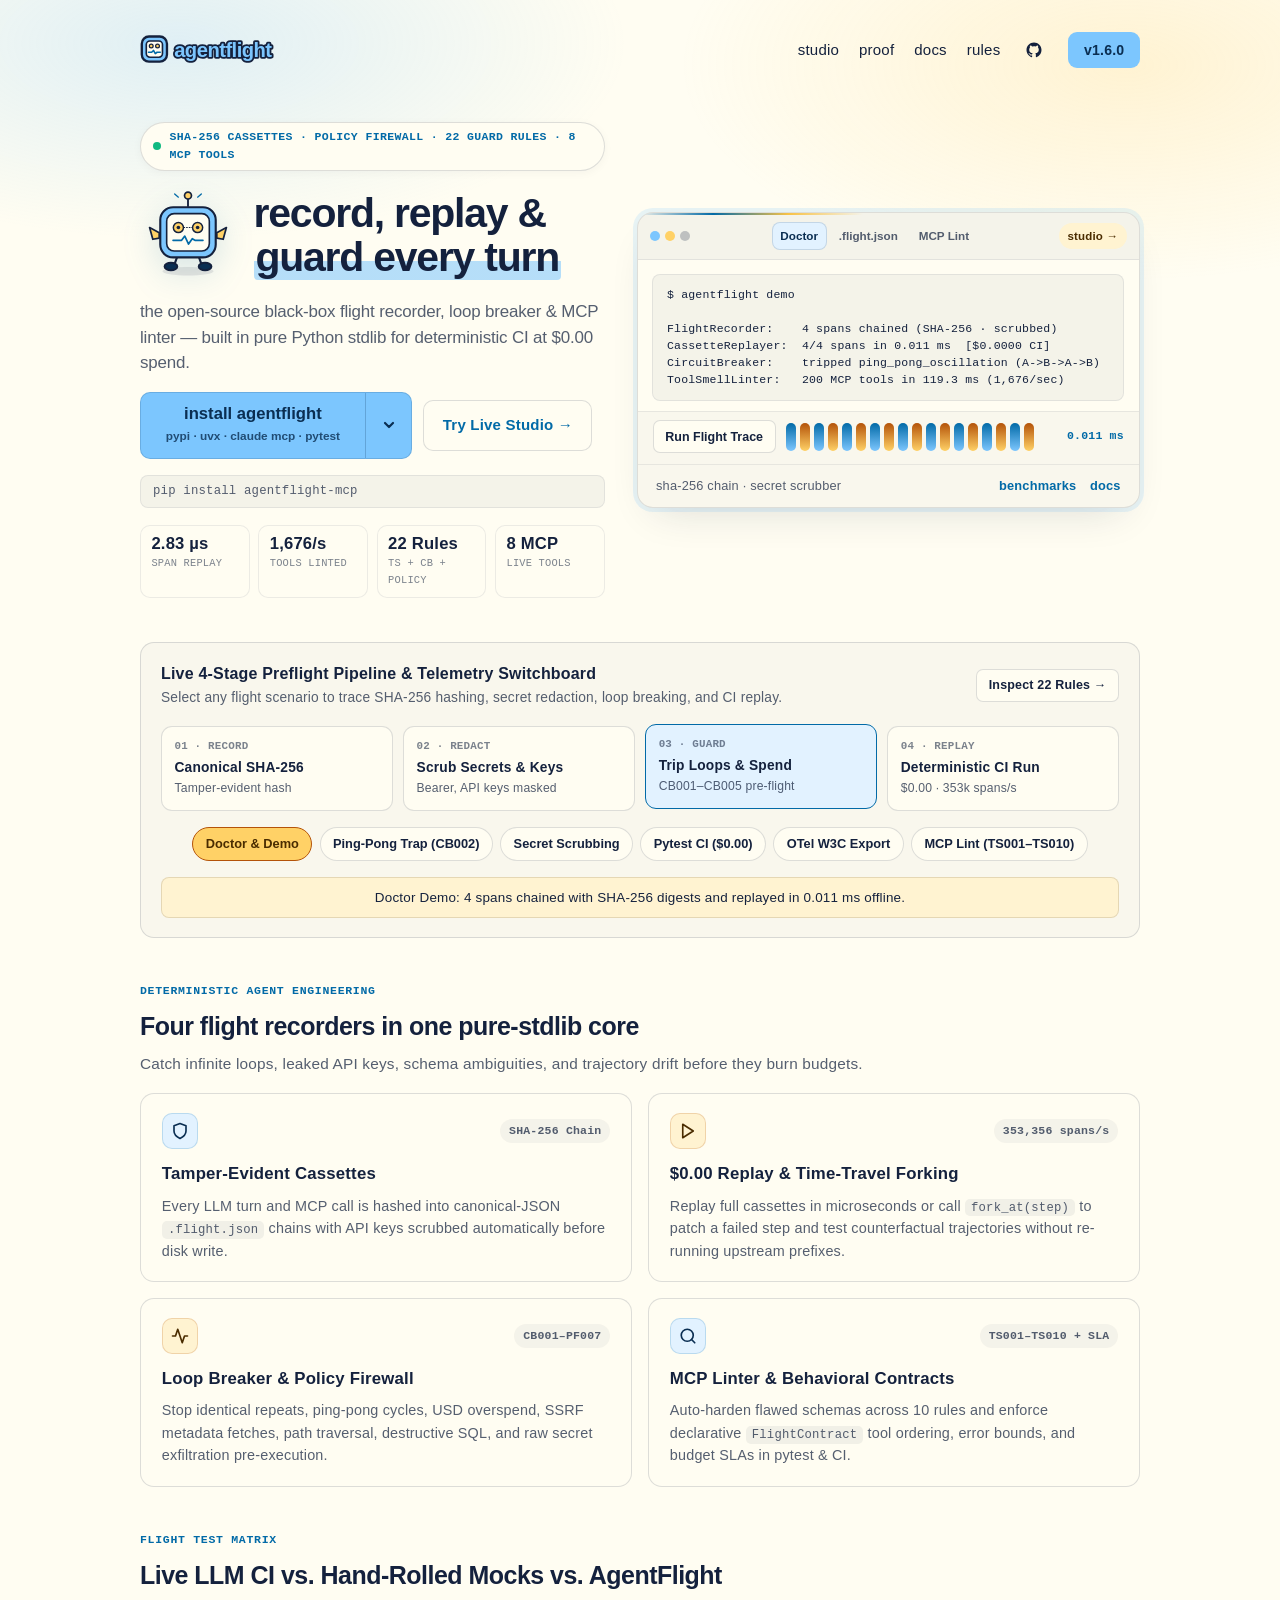
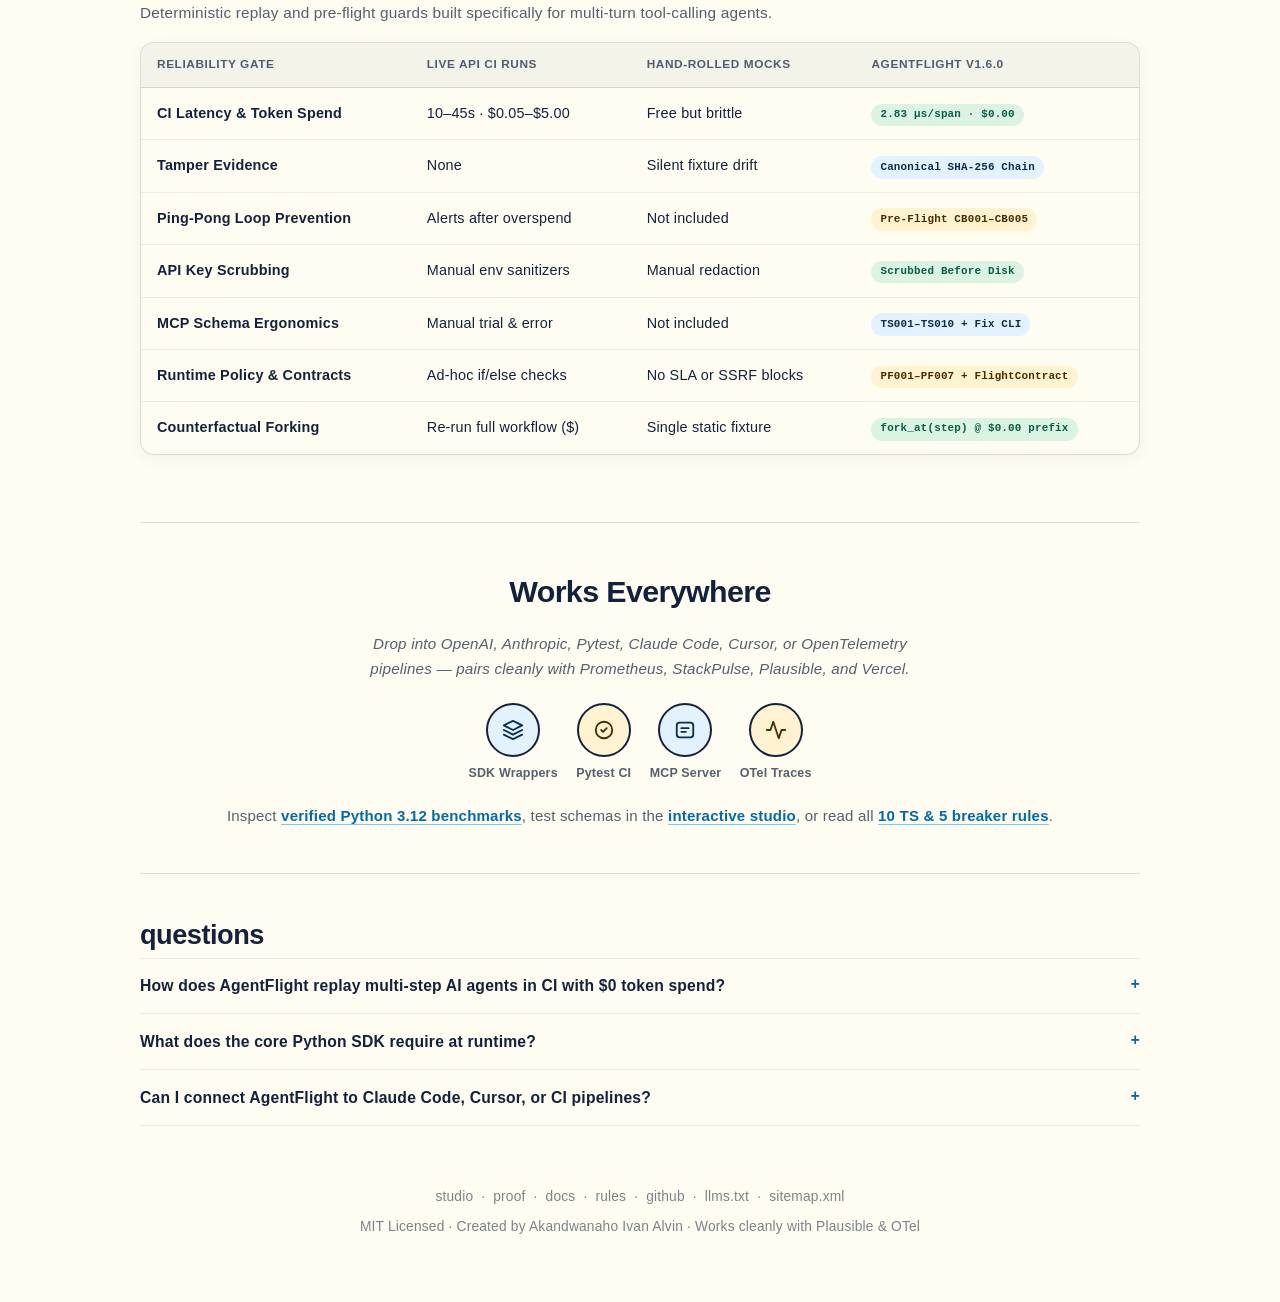
<file: website/index.html>
<!doctype html>
<html lang="en">
  <head>
    <meta charset="utf-8" />
    <meta name="viewport" content="width=device-width, initial-scale=1.0" />
    <title>AgentFlight — AI Agent Flight Recorder, Replay &amp; MCP Linter</title>
    <meta
      name="description"
      content="Record tamper-evident SHA-256 agent cassettes, replay multi-step runs in 0.08 microseconds at $0 spend, trip runaway loops, and lint 10 MCP tool smells."
    />
    <meta
      name="keywords"
      content="AgentFlight, AI agent flight recorder, deterministic trajectory replay, MCP tool-smell linter, loop circuit breaker, SHA-256 cassette, pytest AI testing"
    />
    <meta name="author" content="Akandwanaho Ivan Alvin" />
    <meta name="robots" content="index, follow" />
    <meta name="theme-color" content="#fffdf2" />
    <link rel="canonical" href="https://codesphere-u.github.io/agentflight/" />
    <link rel="icon" type="image/svg+xml" href="./favicon.svg?v=1.6.0" />
    <link rel="manifest" href="./manifest.webmanifest" />

    <meta property="og:type" content="website" />
    <meta property="og:url" content="https://codesphere-u.github.io/agentflight/" />
    <meta property="og:site_name" content="AgentFlight" />
    <meta property="og:title" content="AgentFlight — AI Agent Flight Recorder, Replay &amp; MCP Linter" />
    <meta
      property="og:description"
      content="0.08 us deterministic replay, automatic secret redaction, runaway loop circuit breaking, and 10 MCP ergonomics rules in pure Python stdlib."
    />
    <meta property="og:image" content="https://codesphere-u.github.io/agentflight/og-image.svg" />
    <meta property="og:image:width" content="1200" />
    <meta property="og:image:height" content="630" />
    <meta property="og:image:alt" content="AgentFlight sky-blue and black-box amber social card showing 100 Grade A+ score" />

    <meta name="twitter:card" content="summary_large_image" />
    <meta name="twitter:title" content="AgentFlight — AI Agent Flight Recorder, Replay &amp; MCP Linter" />
    <meta
      name="twitter:description"
      content="VCR flight recorder for AI agents: SHA-256 cassettes, $0.00 CI replay, loop circuit breaker &amp; 10-rule MCP tool linter."
    />
    <meta name="twitter:image" content="https://codesphere-u.github.io/agentflight/og-image.svg" />

    <style>
      [hidden] { display: none !important; }
      .brand-wordmark-svg { height: 36px; width: 196px; display: block; }
    </style>
    <link rel="stylesheet" href="./styles.css?v=1.6.0" />

    <script type="application/ld+json">
      {
        "@context": "https://schema.org",
        "@graph": [
          {
            "@type": "Organization",
            "@id": "https://codesphere-u.github.io/agentflight/#org",
            "name": "AgentFlight",
            "url": "https://codesphere-u.github.io/agentflight/",
            "founder": {
              "@type": "Person",
              "name": "Akandwanaho Ivan Alvin",
              "url": "https://alvin.codesphereug.com/"
            },
            "sameAs": [
              "https://github.com/codesphere-u/agentflight",
              "https://pypi.org/project/agentflight-mcp/"
            ]
          },
          {
            "@type": "WebSite",
            "@id": "https://codesphere-u.github.io/agentflight/#website",
            "url": "https://codesphere-u.github.io/agentflight/",
            "name": "AgentFlight",
            "publisher": {
              "@id": "https://codesphere-u.github.io/agentflight/#org"
            }
          },
          {
            "@type": "SoftwareApplication",
            "@id": "https://codesphere-u.github.io/agentflight/#software",
            "name": "AgentFlight",
            "applicationCategory": "DeveloperApplication",
            "operatingSystem": "macOS, Linux, Windows",
            "softwareVersion": "1.6.0",
            "license": "https://opensource.org/licenses/MIT",
            "url": "https://codesphere-u.github.io/agentflight/",
            "downloadUrl": "https://pypi.org/project/agentflight-mcp/",
            "description": "AI Agent Black-Box Flight Recorder, 0.08 us Deterministic Trajectory Replay, Differential Regression Detector, Loop/Cost Circuit Breaker & 10-Rule MCP Tool-Smell Linter.",
            "publisher": {
              "@id": "https://codesphere-u.github.io/agentflight/#org"
            },
            "offers": {
              "@type": "Offer",
              "price": "0",
              "priceCurrency": "USD"
            }
          },
          {
            "@type": "FAQPage",
            "mainEntity": [
              {
                "@type": "Question",
                "name": "How does AgentFlight replay multi-step AI agents in CI with $0 token spend?",
                "acceptedAnswer": {
                  "@type": "Answer",
                  "text": "FlightRecorder captures every LLM turn, streaming delta, and MCP tool call into a canonical-JSON SHA-256 hash chain (.flight.json or .flight.jsonl) with secrets automatically scrubbed. CassetteReplayer and the built-in pytest plugin stub matching tool calls locally in 0.08 to 2.8 microseconds and raise TrajectoryDivergenceError when arguments drift."
                }
              },
              {
                "@type": "Question",
                "name": "What does the core Python SDK require at runtime?",
                "acceptedAnswer": {
                  "@type": "Answer",
                  "text": "The core AgentFlight recording, replay, circuit-breaker, diffing, OpenTelemetry export, redaction, and MCP linter engine under src/agentflight runs on pure Python 3.10+ standard library with zero external runtime dependencies."
                }
              },
              {
                "@type": "Question",
                "name": "Can I connect AgentFlight to Claude Code, Cursor, or CI pipelines?",
                "acceptedAnswer": {
                  "@type": "Answer",
                  "text": "Yes. Run agentflight serve-mcp locally via uvx, connect directly to the public Streamable HTTP endpoint at https://agentflight-tau.vercel.app/mcp, or gate pull requests using agentflight ci and pytest --flight-mode=replay."
                }
              }
            ]
          }
        ]
      }
    </script>
  </head>
  <body data-analytics="plausible">
    <div class="page-col page-col-home">
      <header class="site-header">
        <a class="brand-link" href="./" aria-label="AgentFlight home">
          <svg class="brand-wordmark-svg" width="196" height="36" viewBox="0 0 218 40" fill="none" role="img" aria-label="agentflight">
            <rect x="2" y="5" width="28" height="28" rx="8" fill="#7cc6fe" stroke="#14213d" stroke-width="2.6" />
            <rect x="7" y="10" width="18" height="18" rx="4" fill="#fffdf2" stroke="#14213d" stroke-width="1.8" />
            <circle cx="12.5" cy="15.5" r="2.1" fill="#ffd166" stroke="#14213d" stroke-width="1.4" />
            <circle cx="19.5" cy="15.5" r="2.1" fill="#ffd166" stroke="#14213d" stroke-width="1.4" />
            <path d="M9.5 22.5H13L15 20.5L17 24L19 22.5H22.5" stroke="#026aa7" stroke-width="1.8" stroke-linecap="round" stroke-linejoin="round" />
            <text x="38" y="28" font-family="-apple-system, BlinkMacSystemFont, 'Segoe UI', Roboto, sans-serif" font-size="22.5" font-weight="800" letter-spacing="-0.6" fill="none" stroke="#14213d" stroke-width="4" stroke-linejoin="round">agentflight</text>
            <text x="38" y="28" font-family="-apple-system, BlinkMacSystemFont, 'Segoe UI', Roboto, sans-serif" font-size="22.5" font-weight="800" letter-spacing="-0.6" fill="#7cc6fe">agentflight</text>
          </svg>
        </a>

        <nav class="header-nav" aria-label="Primary navigation">
          <a href="./studio.html">studio</a>
          <a href="./proof.html">proof</a>
          <a href="./docs.html">docs</a>
          <a href="./rules.html">rules</a>
          <a
            class="icon-link"
            href="https://github.com/codesphere-u/agentflight"
            target="_blank"
            rel="noopener noreferrer"
            aria-label="AgentFlight on GitHub"
          >
            <svg width="18" height="18" viewBox="0 0 24 24" fill="currentColor" aria-hidden="true">
              <path
                d="M12 2C6.477 2 2 6.484 2 12.017c0 4.425 2.865 8.18 6.839 9.504.5.092.682-.217.682-.483 0-.237-.008-.868-.013-1.703-2.782.605-3.369-1.343-3.369-1.343-.454-1.158-1.11-1.466-1.11-1.466-.908-.62.069-.608.069-.608 1.003.07 1.53 1.032 1.53 1.032.892 1.53 2.341 1.088 2.91.832.092-.647.35-1.088.636-1.338-2.22-.253-4.555-1.113-4.555-4.951 0-1.093.39-1.988 1.029-2.688-.103-.253-.446-1.272.098-2.65 0 0 .84-.27 2.75 1.026A9.564 9.564 0 0112 6.844c.85.004 1.705.115 2.504.337 1.909-1.296 2.747-1.027 2.747-1.027.546 1.379.202 2.398.1 2.651.64.7 1.028 1.595 1.028 2.688 0 3.848-2.339 4.695-4.566 4.943.359.309.678.92.678 1.855 0 1.338-.012 2.419-.012 2.747 0 .268.18.58.688.482A10.019 10.019 0 0022 12.017C22 6.484 17.522 2 12 2z"
              />
            </svg>
          </a>
          <a
            class="nav-pill"
            href="https://github.com/codesphere-u/agentflight/releases"
            target="_blank"
            rel="noopener noreferrer"
          >
            v1.6.0
          </a>
        </nav>
      </header>

      <main>
        <section class="hero-deck" aria-labelledby="hero-title">
          <div class="hero-left">
            <div class="live-pill">
              <span class="live-dot" aria-hidden="true"></span>
              <span>SHA-256 CASSETTES · POLICY FIREWALL · 22 GUARD RULES · 8 MCP TOOLS</span>
            </div>

            <div class="hero-identity">
              <div class="mascot-wrap">
                <!-- Original AgentFlight Black-Box Flight Recorder & Radar Mascot in Sky Blue & Amber -->
                <svg
                  width="96"
                  height="96"
                  viewBox="0 0 180 180"
                  fill="none"
                  role="img"
                  aria-label="AgentFlight black-box flight recorder mascot with amber cassette reels and avionics telemetry oscilloscope"
                >
                  <ellipse cx="90" cy="158" rx="48" ry="8" fill="#14213d" fill-opacity="0.1" />
                  <path d="M70 130L64 147" stroke="#14213d" stroke-width="4" stroke-linecap="round" />
                  <ellipse cx="58" cy="149" rx="12" ry="7" fill="#0a2e52" stroke="#14213d" stroke-width="3.5" />
                  <path d="M110 130L116 147" stroke="#14213d" stroke-width="4" stroke-linecap="round" />
                  <ellipse cx="122" cy="149" rx="12" ry="7" fill="#0a2e52" stroke="#14213d" stroke-width="3.5" />

                  <path d="M90 36V20" stroke="#14213d" stroke-width="3.5" stroke-linecap="round" />
                  <circle class="mascot-ping" cx="90" cy="16" r="6.5" fill="#ffd166" stroke="#14213d" stroke-width="3.2" />
                  <path d="M72 19L65 13M108 19L115 13" stroke="#026aa7" stroke-width="2.5" stroke-linecap="round" />

                  <path d="M36 86L18 76L24 98L36 96Z" fill="#ffd166" stroke="#14213d" stroke-width="3.2" stroke-linejoin="round" />
                  <path d="M144 86L162 76L156 98L144 96Z" fill="#ffd166" stroke="#14213d" stroke-width="3.2" stroke-linejoin="round" />

                  <rect x="38" y="38" width="104" height="94" rx="24" fill="#7cc6fe" stroke="#14213d" stroke-width="4" />
                  <rect x="50" y="50" width="80" height="70" rx="14" fill="#fffdf2" stroke="#14213d" stroke-width="3" />

                  <circle cx="72" cy="76" r="9.5" fill="#ffd166" stroke="#14213d" stroke-width="2.8" />
                  <circle cx="72" cy="76" r="3.4" fill="#14213d" />
                  <circle cx="108" cy="76" r="9.5" fill="#ffd166" stroke="#14213d" stroke-width="2.8" />
                  <circle cx="108" cy="76" r="3.4" fill="#14213d" />

                  <line x1="81.5" y1="76" x2="98.5" y2="76" stroke="#14213d" stroke-width="2" stroke-dasharray="3 2" />
                  <path d="M62 100H78L84 92L91 107L98 97L103 100H118" stroke="#026aa7" stroke-width="3.2" stroke-linecap="round" stroke-linejoin="round" />
                </svg>
              </div>

              <h1 id="hero-title">record, replay &amp; <span class="hero-highlight">guard every turn</span></h1>
            </div>

            <p class="hero-sub">
              the open-source black-box flight recorder, loop breaker &amp; MCP linter — built in pure Python stdlib for deterministic CI at $0.00 spend.
            </p>

            <div class="hero-actions" aria-label="Install AgentFlight">
              <div class="split-btn-group">
                <button type="button" class="split-main" id="cta-main-btn">
                  <strong>install agentflight</strong>
                  <span id="hero-cmd-sub">pypi · uvx · claude mcp · pytest</span>
                </button>
                <button
                  type="button"
                  class="split-caret"
                  id="cta-caret-btn"
                  aria-expanded="false"
                  aria-controls="cta-popover"
                  aria-label="Choose runtime target"
                >
                  <svg width="16" height="16" viewBox="0 0 16 16" fill="none" aria-hidden="true">
                    <path d="M4 6L8 10L12 6" stroke="currentColor" stroke-width="2.2" stroke-linecap="round" stroke-linejoin="round" />
                  </svg>
                </button>
              </div>

              <a class="hero-secondary-btn" href="./studio.html">Try Live Studio →</a>

              <div class="cta-popover" id="cta-popover" role="region" aria-label="Installation options" hidden>
                <div class="pop-tabs" role="tablist" aria-label="Runtime mode">
                  <button type="button" class="pop-tab active" role="tab" aria-selected="true" data-persona="pypi">PyPI (pip)</button>
                  <button type="button" class="pop-tab" role="tab" aria-selected="false" data-persona="uvx">uvx Stdio</button>
                  <button type="button" class="pop-tab" role="tab" aria-selected="false" data-persona="mcp">Claude MCP</button>
                  <button type="button" class="pop-tab" role="tab" aria-selected="false" data-persona="pytest">Pytest CI</button>
                </div>

                <div class="pop-cmd">
                  <code id="pop-cmd-code">pip install agentflight-mcp &amp;&amp; agentflight doctor</code>
                  <button type="button" class="action-mini" id="pop-copy-btn">Copy</button>
                </div>
              </div>
            </div>

            <code class="cmd-caption" id="hero-cmd">pip install agentflight-mcp</code>

            <div class="hero-kpis" aria-label="Measured flight benchmarks">
              <div class="hero-kpi"><strong>2.83 µs</strong><span>Span Replay</span></div>
              <div class="hero-kpi"><strong>1,676/s</strong><span>Tools Linted</span></div>
              <div class="hero-kpi"><strong>22 Rules</strong><span>TS + CB + Policy</span></div>
              <div class="hero-kpi"><strong>8 MCP</strong><span>Live Tools</span></div>
            </div>
          </div>

          <section class="hero-console" aria-label="AgentFlight black-box console preview">
            <div class="frame-bar">
              <div class="dots" aria-hidden="true"><span></span><span></span><span></span></div>
              <div class="frame-tabs" role="tablist" aria-label="Preview view">
                <button type="button" class="frame-tab active" role="tab" aria-selected="true" data-homeview="term">Doctor</button>
                <button type="button" class="frame-tab" role="tab" aria-selected="false" data-homeview="cassette">.flight.json</button>
                <button type="button" class="frame-tab" role="tab" aria-selected="false" data-homeview="linter">MCP Lint</button>
              </div>
              <a class="frame-open-link" href="./studio.html">studio →</a>
            </div>

            <div class="preview-body">
              <pre class="code-block" id="home-preview-code">$ agentflight demo

FlightRecorder:    4 spans chained (SHA-256 · scrubbed)
CassetteReplayer:  4/4 spans in 0.011 ms  [$0.0000 CI]
CircuitBreaker:    tripped ping_pong_oscillation (A->B->A->B)
ToolSmellLinter:   200 MCP tools in 119.3 ms (1,676/sec)</pre>
            </div>

            <div class="hero-console-telemetry">
              <button type="button" id="play-flight-btn" class="action-mini">Run Flight Trace</button>
              <div class="telemetry-strip" id="home-telemetry-strip" aria-hidden="true">
                <span class="span-bar"></span><span class="span-bar"></span><span class="span-bar"></span><span class="span-bar"></span>
                <span class="span-bar"></span><span class="span-bar"></span><span class="span-bar"></span><span class="span-bar"></span>
                <span class="span-bar"></span><span class="span-bar"></span><span class="span-bar"></span><span class="span-bar"></span>
                <span class="span-bar"></span><span class="span-bar"></span><span class="span-bar"></span><span class="span-bar"></span>
                <span class="span-bar"></span><span class="span-bar"></span>
              </div>
              <span style="font-family:var(--font-mono); font-size:0.72rem; font-weight:700; color:var(--accent-rail);">0.011 ms</span>
            </div>

            <div class="preview-foot">
              <span>sha-256 chain · secret scrubber</span>
              <div class="preview-foot-links">
                <a href="./proof.html">benchmarks</a>
                <a href="./docs.html">docs</a>
              </div>
            </div>
          </section>
        </section>

        <section class="pipeline-card reveal" aria-label="Interactive preflight guard pipeline">
          <div class="pipeline-top">
            <div>
              <strong>Live 4-Stage Preflight Pipeline &amp; Telemetry Switchboard</strong>
              <span style="display:block; font-size:0.86rem; color:var(--text-70);">Select any flight scenario to trace SHA-256 hashing, secret redaction, loop breaking, and CI replay.</span>
            </div>
            <a class="action-mini" href="./rules.html">Inspect 22 Rules →</a>
          </div>

          <div class="flight-pipeline" id="home-pipeline">
            <div class="flight-stage"><small>01 · Record</small><strong>Canonical SHA-256</strong><span>Tamper-evident hash</span></div>
            <div class="flight-stage"><small>02 · Redact</small><strong>Scrub Secrets &amp; Keys</strong><span>Bearer, API keys masked</span></div>
            <div class="flight-stage active"><small>03 · Guard</small><strong>Trip Loops &amp; Spend</strong><span>CB001–CB005 pre-flight</span></div>
            <div class="flight-stage amber-hit"><small>04 · Replay</small><strong>Deterministic CI Run</strong><span>$0.00 · 353k spans/s</span></div>
          </div>

          <div class="flight-ribbon" aria-label="Preflight scenarios">
            <button type="button" class="flight-chip active" data-flight-key="demo" data-flight-note="Doctor Demo: 4 spans chained with SHA-256 digests and replayed in 0.011 ms offline.">Doctor &amp; Demo</button>
            <button type="button" class="flight-chip" data-flight-key="breaker" data-flight-note="CB002 Ping-Pong Trap: Aborts alternating search_logs &lt;-&gt; refine_query loops before upstream spend.">Ping-Pong Trap (CB002)</button>
            <button type="button" class="flight-chip" data-flight-key="redact" data-flight-note="Secret Scrubber: Replaces sk-live-*** and Bearer tokens cleanly prior to hashing .flight.json.">Secret Scrubbing</button>
            <button type="button" class="flight-chip" data-flight-key="pytest" data-flight-note="Pytest CI Plugin: Replays full multi-step tool trajectories offline in milliseconds at $0.00.">Pytest CI ($0.00)</button>
            <button type="button" class="flight-chip" data-flight-key="otel" data-flight-note="OpenTelemetry Export: Emits standards-compliant W3C TraceContext spans for Prometheus &amp; Grafana.">OTel W3C Export</button>
            <button type="button" class="flight-chip" data-flight-key="lint" data-flight-note="MCP Tool Linter: Audits JSON schemas across TS001–TS010 at 1,676 tools/sec.">MCP Lint (TS001–TS010)</button>
          </div>
          <p class="diag-note" id="flight-sample-note" style="margin:0; text-align:center;">
            Doctor Demo: 4 spans chained with SHA-256 digests and replayed in 0.011 ms offline.
          </p>
        </section>

        <section class="reveal" aria-labelledby="bento-title">
          <div class="section-head">
            <span class="section-eyebrow">Deterministic Agent Engineering</span>
            <h2 id="bento-title">Four flight recorders in one pure-stdlib core</h2>
            <p>Catch infinite loops, leaked API keys, schema ambiguities, and trajectory drift before they burn budgets.</p>
          </div>

          <div class="bento-grid">
            <article class="bento-card">
              <div class="bento-top">
                <span class="bento-icon" aria-hidden="true">
                  <svg width="18" height="18" viewBox="0 0 24 24" fill="none" stroke="currentColor" stroke-width="2.2" stroke-linecap="round" stroke-linejoin="round"><path d="M12 22s8-4 8-10V5l-8-3-8 3v7c0 6 8 10 8 10z"/></svg>
                </span>
                <span class="bento-stat">SHA-256 Chain</span>
              </div>
              <h3>Tamper-Evident Cassettes</h3>
              <p>Every LLM turn and MCP call is hashed into canonical-JSON <code>.flight.json</code> chains with API keys scrubbed automatically before disk write.</p>
            </article>

            <article class="bento-card">
              <div class="bento-top">
                <span class="bento-icon amber" aria-hidden="true">
                  <svg width="18" height="18" viewBox="0 0 24 24" fill="none" stroke="currentColor" stroke-width="2.2" stroke-linecap="round" stroke-linejoin="round"><polygon points="5 3 19 12 5 21 5 3"/></svg>
                </span>
                <span class="bento-stat">353,356 spans/s</span>
              </div>
              <h3>$0.00 Replay &amp; Time-Travel Forking</h3>
              <p>Replay full cassettes in microseconds or call <code>fork_at(step)</code> to patch a failed step and test counterfactual trajectories without re-running upstream prefixes.</p>
            </article>

            <article class="bento-card">
              <div class="bento-top">
                <span class="bento-icon amber" aria-hidden="true">
                  <svg width="18" height="18" viewBox="0 0 24 24" fill="none" stroke="currentColor" stroke-width="2.2" stroke-linecap="round" stroke-linejoin="round"><polyline points="22 12 18 12 15 21 9 3 6 12 2 12"/></svg>
                </span>
                <span class="bento-stat">CB001–PF007</span>
              </div>
              <h3>Loop Breaker &amp; Policy Firewall</h3>
              <p>Stop identical repeats, ping-pong cycles, USD overspend, SSRF metadata fetches, path traversal, destructive SQL, and raw secret exfiltration pre-execution.</p>
            </article>

            <article class="bento-card">
              <div class="bento-top">
                <span class="bento-icon" aria-hidden="true">
                  <svg width="18" height="18" viewBox="0 0 24 24" fill="none" stroke="currentColor" stroke-width="2.2" stroke-linecap="round" stroke-linejoin="round"><circle cx="11" cy="11" r="8"/><path d="m21 21-4.3-4.3"/></svg>
                </span>
                <span class="bento-stat">TS001–TS010 + SLA</span>
              </div>
              <h3>MCP Linter &amp; Behavioral Contracts</h3>
              <p>Auto-harden flawed schemas across 10 rules and enforce declarative <code>FlightContract</code> tool ordering, error bounds, and budget SLAs in pytest &amp; CI.</p>
            </article>
          </div>
        </section>

        <section class="reveal" aria-labelledby="compare-title">
          <div class="section-head">
            <span class="section-eyebrow">Flight Test Matrix</span>
            <h2 id="compare-title">Live LLM CI vs. Hand-Rolled Mocks vs. AgentFlight</h2>
            <p>Deterministic replay and pre-flight guards built specifically for multi-turn tool-calling agents.</p>
          </div>

          <div class="mesh-table-card">
            <div class="mesh-table-scroll">
              <table class="mesh-table">
                <thead>
                  <tr>
                    <th>Reliability Gate</th>
                    <th>Live API CI Runs</th>
                    <th>Hand-Rolled Mocks</th>
                    <th>AgentFlight v1.6.0</th>
                  </tr>
                </thead>
                <tbody>
                  <tr>
                    <td><strong>CI Latency &amp; Token Spend</strong></td>
                    <td>10–45s · $0.05–$5.00</td>
                    <td>Free but brittle</td>
                    <td><span class="pill pill-good">2.83 µs/span · $0.00</span></td>
                  </tr>
                  <tr>
                    <td><strong>Tamper Evidence</strong></td>
                    <td>None</td>
                    <td>Silent fixture drift</td>
                    <td><span class="pill pill-sky">Canonical SHA-256 Chain</span></td>
                  </tr>
                  <tr>
                    <td><strong>Ping-Pong Loop Prevention</strong></td>
                    <td>Alerts after overspend</td>
                    <td>Not included</td>
                    <td><span class="pill pill-amber">Pre-Flight CB001–CB005</span></td>
                  </tr>
                  <tr>
                    <td><strong>API Key Scrubbing</strong></td>
                    <td>Manual env sanitizers</td>
                    <td>Manual redaction</td>
                    <td><span class="pill pill-good">Scrubbed Before Disk</span></td>
                  </tr>
                  <tr>
                    <td><strong>MCP Schema Ergonomics</strong></td>
                    <td>Manual trial &amp; error</td>
                    <td>Not included</td>
                    <td><span class="pill pill-sky">TS001–TS010 + Fix CLI</span></td>
                  </tr>
                  <tr>
                    <td><strong>Runtime Policy &amp; Contracts</strong></td>
                    <td>Ad-hoc if/else checks</td>
                    <td>No SLA or SSRF blocks</td>
                    <td><span class="pill pill-amber">PF001–PF007 + FlightContract</span></td>
                  </tr>
                  <tr>
                    <td><strong>Counterfactual Forking</strong></td>
                    <td>Re-run full workflow ($)</td>
                    <td>Single static fixture</td>
                    <td><span class="pill pill-good">fork_at(step) @ $0.00 prefix</span></td>
                  </tr>
                </tbody>
              </table>
            </div>
          </div>
        </section>

        <hr class="hairline" />

        <section class="ecosystem-section reveal" aria-labelledby="eco-title">
          <h2 id="eco-title">Works Everywhere</h2>
          <p class="ecosystem-sub">
            Drop into OpenAI, Anthropic, Pytest, Claude Code, Cursor, or OpenTelemetry pipelines — pairs cleanly with Prometheus, StackPulse, Plausible, and Vercel.
          </p>

          <div class="eco-badges" aria-label="Supported integrations">
            <a class="eco-item" href="./docs.html#wrappers">
              <span class="eco-circle" aria-hidden="true">
                <svg width="22" height="22" viewBox="0 0 24 24" fill="none" stroke="currentColor" stroke-width="2" stroke-linecap="round" stroke-linejoin="round"><path d="M12 2L2 7l10 5 10-5-10-5z"/><path d="M2 17l10 5 10-5"/><path d="M2 12l10 5 10-5"/></svg>
              </span>
              <span>SDK Wrappers</span>
            </a>

            <a class="eco-item" href="./docs.html#pytest-ci">
              <span class="eco-circle" aria-hidden="true">
                <svg width="22" height="22" viewBox="0 0 24 24" fill="none" stroke="currentColor" stroke-width="2" stroke-linecap="round" stroke-linejoin="round"><circle cx="12" cy="12" r="9"/><path d="M9 12l2 2 4-4"/></svg>
              </span>
              <span>Pytest CI</span>
            </a>

            <a class="eco-item" href="./docs.html#mcp-server">
              <span class="eco-circle" aria-hidden="true">
                <svg width="22" height="22" viewBox="0 0 24 24" fill="none" stroke="currentColor" stroke-width="2" stroke-linecap="round" stroke-linejoin="round"><rect x="3" y="4" width="18" height="16" rx="3"/><path d="M8 10h8M8 14h5"/></svg>
              </span>
              <span>MCP Server</span>
            </a>

            <a class="eco-item" href="./docs.html#post-mortem">
              <span class="eco-circle" aria-hidden="true">
                <svg width="22" height="22" viewBox="0 0 24 24" fill="none" stroke="currentColor" stroke-width="2" stroke-linecap="round" stroke-linejoin="round"><polyline points="22 12 18 12 15 21 9 3 6 12 2 12"/></svg>
              </span>
              <span>OTel Traces</span>
            </a>
          </div>

          <p class="inline-cta-links">
            Inspect <a href="./proof.html">verified Python 3.12 benchmarks</a>, test schemas in the <a href="./studio.html">interactive studio</a>, or read all <a href="./rules.html">10 TS &amp; 5 breaker rules</a>.
          </p>
        </section>

        <hr class="hairline" />

        <section id="faq" class="reveal" aria-labelledby="faq-title">
          <h2 id="faq-title" class="sec-title">questions</h2>
          <div class="faq-stack">
            <details class="faq-item">
              <summary>How does AgentFlight replay multi-step AI agents in CI with $0 token spend?</summary>
              <p>
                <code>FlightRecorder</code> captures every LLM turn, streaming delta, and MCP tool call into a canonical-JSON SHA-256 hash chain (<code>.flight.json</code> or <code>.flight.jsonl</code>) with secrets scrubbed. <code>CassetteReplayer</code> and the built-in pytest plugin stub matching tool calls locally in microseconds and raise <code>TrajectoryDivergenceError</code> when arguments drift.
              </p>
            </details>

            <details class="faq-item">
              <summary>What does the core Python SDK require at runtime?</summary>
              <p>
                Everything inside <code>src/agentflight</code> (recording, replay, loop circuit breaker, trajectory diffing, OpenTelemetry export, PII redaction, and the stdio MCP server) uses pure Python 3.10+ standard library only.
              </p>
            </details>

            <details class="faq-item">
              <summary>Can I connect AgentFlight to Claude Code, Cursor, or CI pipelines?</summary>
              <p>
                Yes. Run <code>agentflight serve-mcp</code> via <code>uvx</code> for local stdio workflows, connect to the hosted Streamable HTTP endpoint at <code>https://agentflight-tau.vercel.app/mcp</code>, or gate pull requests using <code>agentflight ci</code>.
              </p>
            </details>
          </div>
        </section>
      </main>

      <footer class="site-footer">
        <div class="footer-links">
          <a href="./studio.html">studio</a>
          <span>·</span>
          <a href="./proof.html">proof</a>
          <span>·</span>
          <a href="./docs.html">docs</a>
          <span>·</span>
          <a href="./rules.html">rules</a>
          <span>·</span>
          <a href="https://github.com/codesphere-u/agentflight" target="_blank" rel="noopener noreferrer">github</a>
          <span>·</span>
          <a href="./llms.txt">llms.txt</a>
          <span>·</span>
          <a href="./sitemap.xml">sitemap.xml</a>
        </div>
        <div>MIT Licensed · Created by Akandwanaho Ivan Alvin · Works cleanly with Plausible &amp; OTel</div>
      </footer>
    </div>

    <div class="toast" id="toast" role="status" aria-live="polite"></div>
    <script src="./app.js?v=1.6.0" defer></script>
  </body>
</html>
</file>
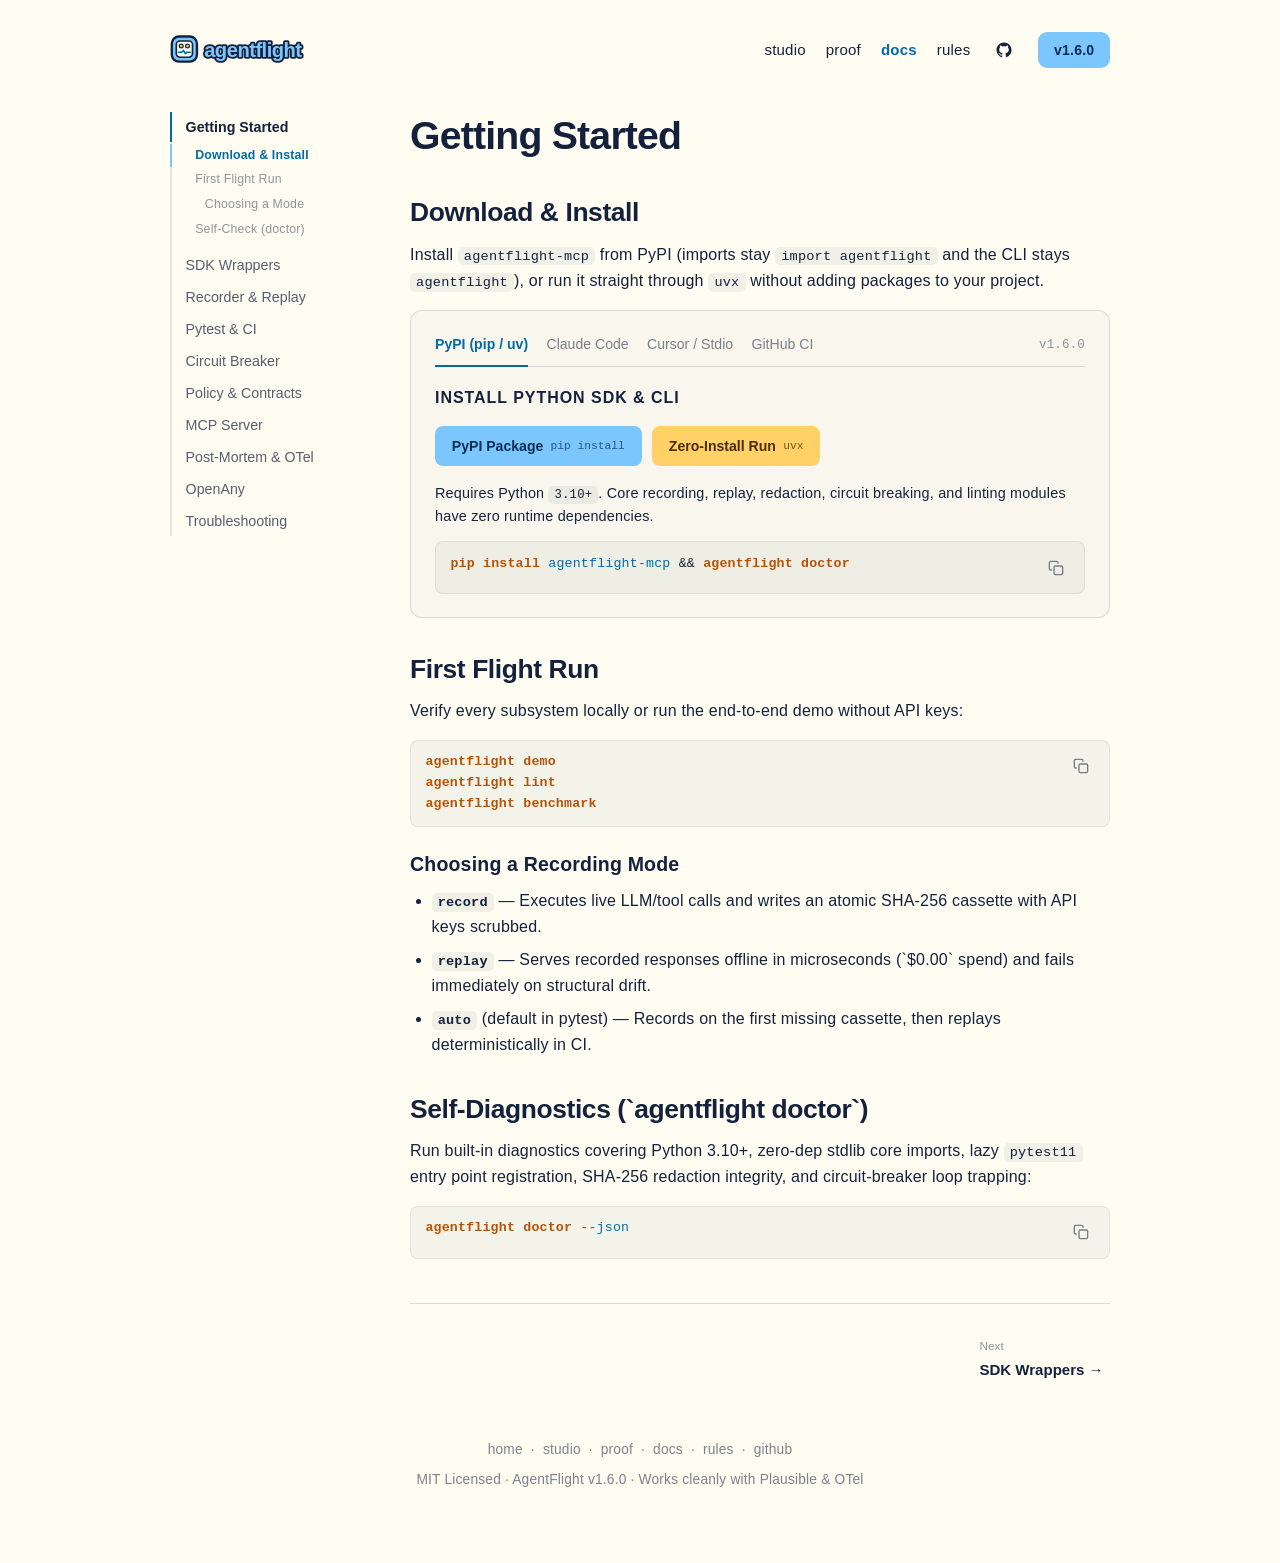
<file: website/docs.html>
<!doctype html>
<html lang="en">
  <head>
    <meta charset="utf-8" />
    <meta name="viewport" content="width=device-width, initial-scale=1.0" />
    <title>AgentFlight — Documentation, SDK, CLI &amp; MCP Guide</title>
    <meta
      name="description"
      content="Install agentflight-mcp, wrap OpenAI/Anthropic clients, record SHA-256 cassettes, run $0 pytest CI replay, wire Claude MCP, and export OpenTelemetry traces."
    />
    <meta name="robots" content="index, follow" />
    <meta name="theme-color" content="#fffdf2" />
    <link rel="canonical" href="https://codesphere-u.github.io/agentflight/docs.html" />
    <link rel="icon" type="image/svg+xml" href="./favicon.svg?v=1.6.0" />
    <link rel="manifest" href="./manifest.webmanifest" />

    <meta property="og:type" content="website" />
    <meta property="og:url" content="https://codesphere-u.github.io/agentflight/docs.html" />
    <meta property="og:title" content="AgentFlight — Documentation, SDK, CLI &amp; MCP Guide" />
    <meta
      property="og:description"
      content="Complete guide for drop-in SDK wrappers, deterministic pytest replay, circuit-breaker configuration, and hosted/local MCP tools."
    />
    <meta property="og:image" content="https://codesphere-u.github.io/agentflight/og-image.svg" />
    <meta name="twitter:card" content="summary_large_image" />
    <meta name="twitter:title" content="AgentFlight — Documentation, SDK, CLI &amp; MCP Guide" />
    <meta
      name="twitter:description"
      content="Record tamper-evident agent cassettes, replay at $0 spend in pytest, and catch MCP tool smells in CI."
    />
    <meta name="twitter:image" content="https://codesphere-u.github.io/agentflight/og-image.svg" />

    <style>
      [hidden] { display: none !important; }
      .page-col-docs { width: min(940px, 100% - 2rem); margin-inline: auto; }
      .brand-wordmark-svg { height: 36px; width: 196px; display: block; }
      .docs-layout { display: flex; align-items: flex-start; gap: 2.75rem; width: 100%; min-width: 0; }
      .docs-sidebar { flex: 0 0 196px; width: 196px; position: sticky; top: 2rem; }
      .docs-mobile-nav { display: none; }
    </style>
    <link rel="stylesheet" href="./styles.css?v=1.6.0" />
  </head>
  <body data-analytics="plausible">
    <div class="page-col page-col-docs">
      <header class="site-header">
        <a class="brand-link" href="./" aria-label="AgentFlight home">
          <svg class="brand-wordmark-svg" width="196" height="36" viewBox="0 0 218 40" fill="none" role="img" aria-label="agentflight">
            <rect x="2" y="5" width="28" height="28" rx="8" fill="#7cc6fe" stroke="#14213d" stroke-width="2.6" />
            <rect x="7" y="10" width="18" height="18" rx="4" fill="#fffdf2" stroke="#14213d" stroke-width="1.8" />
            <circle cx="12.5" cy="15.5" r="2.1" fill="#ffd166" stroke="#14213d" stroke-width="1.4" />
            <circle cx="19.5" cy="15.5" r="2.1" fill="#ffd166" stroke="#14213d" stroke-width="1.4" />
            <path d="M9.5 22.5H13L15 20.5L17 24L19 22.5H22.5" stroke="#026aa7" stroke-width="1.8" stroke-linecap="round" stroke-linejoin="round" />
            <text x="38" y="28" font-family="-apple-system, BlinkMacSystemFont, 'Segoe UI', Roboto, sans-serif" font-size="22.5" font-weight="800" letter-spacing="-0.6" fill="none" stroke="#14213d" stroke-width="4" stroke-linejoin="round">agentflight</text>
            <text x="38" y="28" font-family="-apple-system, BlinkMacSystemFont, 'Segoe UI', Roboto, sans-serif" font-size="22.5" font-weight="800" letter-spacing="-0.6" fill="#7cc6fe">agentflight</text>
          </svg>
        </a>

        <nav class="header-nav" aria-label="Primary navigation">
          <a href="./studio.html">studio</a>
          <a href="./proof.html">proof</a>
          <a class="active" href="./docs.html" aria-current="page">docs</a>
          <a href="./rules.html">rules</a>
          <a
            class="icon-link"
            href="https://github.com/codesphere-u/agentflight"
            target="_blank"
            rel="noopener noreferrer"
            aria-label="AgentFlight on GitHub"
          >
            <svg width="18" height="18" viewBox="0 0 24 24" fill="currentColor" aria-hidden="true">
              <path
                d="M12 2C6.477 2 2 6.484 2 12.017c0 4.425 2.865 8.18 6.839 9.504.5.092.682-.217.682-.483 0-.237-.008-.868-.013-1.703-2.782.605-3.369-1.343-3.369-1.343-.454-1.158-1.11-1.466-1.11-1.466-.908-.62.069-.608.069-.608 1.003.07 1.53 1.032 1.53 1.032.892 1.53 2.341 1.088 2.91.832.092-.647.35-1.088.636-1.338-2.22-.253-4.555-1.113-4.555-4.951 0-1.093.39-1.988 1.029-2.688-.103-.253-.446-1.272.098-2.65 0 0 .84-.27 2.75 1.026A9.564 9.564 0 0112 6.844c.85.004 1.705.115 2.504.337 1.909-1.296 2.747-1.027 2.747-1.027.546 1.379.202 2.398.1 2.651.64.7 1.028 1.595 1.028 2.688 0 3.848-2.339 4.695-4.566 4.943.359.309.678.92.678 1.855 0 1.338-.012 2.419-.012 2.747 0 .268.18.58.688.482A10.019 10.019 0 0022 12.017C22 6.484 17.522 2 12 2z"
              />
            </svg>
          </a>
          <a
            class="nav-pill"
            href="https://github.com/codesphere-u/agentflight/releases"
            target="_blank"
            rel="noopener noreferrer"
          >
            v1.6.0
          </a>
        </nav>
      </header>

      <main>
        <div class="docs-mobile-nav" aria-label="Documentation chapters mobile switcher">
          <button type="button" class="docs-mobile-chip active" data-doc-target="getting-started">Getting Started</button>
          <button type="button" class="docs-mobile-chip" data-doc-target="wrappers">SDK Wrappers</button>
          <button type="button" class="docs-mobile-chip" data-doc-target="recorder">Recorder &amp; Replay</button>
          <button type="button" class="docs-mobile-chip" data-doc-target="pytest-ci">Pytest &amp; CI</button>
          <button type="button" class="docs-mobile-chip" data-doc-target="circuit-breaker">Circuit Breaker</button>
          <button type="button" class="docs-mobile-chip" data-doc-target="policy-contracts">Policy &amp; Contracts</button>
          <button type="button" class="docs-mobile-chip" data-doc-target="mcp-server">MCP Server</button>
          <button type="button" class="docs-mobile-chip" data-doc-target="post-mortem">Post-Mortem &amp; OTel</button>
          <button type="button" class="docs-mobile-chip" data-doc-target="openany">OpenAny</button>
          <button type="button" class="docs-mobile-chip" data-doc-target="troubleshooting">Troubleshooting</button>
        </div>

        <div class="docs-layout">
          <aside class="docs-sidebar" aria-label="Documentation navigation">
            <nav>
              <ul class="docs-rail">
                <li class="doc-nav-item">
                  <button type="button" class="doc-nav-link active" data-doc-target="getting-started">Getting Started</button>
                  <ul class="doc-subrail open" data-subrail="getting-started">
                    <li><a class="doc-sub-link active" href="#doc-install" data-doc-anchor="getting-started">Download &amp; Install</a></li>
                    <li><a class="doc-sub-link" href="#doc-first-flight" data-doc-anchor="getting-started">First Flight Run</a></li>
                    <li><a class="doc-sub-link sub-h3" href="#doc-modes" data-doc-anchor="getting-started">Choosing a Mode</a></li>
                    <li><a class="doc-sub-link" href="#doc-doctor" data-doc-anchor="getting-started">Self-Check (doctor)</a></li>
                  </ul>
                </li>

                <li class="doc-nav-item">
                  <button type="button" class="doc-nav-link" data-doc-target="wrappers">SDK Wrappers</button>
                  <ul class="doc-subrail" data-subrail="wrappers">
                    <li><a class="doc-sub-link" href="#wrap-openai" data-doc-anchor="wrappers">OpenAI &amp; Compatible</a></li>
                    <li><a class="doc-sub-link" href="#wrap-anthropic" data-doc-anchor="wrappers">Anthropic Messages</a></li>
                    <li><a class="doc-sub-link" href="#wrap-callable" data-doc-anchor="wrappers">Callbacks &amp; Decorators</a></li>
                  </ul>
                </li>

                <li class="doc-nav-item">
                  <button type="button" class="doc-nav-link" data-doc-target="recorder">Recorder &amp; Replay</button>
                  <ul class="doc-subrail" data-subrail="recorder">
                    <li><a class="doc-sub-link" href="#rec-sha256" data-doc-anchor="recorder">SHA-256 Hash Chain</a></li>
                    <li><a class="doc-sub-link" href="#rec-redact" data-doc-anchor="recorder">Automatic Redaction</a></li>
                    <li><a class="doc-sub-link" href="#rec-replay" data-doc-anchor="recorder">Deterministic Stubs</a></li>
                    <li><a class="doc-sub-link" href="#rec-fork" data-doc-anchor="recorder">Time-Travel Forking</a></li>
                  </ul>
                </li>

                <li class="doc-nav-item">
                  <button type="button" class="doc-nav-link" data-doc-target="pytest-ci">Pytest &amp; CI</button>
                  <ul class="doc-subrail" data-subrail="pytest-ci">
                    <li><a class="doc-sub-link" href="#pytest-markers" data-doc-anchor="pytest-ci">Pytest Plugin &amp; Fixtures</a></li>
                    <li><a class="doc-sub-link" href="#ci-diff" data-doc-anchor="pytest-ci">Trajectory Diffing</a></li>
                    <li><a class="doc-sub-link" href="#ci-workflow" data-doc-anchor="pytest-ci">GitHub Actions Gate</a></li>
                  </ul>
                </li>

                <li class="doc-nav-item">
                  <button type="button" class="doc-nav-link" data-doc-target="circuit-breaker">Circuit Breaker</button>
                  <ul class="doc-subrail" data-subrail="circuit-breaker">
                    <li><a class="doc-sub-link" href="#cb-loops" data-doc-anchor="circuit-breaker">Loop &amp; Ping-Pong Traps</a></li>
                    <li><a class="doc-sub-link" href="#cb-budget" data-doc-anchor="circuit-breaker">Token &amp; USD Budgets</a></li>
                  </ul>
                </li>

                <li class="doc-nav-item">
                  <button type="button" class="doc-nav-link" data-doc-target="policy-contracts">Policy &amp; Contracts</button>
                  <ul class="doc-subrail" data-subrail="policy-contracts">
                    <li><a class="doc-sub-link" href="#pc-firewall" data-doc-anchor="policy-contracts">Runtime Policy Firewall</a></li>
                    <li><a class="doc-sub-link" href="#pc-contract" data-doc-anchor="policy-contracts">Behavioral Contracts</a></li>
                    <li><a class="doc-sub-link" href="#pc-ci" data-doc-anchor="policy-contracts">CLI &amp; Studio Sandbox</a></li>
                  </ul>
                </li>

                <li class="doc-nav-item">
                  <button type="button" class="doc-nav-link" data-doc-target="mcp-server">MCP Server</button>
                  <ul class="doc-subrail" data-subrail="mcp-server">
                    <li><a class="doc-sub-link" href="#mcp-tools" data-doc-anchor="mcp-server">Tools, Resources &amp; Prompts</a></li>
                    <li><a class="doc-sub-link" href="#mcp-hosted" data-doc-anchor="mcp-server">Hosted vs Stdio Clients</a></li>
                  </ul>
                </li>

                <li class="doc-nav-item">
                  <button type="button" class="doc-nav-link" data-doc-target="post-mortem">Post-Mortem &amp; OTel</button>
                  <ul class="doc-subrail" data-subrail="post-mortem">
                    <li><a class="doc-sub-link" href="#pm-aaib" data-doc-anchor="post-mortem">Incident Post-Mortem</a></li>
                    <li><a class="doc-sub-link" href="#pm-otel" data-doc-anchor="post-mortem">W3C TraceContext / OTel</a></li>
                  </ul>
                </li>

                <li class="doc-nav-item">
                  <button type="button" class="doc-nav-link" data-doc-target="openany">OpenAny</button>
                  <ul class="doc-subrail" data-subrail="openany">
                    <li><a class="doc-sub-link" href="#oa-quickstart" data-doc-anchor="openany">Budget Shield &amp; Streaming</a></li>
                    <li><a class="doc-sub-link" href="#oa-cli" data-doc-anchor="openany">OpenAny CLI Commands</a></li>
                  </ul>
                </li>

                <li class="doc-nav-item">
                  <button type="button" class="doc-nav-link" data-doc-target="troubleshooting">Troubleshooting</button>
                  <ul class="doc-subrail" data-subrail="troubleshooting">
                    <li><a class="doc-sub-link" href="#ts-divergence" data-doc-anchor="troubleshooting">TrajectoryDivergenceError</a></li>
                    <li><a class="doc-sub-link" href="#ts-tamper" data-doc-anchor="troubleshooting">CassetteTamperError</a></li>
                    <li><a class="doc-sub-link" href="#ts-about" data-doc-anchor="troubleshooting">License &amp; Provenance</a></li>
                  </ul>
                </li>
              </ul>
            </nav>
          </aside>

          <article class="doc-content" id="doc-article">
            <h1 id="doc-chapter-title">Getting Started</h1>

            <!-- CHAPTER 1 -->
            <section class="doc-chapter" data-chapter="getting-started">
              <h2 id="doc-install">Download &amp; Install</h2>
              <p>
                Install <code>agentflight-mcp</code> from PyPI (imports stay <code>import agentflight</code> and the CLI stays <code>agentflight</code>), or run it straight through <code>uvx</code> without adding packages to your project.
              </p>

              <div class="handy-card">
                <div class="handy-tabs-bar">
                  <div class="handy-tabs" role="tablist" aria-label="Install method">
                    <button type="button" class="handy-tab active" role="tab" aria-selected="true" data-install="pypi">
                      PyPI (pip / uv)
                    </button>
                    <button type="button" class="handy-tab" role="tab" aria-selected="false" data-install="claude">
                      Claude Code
                    </button>
                    <button type="button" class="handy-tab" role="tab" aria-selected="false" data-install="cursor">
                      Cursor / Stdio
                    </button>
                    <button type="button" class="handy-tab" role="tab" aria-selected="false" data-install="ci">
                      GitHub CI
                    </button>
                  </div>
                  <span class="version-tag">v1.6.0</span>
                </div>

                <p class="eyebrow-label" id="inst-eyebrow">INSTALL PYTHON SDK &amp; CLI</p>

                <div class="handy-btn-row">
                  <button type="button" class="handy-pill-btn" data-copy="pip install agentflight-mcp">
                    PyPI Package <span>pip install</span>
                  </button>
                  <button type="button" class="handy-pill-btn amber" data-copy="uvx --from agentflight-mcp agentflight doctor">
                    Zero-Install Run <span>uvx</span>
                  </button>
                </div>

                <p style="font-size: 0.9rem; margin-bottom: 0.65rem;" id="inst-note">
                  Requires Python <code>3.10+</code>. Core recording, replay, redaction, circuit breaking, and linting modules have zero runtime dependencies.
                </p>

                <div class="doc-codeblock" style="margin-bottom: 0;">
                  <pre id="inst-code"><span class="syn-cmd">pip install</span> <span class="syn-arg">agentflight-mcp</span> &amp;&amp; <span class="syn-cmd">agentflight doctor</span></pre>
                  <button type="button" class="copy-icon-btn" id="inst-copy-btn" data-copy="pip install agentflight-mcp && agentflight doctor" aria-label="Copy install command">
                    <svg width="16" height="16" viewBox="0 0 24 24" fill="none" stroke="currentColor" stroke-width="2" stroke-linecap="round" stroke-linejoin="round" aria-hidden="true"><rect x="9" y="9" width="13" height="13" rx="2"/><path d="M5 15H4a2 2 0 0 1-2-2V4a2 2 0 0 1 2-2h9a2 2 0 0 1 2 2v1"/></svg>
                  </button>
                </div>
              </div>

              <h2 id="doc-first-flight">First Flight Run</h2>
              <p>Verify every subsystem locally or run the end-to-end demo without API keys:</p>

              <div class="doc-codeblock">
                <pre><span class="syn-cmd">agentflight demo</span>
<span class="syn-cmd">agentflight lint</span>
<span class="syn-cmd">agentflight benchmark</span></pre>
                <button type="button" class="copy-icon-btn" data-copy="agentflight demo && agentflight lint && agentflight benchmark" aria-label="Copy quickstart commands">
                  <svg width="16" height="16" viewBox="0 0 24 24" fill="none" stroke="currentColor" stroke-width="2" stroke-linecap="round" stroke-linejoin="round" aria-hidden="true"><rect x="9" y="9" width="13" height="13" rx="2"/><path d="M5 15H4a2 2 0 0 1-2-2V4a2 2 0 0 1 2-2h9a2 2 0 0 1 2 2v1"/></svg>
                </button>
              </div>

              <h3 id="doc-modes">Choosing a Recording Mode</h3>
              <ul>
                <li><strong><code>record</code></strong> — Executes live LLM/tool calls and writes an atomic SHA-256 cassette with API keys scrubbed.</li>
                <li><strong><code>replay</code></strong> — Serves recorded responses offline in microseconds (`$0.00` spend) and fails immediately on structural drift.</li>
                <li><strong><code>auto</code></strong> (default in pytest) — Records on the first missing cassette, then replays deterministically in CI.</li>
              </ul>

              <h2 id="doc-doctor">Self-Diagnostics (`agentflight doctor`)</h2>
              <p>Run built-in diagnostics covering Python 3.10+, zero-dep stdlib core imports, lazy <code>pytest11</code> entry point registration, SHA-256 redaction integrity, and circuit-breaker loop trapping:</p>
              <div class="doc-codeblock">
                <pre><span class="syn-cmd">agentflight doctor</span> <span class="syn-arg">--json</span></pre>
                <button type="button" class="copy-icon-btn" data-copy="agentflight doctor --json" aria-label="Copy doctor command">
                  <svg width="16" height="16" viewBox="0 0 24 24" fill="none" stroke="currentColor" stroke-width="2" stroke-linecap="round" stroke-linejoin="round" aria-hidden="true"><rect x="9" y="9" width="13" height="13" rx="2"/><path d="M5 15H4a2 2 0 0 1-2-2V4a2 2 0 0 1 2-2h9a2 2 0 0 1 2 2v1"/></svg>
                </button>
              </div>
            </section>

            <!-- CHAPTER 2 -->
            <section class="doc-chapter" data-chapter="wrappers" hidden>
              <h2 id="wrap-openai">OpenAI &amp; Compatible Clients</h2>
              <p>
                Wrap synchronous or async <code>OpenAI</code>, <code>AsyncOpenAI</code>, OpenRouter, vLLM, or OpenAny clients in one line—recording both standard responses and <code>stream=True</code> delta chunks.
              </p>
              <div class="doc-codeblock">
                <pre><span class="syn-arg">from</span> openai <span class="syn-arg">import</span> OpenAI
<span class="syn-arg">from</span> agentflight <span class="syn-arg">import</span> wrap_openai, TrajectoryCircuitBreaker

client = wrap_openai(OpenAI(), guard=TrajectoryCircuitBreaker(max_cost_usd=0.25))
resp = client.chat.completions.create(model=<span class="syn-str">"gpt-4o-mini"</span>, messages=[{<span class="syn-str">"role"</span>: <span class="syn-str">"user"</span>, <span class="syn-str">"content"</span>: <span class="syn-str">"Health?"</span>}])
client.agentflight_recorder.save(<span class="syn-str">"tests/cassettes/health.flight.json"</span>)</pre>
                <button type="button" class="copy-icon-btn" data-copy='from openai import OpenAI&#10;from agentflight import wrap_openai, TrajectoryCircuitBreaker&#10;&#10;client = wrap_openai(OpenAI(), guard=TrajectoryCircuitBreaker(max_cost_usd=0.25))&#10;resp = client.chat.completions.create(model="gpt-4o-mini", messages=[{"role": "user", "content": "Health?"}])&#10;client.agentflight_recorder.save("tests/cassettes/health.flight.json")' aria-label="Copy wrap_openai snippet">
                  <svg width="16" height="16" viewBox="0 0 24 24" fill="none" stroke="currentColor" stroke-width="2" stroke-linecap="round" stroke-linejoin="round" aria-hidden="true"><rect x="9" y="9" width="13" height="13" rx="2"/><path d="M5 15H4a2 2 0 0 1-2-2V4a2 2 0 0 1 2-2h9a2 2 0 0 1 2 2v1"/></svg>
                </button>
              </div>

              <h2 id="wrap-anthropic">Anthropic Messages &amp; Streaming</h2>
              <p>
                Use <code>wrap_anthropic(Anthropic(), ...)</code> to capture synchronous, async, and streamed Claude messages with coalesced tool-use blocks and token telemetry.
              </p>

              <h2 id="wrap-callable">Callbacks &amp; Decorators (`wrap_callable`)</h2>
              <p>
                Instrument any Python tool function with <code>@wrap_callable</code> or pass <code>FlightCallbackHandler</code> directly into LangChain, LangGraph, or custom agent loops.
              </p>
            </section>

            <!-- CHAPTER 3 -->
            <section class="doc-chapter" data-chapter="recorder" hidden>
              <h2 id="rec-sha256">Canonical JSON SHA-256 Hash Chain</h2>
              <p>
                Every <code>TrajectorySpan</code> hashes canonical sorted JSON (<code>sort_keys=True</code>) chained from <code>GENESIS_HASH</code> via <code>prev_hash -&gt; step_hash</code>. Reordered Python dictionary keys never cause false negatives, whereas silent edits trigger <code>CassetteTamperError</code>.
              </p>

              <h2 id="rec-redact">Automatic PII &amp; Secret Scrubbing</h2>
              <p>
                <code>FlightRecorder(..., redact_secrets=True)</code> scrubs OpenAI, Anthropic, GitHub, AWS keys, Bearer tokens, JWTs, Basic Auth URLs, and auth headers <em>before</em> computing SHA-256 digests so cassettes can be safely committed to Git.
              </p>

              <h2 id="rec-replay">Deterministic Stubs (`CassetteReplayer`)</h2>
              <div class="doc-codeblock">
                <pre><span class="syn-arg">from</span> agentflight <span class="syn-arg">import</span> CassetteReplayer

replayer = CassetteReplayer(<span class="syn-str">"cassettes/incident_8841.flight.json"</span>, strict_order=True)
query_metrics = replayer.stub_tool(<span class="syn-str">"prometheus.query_metrics"</span>, kind=<span class="syn-str">"mcp_rpc"</span>)
result = query_metrics(window=<span class="syn-str">"15m"</span>, service=<span class="syn-str">"payment-api"</span>)</pre>
                <button type="button" class="copy-icon-btn" data-copy='from agentflight import CassetteReplayer&#10;&#10;replayer = CassetteReplayer("cassettes/incident_8841.flight.json", strict_order=True)&#10;query_metrics = replayer.stub_tool("prometheus.query_metrics", kind="mcp_rpc")&#10;result = query_metrics(window="15m", service="payment-api")' aria-label="Copy replayer code">
                  <svg width="16" height="16" viewBox="0 0 24 24" fill="none" stroke="currentColor" stroke-width="2" stroke-linecap="round" stroke-linejoin="round" aria-hidden="true"><rect x="9" y="9" width="13" height="13" rx="2"/><path d="M5 15H4a2 2 0 0 1-2-2V4a2 2 0 0 1 2-2h9a2 2 0 0 1 2 2v1"/></svg>
                </button>
              </div>

              <h2 id="rec-fork">Time-Travel Cassette Forking (<code>fork_from</code> / <code>fork_at</code>)</h2>
              <p>
                Branch any saved trajectory from step <code>k</code> with a simulated counterfactual output override—reusing upstream steps at <code>$0.00</code> cost while rebuilding valid SHA-256 chain hashes.
              </p>
              <div class="doc-codeblock">
                <pre><span class="syn-arg">from</span> agentflight <span class="syn-arg">import</span> CassetteReplayer, verify_cassette

forked = CassetteReplayer(<span class="syn-str">"cassettes/failed_run.flight.json"</span>).fork_at(
    step_index=2,
    agent_id=<span class="syn-str">"sre-counterfactual"</span>,
    override_output={<span class="syn-str">"status"</span>: <span class="syn-str">"200 OK"</span>, <span class="syn-str">"latency_p99_ms"</span>: 42.0},
)
forked.save(<span class="syn-str">"cassettes/patched.flight.json"</span>)
<span class="syn-arg">assert</span> verify_cassette(forked) <span class="syn-arg">is</span> True</pre>
                <button type="button" class="copy-icon-btn" data-copy='from agentflight import CassetteReplayer, verify_cassette&#10;&#10;forked = CassetteReplayer("cassettes/failed_run.flight.json").fork_at(&#10;    step_index=2,&#10;    agent_id="sre-counterfactual",&#10;    override_output={"status": "200 OK", "latency_p99_ms": 42.0},&#10;)&#10;forked.save("cassettes/patched.flight.json")&#10;assert verify_cassette(forked) is True' aria-label="Copy fork_at code">
                  <svg width="16" height="16" viewBox="0 0 24 24" fill="none" stroke="currentColor" stroke-width="2" stroke-linecap="round" stroke-linejoin="round" aria-hidden="true"><rect x="9" y="9" width="13" height="13" rx="2"/><path d="M5 15H4a2 2 0 0 1-2-2V4a2 2 0 0 1 2-2h9a2 2 0 0 1 2 2v1"/></svg>
                </button>
              </div>
            </section>

            <!-- CHAPTER 4 -->
            <section class="doc-chapter" data-chapter="pytest-ci" hidden>
              <h2 id="pytest-markers">Auto-Registered Pytest Plugin (`pytest11`)</h2>
              <p>
                Installing <code>agentflight-mcp</code> automatically registers built-in fixtures (<code>flight_recorder</code>, <code>flight_guard</code>, <code>flight_session</code>) plus <code>@pytest.mark.flight_cassette(...)</code>.
              </p>
              <div class="doc-codeblock">
                <pre><span class="syn-arg">import</span> pytest

@pytest.mark.flight_cassette(<span class="syn-str">"tests/cassettes/checkout.flight.json"</span>)
<span class="syn-arg">def</span> test_checkout_deterministic(flight_session, flight_guard):
    search = flight_session.stub(<span class="syn-str">"search_catalog"</span>, fallback_fn=<span class="syn-arg">lambda</span> q: {<span class="syn-str">"hits"</span>: [q]})
    <span class="syn-arg">assert</span> search(q=<span class="syn-str">"router"</span>)[<span class="syn-str">"hits"</span>] == [<span class="syn-str">"router"</span>]</pre>
                <button type="button" class="copy-icon-btn" data-copy='import pytest&#10;&#10;@pytest.mark.flight_cassette("tests/cassettes/checkout.flight.json")&#10;def test_checkout_deterministic(flight_session, flight_guard):&#10;    search = flight_session.stub("search_catalog", fallback_fn=lambda q: {"hits": [q]})&#10;    assert search(q="router")["hits"] == ["router"]' aria-label="Copy pytest example">
                  <svg width="16" height="16" viewBox="0 0 24 24" fill="none" stroke="currentColor" stroke-width="2" stroke-linecap="round" stroke-linejoin="round" aria-hidden="true"><rect x="9" y="9" width="13" height="13" rx="2"/><path d="M5 15H4a2 2 0 0 1-2-2V4a2 2 0 0 1 2-2h9a2 2 0 0 1 2 2v1"/></svg>
                </button>
              </div>

              <h2 id="ci-diff">Behavioral Trajectory Diffing</h2>
              <p>
                Compare baseline and candidate cassettes across model or prompt upgrades using Levenshtein/LCS sequence distance plus token/cost/error deltas:
              </p>
              <div class="doc-codeblock">
                <pre><span class="syn-cmd">agentflight diff</span> <span class="syn-arg">baseline.flight.json candidate.flight.json</span> <span class="syn-arg">--similarity-threshold</span> <span class="syn-str">0.85</span></pre>
                <button type="button" class="copy-icon-btn" data-copy="agentflight diff baseline.flight.json candidate.flight.json --similarity-threshold 0.85" aria-label="Copy diff command">
                  <svg width="16" height="16" viewBox="0 0 24 24" fill="none" stroke="currentColor" stroke-width="2" stroke-linecap="round" stroke-linejoin="round" aria-hidden="true"><rect x="9" y="9" width="13" height="13" rx="2"/><path d="M5 15H4a2 2 0 0 1-2-2V4a2 2 0 0 1 2-2h9a2 2 0 0 1 2 2v1"/></svg>
                </button>
              </div>

              <h2 id="ci-workflow">GitHub Actions Pre-Flight Gate</h2>
              <div class="doc-codeblock">
                <pre><span class="syn-cmd">agentflight ci</span> <span class="syn-arg">--schema-file tools.json --cassette tests/cassettes/run.flight.json --fail-on-smell --github-summary</span></pre>
                <button type="button" class="copy-icon-btn" data-copy="agentflight ci --schema-file tools.json --cassette tests/cassettes/run.flight.json --fail-on-smell --github-summary" aria-label="Copy agentflight ci command">
                  <svg width="16" height="16" viewBox="0 0 24 24" fill="none" stroke="currentColor" stroke-width="2" stroke-linecap="round" stroke-linejoin="round" aria-hidden="true"><rect x="9" y="9" width="13" height="13" rx="2"/><path d="M5 15H4a2 2 0 0 1-2-2V4a2 2 0 0 1 2-2h9a2 2 0 0 1 2 2v1"/></svg>
                </button>
              </div>
            </section>

            <!-- CHAPTER 5 -->
            <section class="doc-chapter" data-chapter="circuit-breaker" hidden>
              <h2 id="cb-loops">Loop &amp; Ping-Pong Detection</h2>
              <p>
                <code>TrajectoryCircuitBreaker</code> inspects actor + canonical argument digests on every turn to stop exact identical repeats, two-step <code>A -&gt; B -&gt; A -&gt; B</code> ping-pong loops, three-step cycles, and consecutive error storms.
              </p>

              <h2 id="cb-budget">Thread-Safe Token &amp; USD Spend Caps</h2>
              <p>
                Enforce hard limits globally across worker threads via <code>with breaker.reserve_budget(estimated_usd): ...</code> so parallel tool invocations cannot overshoot budget ceilings.
              </p>
              <div class="doc-codeblock">
                <pre><span class="syn-arg">from</span> agentflight <span class="syn-arg">import</span> TrajectoryCircuitBreaker

guard = TrajectoryCircuitBreaker(max_identical_repeats=3, max_ping_pong_cycles=2, max_total_tokens=25000, max_cost_usd=0.50)</pre>
                <button type="button" class="copy-icon-btn" data-copy="from agentflight import TrajectoryCircuitBreaker&#10;&#10;guard = TrajectoryCircuitBreaker(max_identical_repeats=3, max_ping_pong_cycles=2, max_total_tokens=25000, max_cost_usd=0.50)" aria-label="Copy circuit breaker config">
                  <svg width="16" height="16" viewBox="0 0 24 24" fill="none" stroke="currentColor" stroke-width="2" stroke-linecap="round" stroke-linejoin="round" aria-hidden="true"><rect x="9" y="9" width="13" height="13" rx="2"/><path d="M5 15H4a2 2 0 0 1-2-2V4a2 2 0 0 1 2-2h9a2 2 0 0 1 2 2v1"/></svg>
                </button>
              </div>
            </section>

            <!-- CHAPTER 6: POLICY & CONTRACTS -->
            <section class="doc-chapter" data-chapter="policy-contracts" hidden>
              <h2 id="pc-firewall">Runtime Policy Firewall (PF001–PF007)</h2>
              <p>
                Pass <code>TrajectoryPolicyEngine</code> into <code>TrajectoryCircuitBreaker</code> to block dangerous tool arguments pre-execution: SSRF/cloud-metadata URLs (<code>PF003</code>), path traversal (<code>PF004</code>), destructive SQL DDL (<code>PF005</code>), unredacted secrets (<code>PF006</code>), and read-only violations (<code>PF002</code>).
              </p>
              <div class="doc-codeblock">
                <pre><span class="syn-arg">from</span> agentflight <span class="syn-arg">import</span> TrajectoryCircuitBreaker, TrajectoryPolicyEngine

policy = TrajectoryPolicyEngine(mode=<span class="syn-str">"strict"</span>, max_mutations=2)
guard = TrajectoryCircuitBreaker(max_cost_usd=0.25, policy=policy)
guard.observe(<span class="syn-str">"fetch_url"</span>, {<span class="syn-str">"url"</span>: <span class="syn-str">"http://169.254.169.254/latest/meta-data/"</span>})  <span class="syn-cmt"># Raises PolicyViolationError (PF003)</span></pre>
                <button type="button" class="copy-icon-btn" data-copy='from agentflight import TrajectoryCircuitBreaker, TrajectoryPolicyEngine&#10;&#10;policy = TrajectoryPolicyEngine(mode="strict", max_mutations=2)&#10;guard = TrajectoryCircuitBreaker(max_cost_usd=0.25, policy=policy)&#10;guard.observe("fetch_url", {"url": "http://169.254.169.254/latest/meta-data/"})' aria-label="Copy policy firewall snippet">
                  <svg width="16" height="16" viewBox="0 0 24 24" fill="none" stroke="currentColor" stroke-width="2" stroke-linecap="round" stroke-linejoin="round" aria-hidden="true"><rect x="9" y="9" width="13" height="13" rx="2"/><path d="M5 15H4a2 2 0 0 1-2-2V4a2 2 0 0 1 2-2h9a2 2 0 0 1 2 2v1"/></svg>
                </button>
              </div>

              <h2 id="pc-contract">Behavioral Trajectory Contracts (<code>FlightContract</code>)</h2>
              <p>
                Go beyond brittle string assertions: enforce which tools ran, their exact sequence, cost/latency budgets, zero-error rates, and valid cryptographic chains directly inside pytest or CI.
              </p>
              <div class="doc-codeblock">
                <pre><span class="syn-arg">from</span> agentflight <span class="syn-arg">import</span> FlightContract, assert_trajectory

contract = (
    FlightContract(<span class="syn-str">"checkout-sla"</span>)
    .must_call(<span class="syn-str">"search_logs"</span>, min_calls=1)
    .must_not_call(<span class="syn-str">"drop_database"</span>)
    .must_follow_order([<span class="syn-str">"search_logs"</span>, <span class="syn-str">"summarize_incident"</span>])
    .max_cost_usd(0.25)
    .zero_errors()
    .require_valid_hash_chain()
)
report = assert_trajectory(<span class="syn-str">"tests/cassettes/triage.flight.json"</span>, contract)
<span class="syn-arg">assert</span> report.passed, report.summary()</pre>
                <button type="button" class="copy-icon-btn" data-copy='from agentflight import FlightContract, assert_trajectory&#10;&#10;contract = (&#10;    FlightContract("checkout-sla")&#10;    .must_call("search_logs", min_calls=1)&#10;    .must_not_call("drop_database")&#10;    .must_follow_order(["search_logs", "summarize_incident"])&#10;    .max_cost_usd(0.25)&#10;    .zero_errors()&#10;    .require_valid_hash_chain()&#10;)&#10;report = assert_trajectory("tests/cassettes/triage.flight.json", contract)&#10;assert report.passed, report.summary()' aria-label="Copy contract snippet">
                  <svg width="16" height="16" viewBox="0 0 24 24" fill="none" stroke="currentColor" stroke-width="2" stroke-linecap="round" stroke-linejoin="round" aria-hidden="true"><rect x="9" y="9" width="13" height="13" rx="2"/><path d="M5 15H4a2 2 0 0 1-2-2V4a2 2 0 0 1 2-2h9a2 2 0 0 1 2 2v1"/></svg>
                </button>
              </div>

              <h2 id="pc-ci">CLI Verification &amp; Interactive Studio Sandbox</h2>
              <p>
                Run offline audits from the terminal or test SSRF, SQL DDL, secret-leak, and read-only modes live inside the <a href="./studio.html">Interactive Studio → Policy &amp; Contracts</a>.
              </p>
              <div class="doc-codeblock">
                <pre><span class="syn-cmd">agentflight policy-audit</span> <span class="syn-arg">run.flight.json --mode strict --json</span>
<span class="syn-cmd">agentflight contract</span> <span class="syn-arg">run.flight.json --must-call search_logs --max-cost 0.25 --zero-errors</span></pre>
                <button type="button" class="copy-icon-btn" data-copy="agentflight policy-audit run.flight.json --mode strict --json" aria-label="Copy policy-audit command">
                  <svg width="16" height="16" viewBox="0 0 24 24" fill="none" stroke="currentColor" stroke-width="2" stroke-linecap="round" stroke-linejoin="round" aria-hidden="true"><rect x="9" y="9" width="13" height="13" rx="2"/><path d="M5 15H4a2 2 0 0 1-2-2V4a2 2 0 0 1 2-2h9a2 2 0 0 1 2 2v1"/></svg>
                </button>
              </div>
            </section>

            <!-- CHAPTER 7 -->
            <section class="doc-chapter" data-chapter="mcp-server" hidden>
              <h2 id="mcp-tools">Tools, Resources &amp; Prompts</h2>
              <div class="mesh-table-card">
                <div class="mesh-table-scroll">
                  <table class="mesh-table">
                    <thead>
                      <tr>
                        <th>MCP Primitive</th>
                        <th>Purpose</th>
                        <th>Transport Availability</th>
                      </tr>
                    </thead>
                    <tbody>
                      <tr>
                        <td><code>agentflight_lint_tools</code></td>
                        <td>Static TS001–TS010 audit &amp; Ergonomics Score</td>
                        <td><span class="pill pill-good">Hosted HTTP + Stdio</span></td>
                      </tr>
                      <tr>
                        <td><code>agentflight_optimize_tools</code></td>
                        <td>Compute actionable fixes for weak MCP schemas</td>
                        <td><span class="pill pill-good">Hosted HTTP + Stdio</span></td>
                      </tr>
                      <tr>
                        <td><code>agentflight_post_mortem</code></td>
                        <td>AAIB/NTSB Markdown &amp; JSON root-cause report</td>
                        <td><span class="pill pill-good">Hosted HTTP + Stdio</span></td>
                      </tr>
                      <tr>
                        <td><code>agentflight_audit_policy</code></td>
                        <td>Evaluate PF001–PF007 Policy Firewall rules</td>
                        <td><span class="pill pill-good">Hosted HTTP + Stdio</span></td>
                      </tr>
                      <tr>
                        <td><code>agentflight_evaluate_contract</code></td>
                        <td>Verify FlightContract assertions &amp; cost budgets</td>
                        <td><span class="pill pill-good">Hosted HTTP + Stdio</span></td>
                      </tr>
                      <tr>
                        <td><code>agentflight_verify_cassette</code></td>
                        <td>Verify SHA-256 chain integrity</td>
                        <td><span class="pill pill-sky">Local Stdio / Self-Hosted</span></td>
                      </tr>
                      <tr>
                        <td><code>agentflight_diff_cassettes</code></td>
                        <td>Baseline vs candidate trajectory diff</td>
                        <td><span class="pill pill-sky">Local Stdio / Self-Hosted</span></td>
                      </tr>
                      <tr>
                        <td><code>agentflight_export_otel</code></td>
                        <td>Export W3C TraceContext spans JSON</td>
                        <td><span class="pill pill-sky">Local Stdio / Self-Hosted</span></td>
                      </tr>
                      <tr>
                        <td><code>agentflight://rules/catalog</code></td>
                        <td>Machine-readable 22-rule rubric resource</td>
                        <td><span class="pill pill-amber">Hosted HTTP + Stdio</span></td>
                      </tr>
                    </tbody>
                  </table>
                </div>
              </div>

              <h2 id="mcp-hosted">Hosted Vercel HTTP vs Local Stdio</h2>
              <p>
                The public Vercel endpoint exposes <strong>5 stateless tools</strong> (pass inline <code>cassette_json</code> for post-mortem, policy-audit, and contract checks; local disk <code>cassette_path</code> is blocked for tenant isolation). Run <code>agentflight serve-mcp</code> locally for all <strong>8 tools</strong> with local <code>.flight.json</code> file access.
              </p>
              <div class="doc-codeblock">
                <pre><span class="syn-cmd">claude mcp add</span> <span class="syn-arg">--transport http agentflight</span> <span class="syn-str">https://agentflight-tau.vercel.app/mcp</span></pre>
                <button type="button" class="copy-icon-btn" data-copy="claude mcp add --transport http agentflight https://agentflight-tau.vercel.app/mcp" aria-label="Copy claude mcp command">
                  <svg width="16" height="16" viewBox="0 0 24 24" fill="none" stroke="currentColor" stroke-width="2" stroke-linecap="round" stroke-linejoin="round" aria-hidden="true"><rect x="9" y="9" width="13" height="13" rx="2"/><path d="M5 15H4a2 2 0 0 1-2-2V4a2 2 0 0 1 2-2h9a2 2 0 0 1 2 2v1"/></svg>
                </button>
              </div>
            </section>

            <!-- CHAPTER 7 -->
            <section class="doc-chapter" data-chapter="post-mortem" hidden>
              <h2 id="pm-aaib">AAIB / NTSB Incident Post-Mortems</h2>
              <p>
                Generate structured Markdown or JSON failure reports pinpointing root-cause loops, cost explosions, and exact failing tool steps from any saved <code>.flight.json</code> file:
              </p>
              <div class="doc-codeblock">
                <pre><span class="syn-cmd">agentflight post-mortem</span> <span class="syn-arg">crash_incident.flight.json</span> <span class="syn-arg">--output</span> <span class="syn-str">POST_MORTEM.md</span>
<span class="syn-cmd">agentflight policy-audit</span> <span class="syn-arg">crash_incident.flight.json</span> <span class="syn-arg">--mode strict --json</span>
<span class="syn-cmd">agentflight contract</span> <span class="syn-arg">crash_incident.flight.json</span> <span class="syn-arg">--must-call</span> <span class="syn-str">search_logs</span> <span class="syn-arg">--max-cost 0.25</span>
<span class="syn-cmd">agentflight replay</span> <span class="syn-arg">crash_incident.flight.json</span> <span class="syn-arg">--fork-at 2 --fork-out</span> <span class="syn-str">forked.flight.json</span></pre>
                <button type="button" class="copy-icon-btn" data-copy="agentflight policy-audit crash_incident.flight.json --mode strict --json" aria-label="Copy v1.6 CLI command">
                  <svg width="16" height="16" viewBox="0 0 24 24" fill="none" stroke="currentColor" stroke-width="2" stroke-linecap="round" stroke-linejoin="round" aria-hidden="true"><rect x="9" y="9" width="13" height="13" rx="2"/><path d="M5 15H4a2 2 0 0 1-2-2V4a2 2 0 0 1 2-2h9a2 2 0 0 1 2 2v1"/></svg>
                </button>
              </div>

              <h2 id="pm-otel">W3C TraceContext / OpenTelemetry Export</h2>
              <p>
                Export cassettes into <code>gen_ai.*</code> semantic-convention spans ready for StackPulse, Jaeger, Datadog, or Grafana Tempo:
              </p>
              <div class="doc-codeblock">
                <pre><span class="syn-cmd">agentflight export-otel</span> <span class="syn-arg">incident_8841.flight.json</span> <span class="syn-arg">--output</span> <span class="syn-str">spans.json</span></pre>
                <button type="button" class="copy-icon-btn" data-copy="agentflight export-otel incident_8841.flight.json --output spans.json" aria-label="Copy export-otel command">
                  <svg width="16" height="16" viewBox="0 0 24 24" fill="none" stroke="currentColor" stroke-width="2" stroke-linecap="round" stroke-linejoin="round" aria-hidden="true"><rect x="9" y="9" width="13" height="13" rx="2"/><path d="M5 15H4a2 2 0 0 1-2-2V4a2 2 0 0 1 2-2h9a2 2 0 0 1 2 2v1"/></svg>
                </button>
              </div>
            </section>

            <!-- CHAPTER 8 -->
            <section class="doc-chapter" data-chapter="openany" hidden>
              <h2 id="oa-quickstart">Budget Shield &amp; Streaming</h2>
              <p>
                <code>OpenAnyProvider</code> adds strict domain isolation, pre-execution cost ceiling checks, SSE streaming, and remote MCP schema discovery across 128+ models with transparent attribution when querying <code>*.openany.si</code>.
              </p>

              <h2 id="oa-cli">OpenAny CLI Commands</h2>
              <div class="doc-codeblock">
                <pre><span class="syn-cmd">agentflight openany models</span>
<span class="syn-cmd">agentflight openany lint-tools</span>
<span class="syn-cmd">agentflight openany replay</span> <span class="syn-arg">--cassette</span> <span class="syn-str">paxos.flight.json</span></pre>
                <button type="button" class="copy-icon-btn" data-copy="agentflight openany models && agentflight openany lint-tools" aria-label="Copy openany commands">
                  <svg width="16" height="16" viewBox="0 0 24 24" fill="none" stroke="currentColor" stroke-width="2" stroke-linecap="round" stroke-linejoin="round" aria-hidden="true"><rect x="9" y="9" width="13" height="13" rx="2"/><path d="M5 15H4a2 2 0 0 1-2-2V4a2 2 0 0 1 2-2h9a2 2 0 0 1 2 2v1"/></svg>
                </button>
              </div>
            </section>

            <!-- CHAPTER 9 -->
            <section class="doc-chapter" data-chapter="troubleshooting" hidden>
              <h2 id="ts-divergence">TrajectoryDivergenceError</h2>
              <p>
                Raised during <code>replay</code> mode when candidate code calls a different actor or passes modified parameter keys/values compared to the recorded baseline cassette. Inspect <code>exc.missing_keys</code>, <code>exc.extra_keys</code>, and <code>exc.changed_values</code>, or re-record intentionally with <code>pytest --flight-mode=record</code>.
              </p>

              <h2 id="ts-tamper">CassetteTamperError</h2>
              <p>
                Raised by <code>verify_cassette()</code> when any step payload, index, or hash link in a <code>.flight.json</code> file is altered or truncated. Re-record cleanly from a trusted run or validate with <code>agentflight doctor</code>.
              </p>

              <h2 id="ts-about">License &amp; Provenance</h2>
              <p>
                Created and maintained by <a class="inline-link" href="https://alvin.codesphereug.com/" target="_blank" rel="noopener noreferrer">Akandwanaho Ivan Alvin</a> under the permissive MIT License. Source hosted on <a class="inline-link" href="https://github.com/codesphere-u/agentflight" target="_blank" rel="noopener noreferrer">GitHub (`codesphere-u/agentflight`)</a>.
              </p>
            </section>

            <nav class="doc-pagination" aria-label="Chapter pagination">
              <button type="button" class="page-step-btn prev" id="doc-prev" hidden>
                <small>Previous</small>
                <strong id="doc-prev-label">← Getting Started</strong>
              </button>
              <button type="button" class="page-step-btn next" id="doc-next">
                <small>Next</small>
                <strong id="doc-next-label">SDK Wrappers →</strong>
              </button>
            </nav>
          </article>
        </div>
      </main>

      <footer class="site-footer">
        <div class="footer-links">
          <a href="./">home</a>
          <span>·</span>
          <a href="./studio.html">studio</a>
          <span>·</span>
          <a href="./proof.html">proof</a>
          <span>·</span>
          <a href="./docs.html">docs</a>
          <span>·</span>
          <a href="./rules.html">rules</a>
          <span>·</span>
          <a href="https://github.com/codesphere-u/agentflight" target="_blank" rel="noopener noreferrer">github</a>
        </div>
        <div>MIT Licensed · AgentFlight v1.6.0 · Works cleanly with Plausible &amp; OTel</div>
      </footer>
    </div>

    <div class="toast" id="toast" role="status" aria-live="polite"></div>
    <script src="./app.js?v=1.6.0" defer></script>
  </body>
</html>
</file>
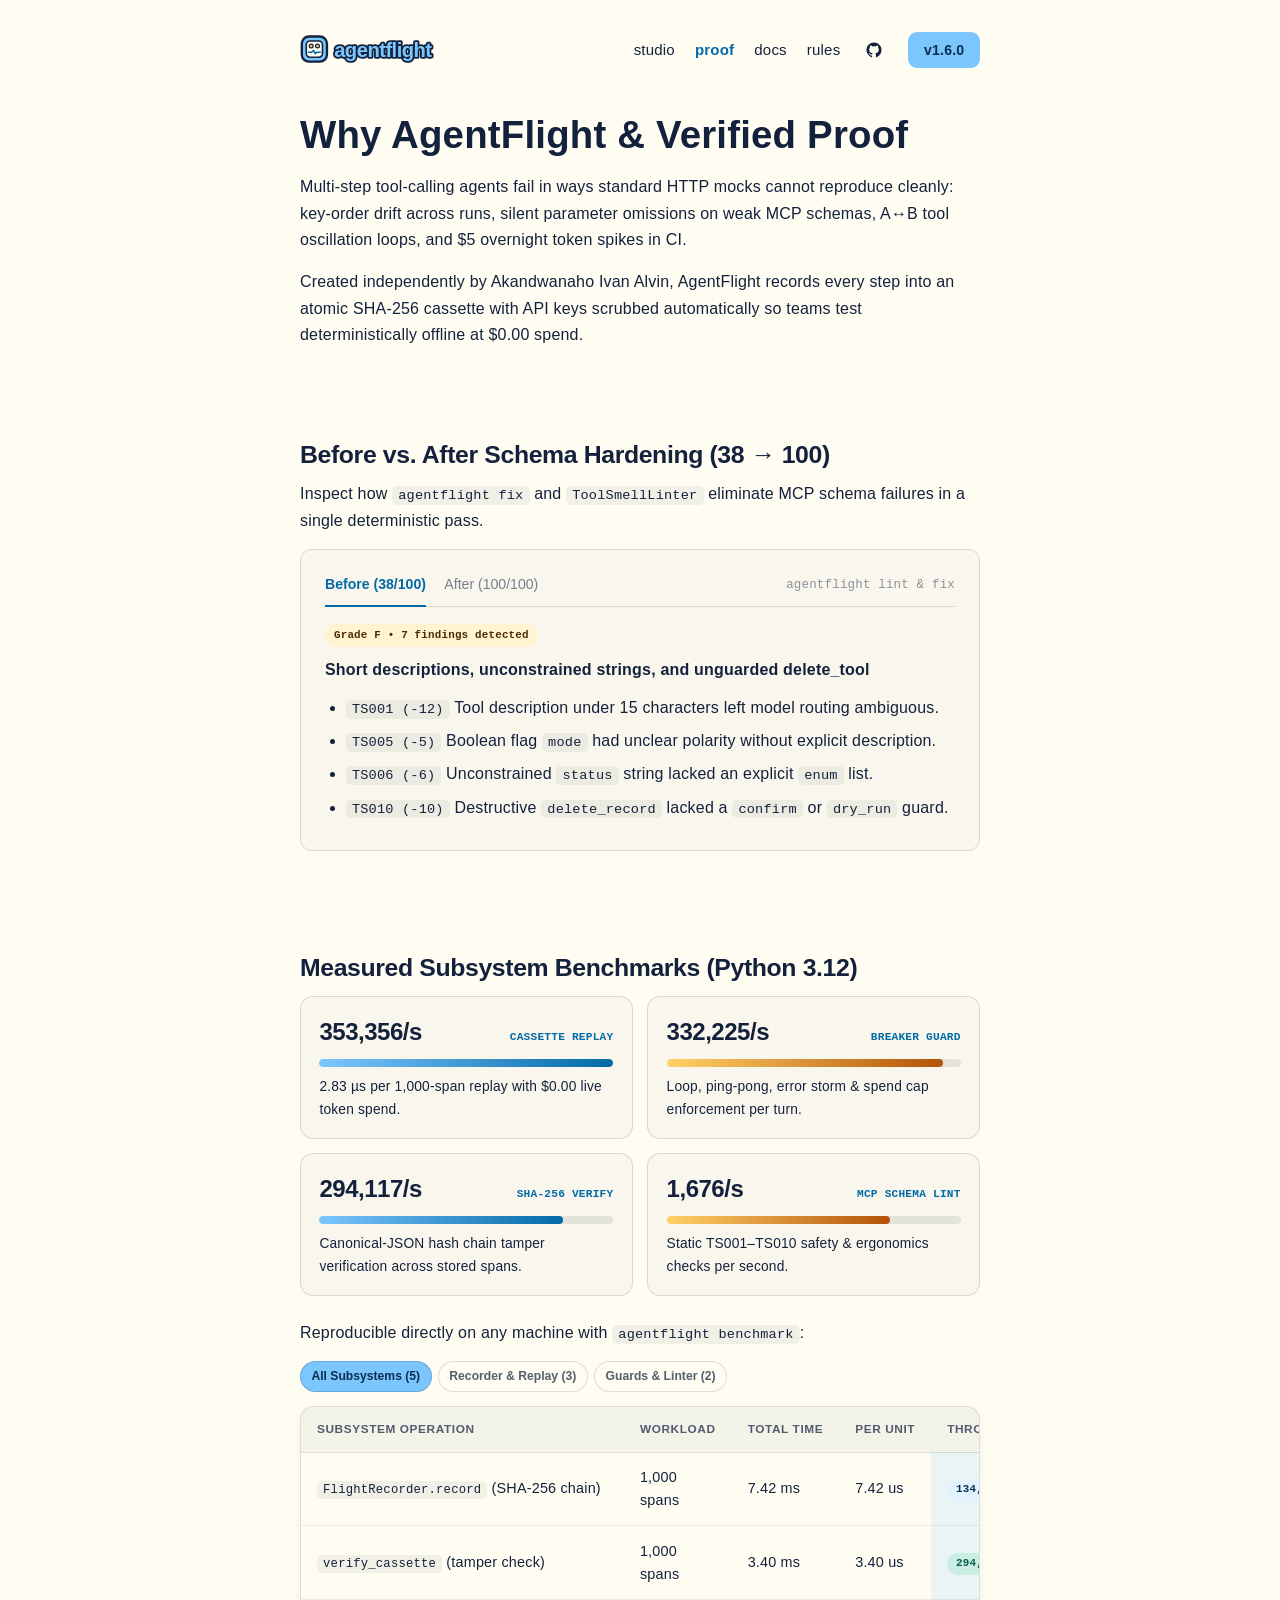
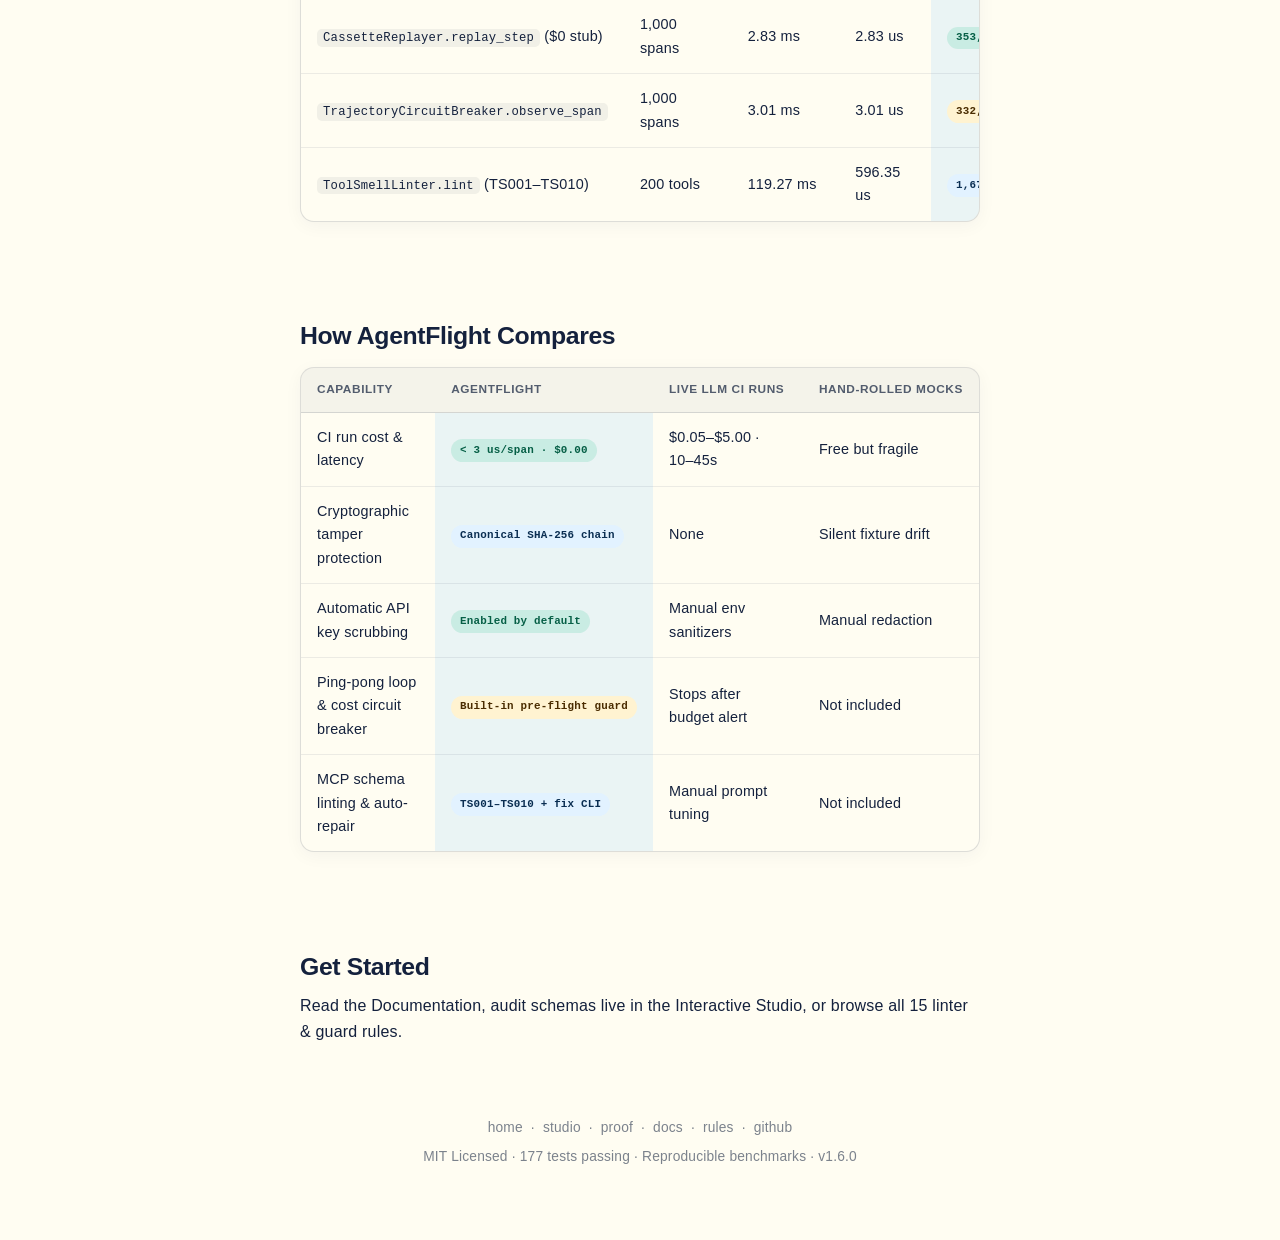
<file: website/proof.html>
<!doctype html>
<html lang="en">
  <head>
    <meta charset="utf-8" />
    <meta name="viewport" content="width=device-width, initial-scale=1.0" />
    <title>AgentFlight — Verified Benchmarks &amp; Production Proof</title>
    <meta
      name="description"
      content="Measured Python 3.12 benchmarks (353k replay spans/sec, 1,676 tools/sec linting), suite hardening proof (38 to 100), and comparison against live API tests."
    />
    <meta name="robots" content="index, follow" />
    <meta name="theme-color" content="#fffdf2" />
    <link rel="canonical" href="https://codesphere-u.github.io/agentflight/proof.html" />
    <link rel="icon" type="image/svg+xml" href="./favicon.svg?v=1.6.0" />
    <link rel="manifest" href="./manifest.webmanifest" />

    <meta property="og:type" content="website" />
    <meta property="og:url" content="https://codesphere-u.github.io/agentflight/proof.html" />
    <meta property="og:title" content="AgentFlight — Verified Benchmarks &amp; Production Proof" />
    <meta
      property="og:description"
      content="353,356 replayed spans/sec with $0.00 token cost, SHA-256 tamper protection, and 167 passing tests at >90% coverage."
    />
    <meta property="og:image" content="https://codesphere-u.github.io/agentflight/og-image.svg" />
    <meta name="twitter:card" content="summary_large_image" />
    <meta name="twitter:title" content="AgentFlight — Verified Benchmarks &amp; Production Proof" />
    <meta
      name="twitter:description"
      content="Reproducible subsystem benchmarks and MCP schema hardening results measured with Python 3.12."
    />
    <meta name="twitter:image" content="https://codesphere-u.github.io/agentflight/og-image.svg" />

    <style>
      [hidden] { display: none !important; }
      .brand-wordmark-svg { height: 36px; width: 196px; display: block; }
    </style>
    <link rel="stylesheet" href="./styles.css?v=1.6.0" />
  </head>
  <body data-analytics="plausible">
    <div class="page-col">
      <header class="site-header">
        <a class="brand-link" href="./" aria-label="AgentFlight home">
          <svg class="brand-wordmark-svg" width="196" height="36" viewBox="0 0 218 40" fill="none" role="img" aria-label="agentflight">
            <rect x="2" y="5" width="28" height="28" rx="8" fill="#7cc6fe" stroke="#14213d" stroke-width="2.6" />
            <rect x="7" y="10" width="18" height="18" rx="4" fill="#fffdf2" stroke="#14213d" stroke-width="1.8" />
            <circle cx="12.5" cy="15.5" r="2.1" fill="#ffd166" stroke="#14213d" stroke-width="1.4" />
            <circle cx="19.5" cy="15.5" r="2.1" fill="#ffd166" stroke="#14213d" stroke-width="1.4" />
            <path d="M9.5 22.5H13L15 20.5L17 24L19 22.5H22.5" stroke="#026aa7" stroke-width="1.8" stroke-linecap="round" stroke-linejoin="round" />
            <text x="38" y="28" font-family="-apple-system, BlinkMacSystemFont, 'Segoe UI', Roboto, sans-serif" font-size="22.5" font-weight="800" letter-spacing="-0.6" fill="none" stroke="#14213d" stroke-width="4" stroke-linejoin="round">agentflight</text>
            <text x="38" y="28" font-family="-apple-system, BlinkMacSystemFont, 'Segoe UI', Roboto, sans-serif" font-size="22.5" font-weight="800" letter-spacing="-0.6" fill="#7cc6fe">agentflight</text>
          </svg>
        </a>

        <nav class="header-nav" aria-label="Primary navigation">
          <a href="./studio.html">studio</a>
          <a class="active" href="./proof.html" aria-current="page">proof</a>
          <a href="./docs.html">docs</a>
          <a href="./rules.html">rules</a>
          <a
            class="icon-link"
            href="https://github.com/codesphere-u/agentflight"
            target="_blank"
            rel="noopener noreferrer"
            aria-label="AgentFlight on GitHub"
          >
            <svg width="18" height="18" viewBox="0 0 24 24" fill="currentColor" aria-hidden="true">
              <path
                d="M12 2C6.477 2 2 6.484 2 12.017c0 4.425 2.865 8.18 6.839 9.504.5.092.682-.217.682-.483 0-.237-.008-.868-.013-1.703-2.782.605-3.369-1.343-3.369-1.343-.454-1.158-1.11-1.466-1.11-1.466-.908-.62.069-.608.069-.608 1.003.07 1.53 1.032 1.53 1.032.892 1.53 2.341 1.088 2.91.832.092-.647.35-1.088.636-1.338-2.22-.253-4.555-1.113-4.555-4.951 0-1.093.39-1.988 1.029-2.688-.103-.253-.446-1.272.098-2.65 0 0 .84-.27 2.75 1.026A9.564 9.564 0 0112 6.844c.85.004 1.705.115 2.504.337 1.909-1.296 2.747-1.027 2.747-1.027.546 1.379.202 2.398.1 2.651.64.7 1.028 1.595 1.028 2.688 0 3.848-2.339 4.695-4.566 4.943.359.309.678.92.678 1.855 0 1.338-.012 2.419-.012 2.747 0 .268.18.58.688.482A10.019 10.019 0 0022 12.017C22 6.484 17.522 2 12 2z"
              />
            </svg>
          </a>
          <a
            class="nav-pill"
            href="https://github.com/codesphere-u/agentflight/releases"
            target="_blank"
            rel="noopener noreferrer"
          >
            v1.6.0
          </a>
        </nav>
      </header>

      <main class="editorial-article">
        <section aria-labelledby="proof-page-title">
          <h1 id="proof-page-title" style="font-size: 2.4rem; font-weight: 600; margin: 0 0 1rem; line-height: 1.2;">
            Why AgentFlight &amp; Verified Proof
          </h1>
          <p>
            Multi-step tool-calling agents fail in ways standard HTTP mocks cannot reproduce cleanly: key-order drift across runs, silent parameter omissions on weak MCP schemas, A↔B tool oscillation loops, and $5 overnight token spikes in CI.
          </p>
          <p>
            Created independently by <a class="inline-link" href="https://alvin.codesphereug.com/" target="_blank" rel="noopener noreferrer">Akandwanaho Ivan Alvin</a>, AgentFlight records every step into an atomic SHA-256 cassette with API keys scrubbed automatically so teams test deterministically offline at $0.00 spend.
          </p>
        </section>

        <section id="proof" aria-labelledby="case-study-heading">
          <h2 id="case-study-heading">Before vs. After Schema Hardening (38 → 100)</h2>
          <p>
            Inspect how <code>agentflight fix</code> and <code>ToolSmellLinter</code> eliminate MCP schema failures in a single deterministic pass.
          </p>

          <div class="handy-card">
            <div class="handy-tabs-bar">
              <div class="handy-tabs" role="tablist" aria-label="Before and after toggle">
                <button type="button" class="handy-tab active" role="tab" aria-selected="true" data-stage="before">
                  Before (38/100)
                </button>
                <button type="button" class="handy-tab" role="tab" aria-selected="false" data-stage="after">
                  After (100/100)
                </button>
              </div>
              <span class="version-tag">agentflight lint &amp; fix</span>
            </div>

            <div style="display: flex; align-items: center; gap: 10px; margin-bottom: 0.75rem; flex-wrap: wrap;">
              <span class="pill pill-amber" id="cs-badge">Grade F • 7 findings detected</span>
              <strong id="cs-title">Short descriptions, unconstrained strings, and unguarded delete_tool</strong>
            </div>

            <ul id="cs-list" style="margin-bottom: 0;">
              <li><code>TS001 (-12)</code> Tool description under 15 characters left model routing ambiguous.</li>
              <li><code>TS005 (-5)</code> Boolean flag <code>mode</code> had unclear polarity without explicit description.</li>
              <li><code>TS006 (-6)</code> Unconstrained <code>status</code> string lacked an explicit <code>enum</code> list.</li>
              <li><code>TS010 (-10)</code> Destructive <code>delete_record</code> lacked a <code>confirm</code> or <code>dry_run</code> guard.</li>
            </ul>
          </div>
        </section>

        <section aria-labelledby="bench-proof-title">
          <h2 id="bench-proof-title">Measured Subsystem Benchmarks (Python 3.12)</h2>
          <section class="metric-grid reveal" aria-label="Subsystem throughput highlights">
            <div class="metric-card">
              <div class="metric-head"><strong>353,356/s</strong><span>CASSETTE REPLAY</span></div>
              <div class="metric-bar-track"><div class="metric-bar-fill" data-width="100%"></div></div>
              <p style="margin:0; font-size:0.86rem;">2.83 µs per 1,000-span replay with $0.00 live token spend.</p>
            </div>
            <div class="metric-card">
              <div class="metric-head"><strong>332,225/s</strong><span>BREAKER GUARD</span></div>
              <div class="metric-bar-track"><div class="metric-bar-fill amber" data-width="94%"></div></div>
              <p style="margin:0; font-size:0.86rem;">Loop, ping-pong, error storm &amp; spend cap enforcement per turn.</p>
            </div>
            <div class="metric-card">
              <div class="metric-head"><strong>294,117/s</strong><span>SHA-256 VERIFY</span></div>
              <div class="metric-bar-track"><div class="metric-bar-fill" data-width="83%"></div></div>
              <p style="margin:0; font-size:0.86rem;">Canonical-JSON hash chain tamper verification across stored spans.</p>
            </div>
            <div class="metric-card">
              <div class="metric-head"><strong>1,676/s</strong><span>MCP SCHEMA LINT</span></div>
              <div class="metric-bar-track"><div class="metric-bar-fill amber" data-width="76%"></div></div>
              <p style="margin:0; font-size:0.86rem;">Static TS001–TS010 safety &amp; ergonomics checks per second.</p>
            </div>
          </section>

          <p>Reproducible directly on any machine with <code>agentflight benchmark</code>:</p>
          <div class="preset-pills" style="margin: 0.4rem 0 0.85rem;" role="group" aria-label="Filter subsystems">
            <button type="button" class="chip-btn active" data-bench-filter="all">All Subsystems (5)</button>
            <button type="button" class="chip-btn" data-bench-filter="core">Recorder &amp; Replay (3)</button>
            <button type="button" class="chip-btn" data-bench-filter="guard">Guards &amp; Linter (2)</button>
          </div>
          <div class="mesh-table-card">
            <div class="mesh-table-scroll">
              <table class="mesh-table">
                <thead>
                  <tr>
                    <th>Subsystem Operation</th>
                    <th>Workload</th>
                    <th>Total Time</th>
                    <th>Per Unit</th>
                    <th class="col-af">Throughput</th>
                  </tr>
                </thead>
                <tbody>
                  <tr data-bench-cat="core">
                    <td><code>FlightRecorder.record</code> (SHA-256 chain)</td>
                    <td>1,000 spans</td>
                    <td>7.42 ms</td>
                    <td>7.42 us</td>
                    <td class="col-af"><span class="pill pill-sky">134,770 spans/s</span></td>
                  </tr>
                  <tr data-bench-cat="core">
                    <td><code>verify_cassette</code> (tamper check)</td>
                    <td>1,000 spans</td>
                    <td>3.40 ms</td>
                    <td>3.40 us</td>
                    <td class="col-af"><span class="pill pill-good">294,117 spans/s</span></td>
                  </tr>
                  <tr data-bench-cat="core">
                    <td><code>CassetteReplayer.replay_step</code> ($0 stub)</td>
                    <td>1,000 spans</td>
                    <td>2.83 ms</td>
                    <td>2.83 us</td>
                    <td class="col-af"><span class="pill pill-good">353,356 spans/s</span></td>
                  </tr>
                  <tr data-bench-cat="guard">
                    <td><code>TrajectoryCircuitBreaker.observe_span</code></td>
                    <td>1,000 spans</td>
                    <td>3.01 ms</td>
                    <td>3.01 us</td>
                    <td class="col-af"><span class="pill pill-amber">332,225 spans/s</span></td>
                  </tr>
                  <tr data-bench-cat="guard">
                    <td><code>ToolSmellLinter.lint</code> (TS001–TS010)</td>
                    <td>200 tools</td>
                    <td>119.27 ms</td>
                    <td>596.35 us</td>
                    <td class="col-af"><span class="pill pill-sky">1,676 tools/s</span></td>
                  </tr>
                </tbody>
              </table>
            </div>
          </div>
        </section>

        <section aria-labelledby="compare-title">
          <h2 id="compare-title">How AgentFlight Compares</h2>
          <div class="mesh-table-card">
            <div class="mesh-table-scroll">
              <table class="mesh-table">
                <thead>
                  <tr>
                    <th>Capability</th>
                    <th class="col-af">AgentFlight</th>
                    <th>Live LLM CI Runs</th>
                    <th>Hand-Rolled Mocks</th>
                  </tr>
                </thead>
                <tbody>
                  <tr>
                    <td>CI run cost &amp; latency</td>
                    <td class="col-af"><span class="pill pill-good">&lt; 3 us/span · $0.00</span></td>
                    <td>$0.05–$5.00 · 10–45s</td>
                    <td>Free but fragile</td>
                  </tr>
                  <tr>
                    <td>Cryptographic tamper protection</td>
                    <td class="col-af"><span class="pill pill-sky">Canonical SHA-256 chain</span></td>
                    <td>None</td>
                    <td>Silent fixture drift</td>
                  </tr>
                  <tr>
                    <td>Automatic API key scrubbing</td>
                    <td class="col-af"><span class="pill pill-good">Enabled by default</span></td>
                    <td>Manual env sanitizers</td>
                    <td>Manual redaction</td>
                  </tr>
                  <tr>
                    <td>Ping-pong loop &amp; cost circuit breaker</td>
                    <td class="col-af"><span class="pill pill-amber">Built-in pre-flight guard</span></td>
                    <td>Stops after budget alert</td>
                    <td>Not included</td>
                  </tr>
                  <tr>
                    <td>MCP schema linting &amp; auto-repair</td>
                    <td class="col-af"><span class="pill pill-sky">TS001–TS010 + fix CLI</span></td>
                    <td>Manual prompt tuning</td>
                    <td>Not included</td>
                  </tr>
                </tbody>
              </table>
            </div>
          </div>
        </section>

        <section aria-labelledby="get-started-proof">
          <h2 id="get-started-proof">Get Started</h2>
          <p>
            Read the <a class="inline-link" href="./docs.html">Documentation</a>, audit schemas live in the <a class="inline-link" href="./studio.html">Interactive Studio</a>, or browse all <a class="inline-link" href="./rules.html">15 linter &amp; guard rules</a>.
          </p>
        </section>
      </main>

      <footer class="site-footer">
        <div class="footer-links">
          <a href="./">home</a>
          <span>·</span>
          <a href="./studio.html">studio</a>
          <span>·</span>
          <a href="./proof.html">proof</a>
          <span>·</span>
          <a href="./docs.html">docs</a>
          <span>·</span>
          <a href="./rules.html">rules</a>
          <span>·</span>
          <a href="https://github.com/codesphere-u/agentflight" target="_blank" rel="noopener noreferrer">github</a>
        </div>
        <div>MIT Licensed · 177 tests passing · Reproducible benchmarks · v1.6.0</div>
      </footer>
    </div>

    <div class="toast" id="toast" role="status" aria-live="polite"></div>
    <script src="./app.js?v=1.6.0" defer></script>
  </body>
</html>
</file>
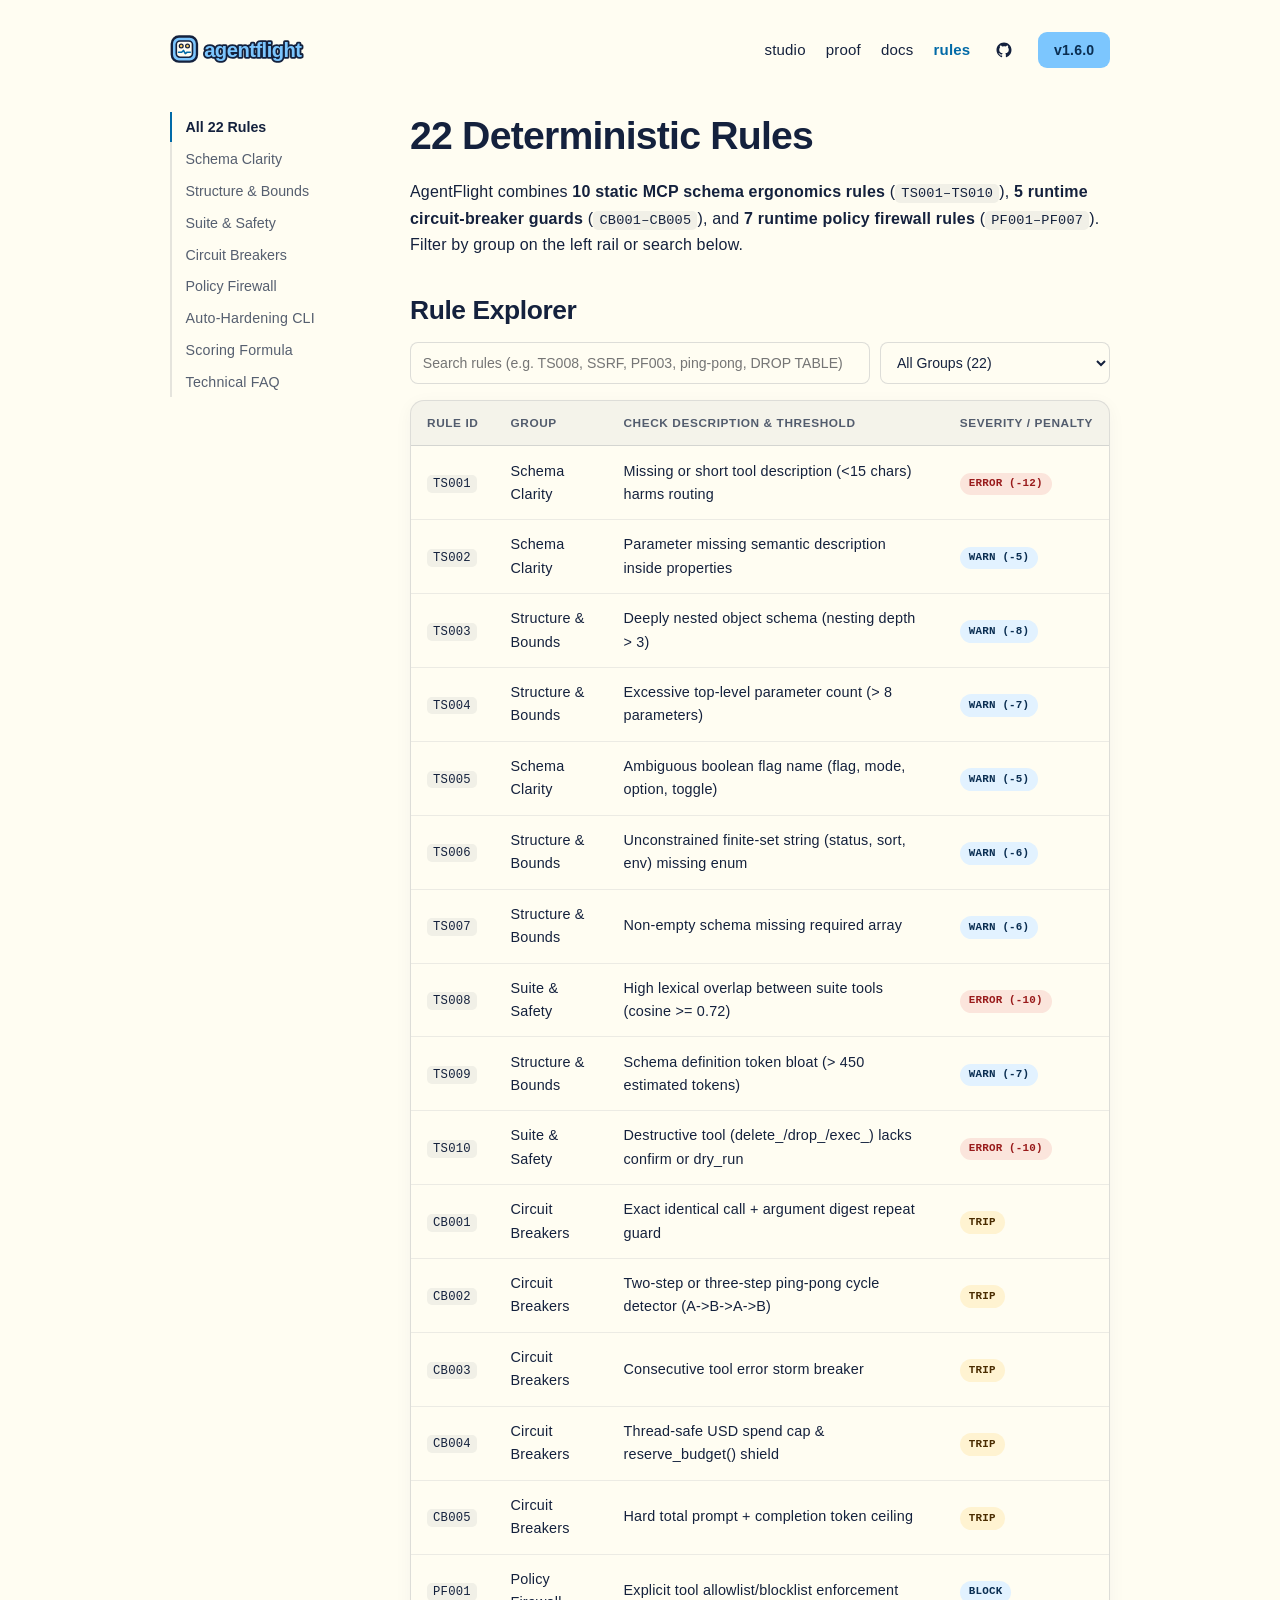
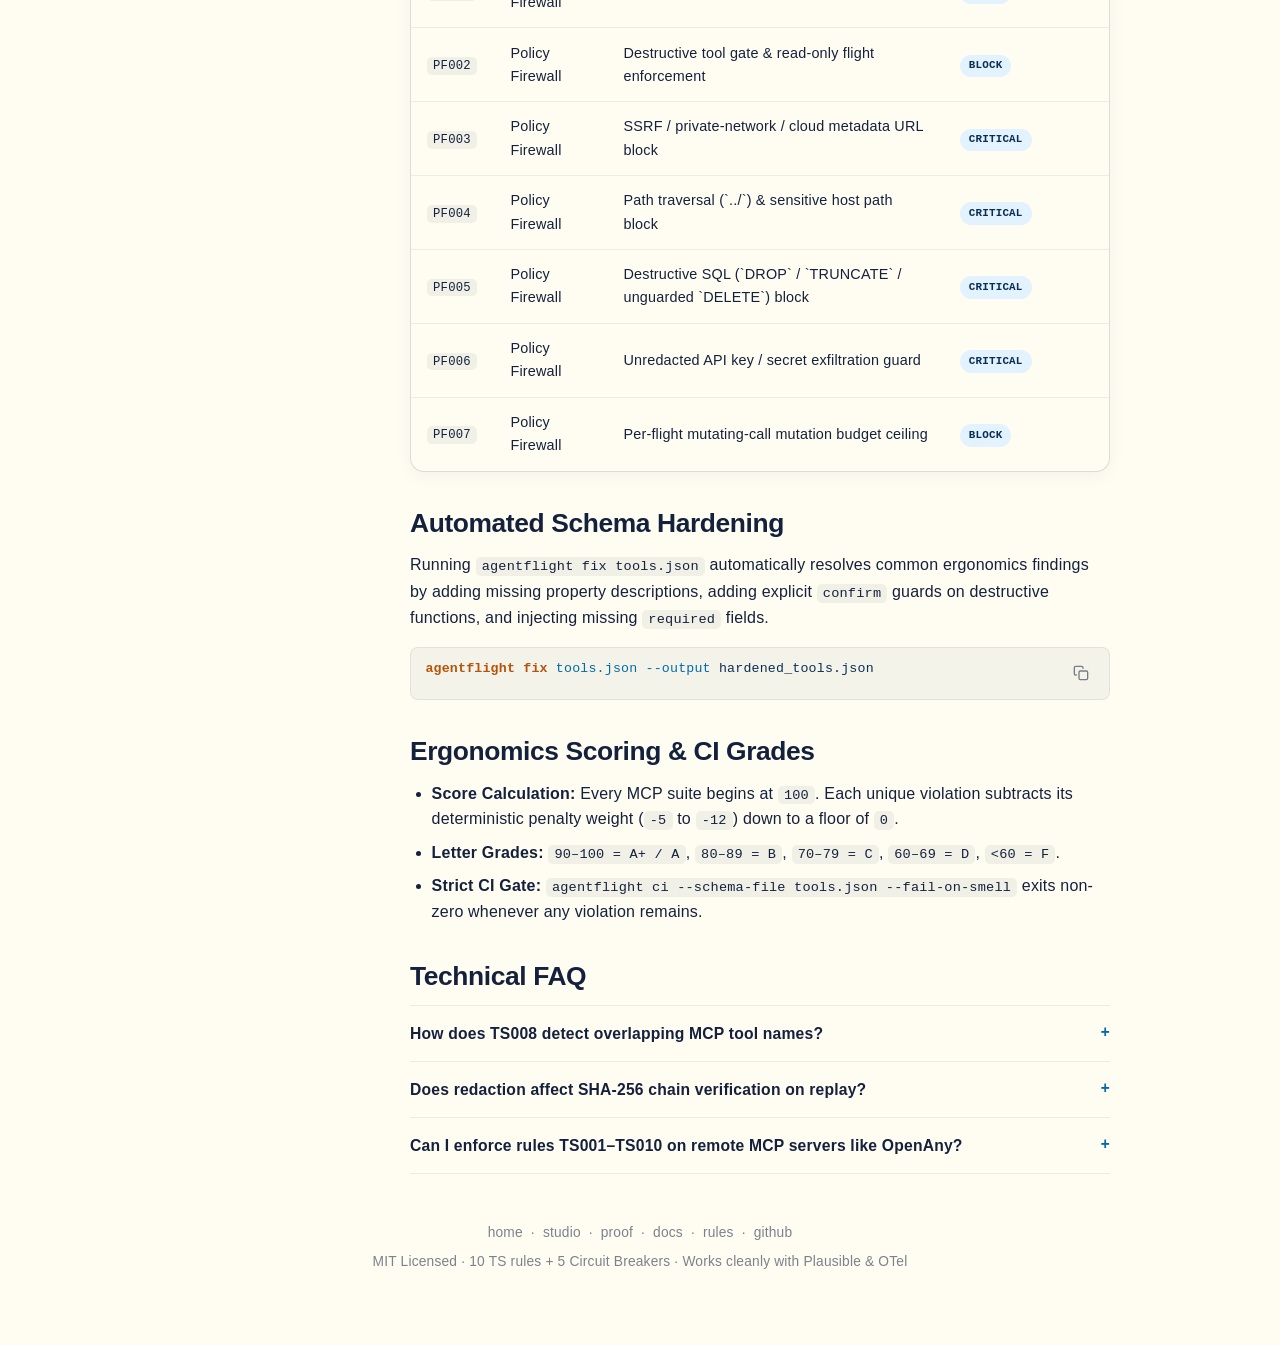
<file: website/rules.html>
<!doctype html>
<html lang="en">
  <head>
    <meta charset="utf-8" />
    <meta name="viewport" content="width=device-width, initial-scale=1.0" />
    <title>AgentFlight — 10 MCP Tool-Smell &amp; 5 Circuit Breaker Rules</title>
    <meta
      name="description"
      content="Complete rubric for AgentFlight rules TS001–TS010 (MCP Tool-Smell Linter) and CB001–CB005 (Trajectory Circuit Breaker) with weights, triggers, and auto-fixes."
    />
    <meta name="robots" content="index, follow" />
    <meta name="theme-color" content="#fffdf2" />
    <link rel="canonical" href="https://codesphere-u.github.io/agentflight/rules.html" />
    <link rel="icon" type="image/svg+xml" href="./favicon.svg?v=1.6.0" />
    <link rel="manifest" href="./manifest.webmanifest" />

    <meta property="og:type" content="website" />
    <meta property="og:url" content="https://codesphere-u.github.io/agentflight/rules.html" />
    <meta property="og:title" content="AgentFlight — 10 MCP Tool-Smell &amp; 5 Circuit Breaker Rules" />
    <meta
      property="og:description"
      content="Filter and search every static MCP schema ergonomics rule (TS001–TS010) and runtime loop/budget guard rule (CB001–CB005)."
    />
    <meta property="og:image" content="https://codesphere-u.github.io/agentflight/og-image.svg" />
    <meta name="twitter:card" content="summary_large_image" />
    <meta name="twitter:title" content="AgentFlight — 10 MCP Tool-Smell &amp; 5 Circuit Breaker Rules" />
    <meta
      name="twitter:description"
      content="Transparent MCP ergonomics rubric (TS001–TS010) plus runtime circuit-breaker trip conditions."
    />
    <meta name="twitter:image" content="https://codesphere-u.github.io/agentflight/og-image.svg" />

    <style>
      [hidden] { display: none !important; }
      .page-col-docs { width: min(940px, 100% - 2rem); margin-inline: auto; }
      .brand-wordmark-svg { height: 36px; width: 196px; display: block; }
      .docs-layout { display: flex; align-items: flex-start; gap: 2.75rem; width: 100%; min-width: 0; }
      .docs-sidebar { flex: 0 0 196px; width: 196px; position: sticky; top: 2rem; }
      .docs-mobile-nav { display: none; }
    </style>
    <link rel="stylesheet" href="./styles.css?v=1.6.0" />
  </head>
  <body data-analytics="plausible">
    <div class="page-col page-col-docs">
      <header class="site-header">
        <a class="brand-link" href="./" aria-label="AgentFlight home">
          <svg class="brand-wordmark-svg" width="196" height="36" viewBox="0 0 218 40" fill="none" role="img" aria-label="agentflight">
            <rect x="2" y="5" width="28" height="28" rx="8" fill="#7cc6fe" stroke="#14213d" stroke-width="2.6" />
            <rect x="7" y="10" width="18" height="18" rx="4" fill="#fffdf2" stroke="#14213d" stroke-width="1.8" />
            <circle cx="12.5" cy="15.5" r="2.1" fill="#ffd166" stroke="#14213d" stroke-width="1.4" />
            <circle cx="19.5" cy="15.5" r="2.1" fill="#ffd166" stroke="#14213d" stroke-width="1.4" />
            <path d="M9.5 22.5H13L15 20.5L17 24L19 22.5H22.5" stroke="#026aa7" stroke-width="1.8" stroke-linecap="round" stroke-linejoin="round" />
            <text x="38" y="28" font-family="-apple-system, BlinkMacSystemFont, 'Segoe UI', Roboto, sans-serif" font-size="22.5" font-weight="800" letter-spacing="-0.6" fill="none" stroke="#14213d" stroke-width="4" stroke-linejoin="round">agentflight</text>
            <text x="38" y="28" font-family="-apple-system, BlinkMacSystemFont, 'Segoe UI', Roboto, sans-serif" font-size="22.5" font-weight="800" letter-spacing="-0.6" fill="#7cc6fe">agentflight</text>
          </svg>
        </a>

        <nav class="header-nav" aria-label="Primary navigation">
          <a href="./studio.html">studio</a>
          <a href="./proof.html">proof</a>
          <a href="./docs.html">docs</a>
          <a class="active" href="./rules.html" aria-current="page">rules</a>
          <a
            class="icon-link"
            href="https://github.com/codesphere-u/agentflight"
            target="_blank"
            rel="noopener noreferrer"
            aria-label="AgentFlight on GitHub"
          >
            <svg width="18" height="18" viewBox="0 0 24 24" fill="currentColor" aria-hidden="true">
              <path
                d="M12 2C6.477 2 2 6.484 2 12.017c0 4.425 2.865 8.18 6.839 9.504.5.092.682-.217.682-.483 0-.237-.008-.868-.013-1.703-2.782.605-3.369-1.343-3.369-1.343-.454-1.158-1.11-1.466-1.11-1.466-.908-.62.069-.608.069-.608 1.003.07 1.53 1.032 1.53 1.032.892 1.53 2.341 1.088 2.91.832.092-.647.35-1.088.636-1.338-2.22-.253-4.555-1.113-4.555-4.951 0-1.093.39-1.988 1.029-2.688-.103-.253-.446-1.272.098-2.65 0 0 .84-.27 2.75 1.026A9.564 9.564 0 0112 6.844c.85.004 1.705.115 2.504.337 1.909-1.296 2.747-1.027 2.747-1.027.546 1.379.202 2.398.1 2.651.64.7 1.028 1.595 1.028 2.688 0 3.848-2.339 4.695-4.566 4.943.359.309.678.92.678 1.855 0 1.338-.012 2.419-.012 2.747 0 .268.18.58.688.482A10.019 10.019 0 0022 12.017C22 6.484 17.522 2 12 2z"
              />
            </svg>
          </a>
          <a
            class="nav-pill"
            href="https://github.com/codesphere-u/agentflight/releases"
            target="_blank"
            rel="noopener noreferrer"
          >
            v1.6.0
          </a>
        </nav>
      </header>

      <main>
        <div class="docs-mobile-nav" aria-label="Rule categories filter mobile">
          <button type="button" class="docs-mobile-chip active" data-pillarfilter="all">All (22)</button>
          <button type="button" class="docs-mobile-chip" data-pillarfilter="Schema Clarity">Clarity</button>
          <button type="button" class="docs-mobile-chip" data-pillarfilter="Structure & Bounds">Structure</button>
          <button type="button" class="docs-mobile-chip" data-pillarfilter="Suite & Safety">Safety</button>
          <button type="button" class="docs-mobile-chip" data-pillarfilter="Circuit Breakers">Breakers</button>
          <button type="button" class="docs-mobile-chip" data-pillarfilter="Policy Firewall">Firewall</button>
        </div>

        <div class="docs-layout">
          <aside class="docs-sidebar" aria-label="Rule categories">
            <nav>
              <ul class="docs-rail">
                <li class="doc-nav-item">
                  <button type="button" class="doc-nav-link active" data-pillarfilter="all">All 22 Rules</button>
                </li>
                <li class="doc-nav-item">
                  <button type="button" class="doc-nav-link" data-pillarfilter="Schema Clarity">Schema Clarity</button>
                </li>
                <li class="doc-nav-item">
                  <button type="button" class="doc-nav-link" data-pillarfilter="Structure & Bounds">Structure &amp; Bounds</button>
                </li>
                <li class="doc-nav-item">
                  <button type="button" class="doc-nav-link" data-pillarfilter="Suite & Safety">Suite &amp; Safety</button>
                </li>
                <li class="doc-nav-item">
                  <button type="button" class="doc-nav-link" data-pillarfilter="Circuit Breakers">Circuit Breakers</button>
                </li>
                <li class="doc-nav-item">
                  <button type="button" class="doc-nav-link" data-pillarfilter="Policy Firewall">Policy Firewall</button>
                </li>
                <li class="doc-nav-item">
                  <a class="doc-nav-link" href="#autofix">Auto-Hardening CLI</a>
                </li>
                <li class="doc-nav-item">
                  <a class="doc-nav-link" href="#scoring">Scoring Formula</a>
                </li>
                <li class="doc-nav-item">
                  <a class="doc-nav-link" href="#faq">Technical FAQ</a>
                </li>
              </ul>
            </nav>
          </aside>

          <article class="doc-content">
            <h1 id="rules-page-title">22 Deterministic Rules</h1>
            <p>
              AgentFlight combines <strong>10 static MCP schema ergonomics rules</strong> (<code>TS001–TS010</code>), <strong>5 runtime circuit-breaker guards</strong> (<code>CB001–CB005</code>), and <strong>7 runtime policy firewall rules</strong> (<code>PF001–PF007</code>). Filter by group on the left rail or search below.
            </p>

            <section id="rules" aria-labelledby="rubric-table-title">
              <h2 id="rubric-table-title">Rule Explorer</h2>
              <div class="rules-filter">
                <input
                  id="rule-search"
                  class="input"
                  type="search"
                  placeholder="Search rules (e.g. TS008, SSRF, PF003, ping-pong, DROP TABLE)"
                  aria-label="Filter rules by keyword"
                />
                <select id="rule-pillar" class="select" aria-label="Filter by rule group">
                  <option value="all">All Groups (22)</option>
                  <option value="Schema Clarity">Schema Clarity</option>
                  <option value="Structure & Bounds">Structure &amp; Bounds</option>
                  <option value="Suite & Safety">Suite &amp; Safety</option>
                  <option value="Circuit Breakers">Circuit Breakers</option>
                  <option value="Policy Firewall">Policy Firewall</option>
                </select>
              </div>

              <div class="mesh-table-card">
                <div class="mesh-table-scroll">
                  <table class="mesh-table">
                    <thead>
                      <tr>
                        <th>Rule ID</th>
                        <th>Group</th>
                        <th>Check Description &amp; Threshold</th>
                        <th>Severity / Penalty</th>
                      </tr>
                    </thead>
                    <tbody id="rules-tbody"></tbody>
                  </table>
                </div>
              </div>
            </section>

            <section id="autofix" aria-labelledby="autofix-heading">
              <h2 id="autofix-heading">Automated Schema Hardening</h2>
              <p>
                Running <code>agentflight fix tools.json</code> automatically resolves common ergonomics findings by adding missing property descriptions, adding explicit <code>confirm</code> guards on destructive functions, and injecting missing <code>required</code> fields.
              </p>

              <div class="doc-codeblock">
                <pre><span class="syn-cmd">agentflight fix</span> <span class="syn-arg">tools.json</span> <span class="syn-arg">--output</span> <span class="syn-str">hardened_tools.json</span></pre>
                <button type="button" class="copy-icon-btn" data-copy="agentflight fix tools.json --output hardened_tools.json" aria-label="Copy agentflight fix command">
                  <svg width="16" height="16" viewBox="0 0 24 24" fill="none" stroke="currentColor" stroke-width="2" stroke-linecap="round" stroke-linejoin="round" aria-hidden="true"><rect x="9" y="9" width="13" height="13" rx="2"/><path d="M5 15H4a2 2 0 0 1-2-2V4a2 2 0 0 1 2-2h9a2 2 0 0 1 2 2v1"/></svg>
                </button>
              </div>
            </section>

            <section id="scoring" aria-labelledby="scoring-heading">
              <h2 id="scoring-heading">Ergonomics Scoring &amp; CI Grades</h2>
              <ul>
                <li><strong>Score Calculation:</strong> Every MCP suite begins at <code>100</code>. Each unique violation subtracts its deterministic penalty weight (<code>-5</code> to <code>-12</code>) down to a floor of <code>0</code>.</li>
                <li><strong>Letter Grades:</strong> <code>90–100 = A+ / A</code>, <code>80–89 = B</code>, <code>70–79 = C</code>, <code>60–69 = D</code>, <code>&lt;60 = F</code>.</li>
                <li><strong>Strict CI Gate:</strong> <code>agentflight ci --schema-file tools.json --fail-on-smell</code> exits non-zero whenever any violation remains.</li>
              </ul>
            </section>

            <section id="faq" aria-labelledby="faq-heading">
              <h2 id="faq-heading">Technical FAQ</h2>
              <div class="faq-stack">
                <details class="faq-item">
                  <summary>How does TS008 detect overlapping MCP tool names?</summary>
                  <p>
                    <code>ToolSmellLinter</code> computes normalized bag-of-words cosine similarity across tool names and descriptions in the same suite. Any pair meeting or exceeding <code>0.72</code> similarity is flagged so models do not route randomly between lookalike tools.
                  </p>
                </details>
                <details class="faq-item">
                  <summary>Does redaction affect SHA-256 chain verification on replay?</summary>
                  <p>
                    No. <code>FlightRecorder</code> scrubs secrets prior to computing the canonical-JSON SHA-256 step digest, and <code>CassetteReplayer</code> checks both raw and redacted input digests during key-rotated CI runs.
                  </p>
                </details>
                <details class="faq-item">
                  <summary>Can I enforce rules TS001–TS010 on remote MCP servers like OpenAny?</summary>
                  <p>
                    Yes. Run <code>agentflight openany lint-tools --json</code> or call <code>agentflight_lint_tools</code> directly over Streamable HTTP via <code>https://agentflight-tau.vercel.app/mcp</code>.
                  </p>
                </details>
              </div>
            </section>
          </article>
        </div>
      </main>

      <footer class="site-footer">
        <div class="footer-links">
          <a href="./">home</a>
          <span>·</span>
          <a href="./studio.html">studio</a>
          <span>·</span>
          <a href="./proof.html">proof</a>
          <span>·</span>
          <a href="./docs.html">docs</a>
          <span>·</span>
          <a href="./rules.html">rules</a>
          <span>·</span>
          <a href="https://github.com/codesphere-u/agentflight" target="_blank" rel="noopener noreferrer">github</a>
        </div>
        <div>MIT Licensed · 10 TS rules + 5 Circuit Breakers · Works cleanly with Plausible &amp; OTel</div>
      </footer>
    </div>

    <div class="toast" id="toast" role="status" aria-live="polite"></div>
    <script src="./app.js?v=1.6.0" defer></script>
  </body>
</html>
</file>
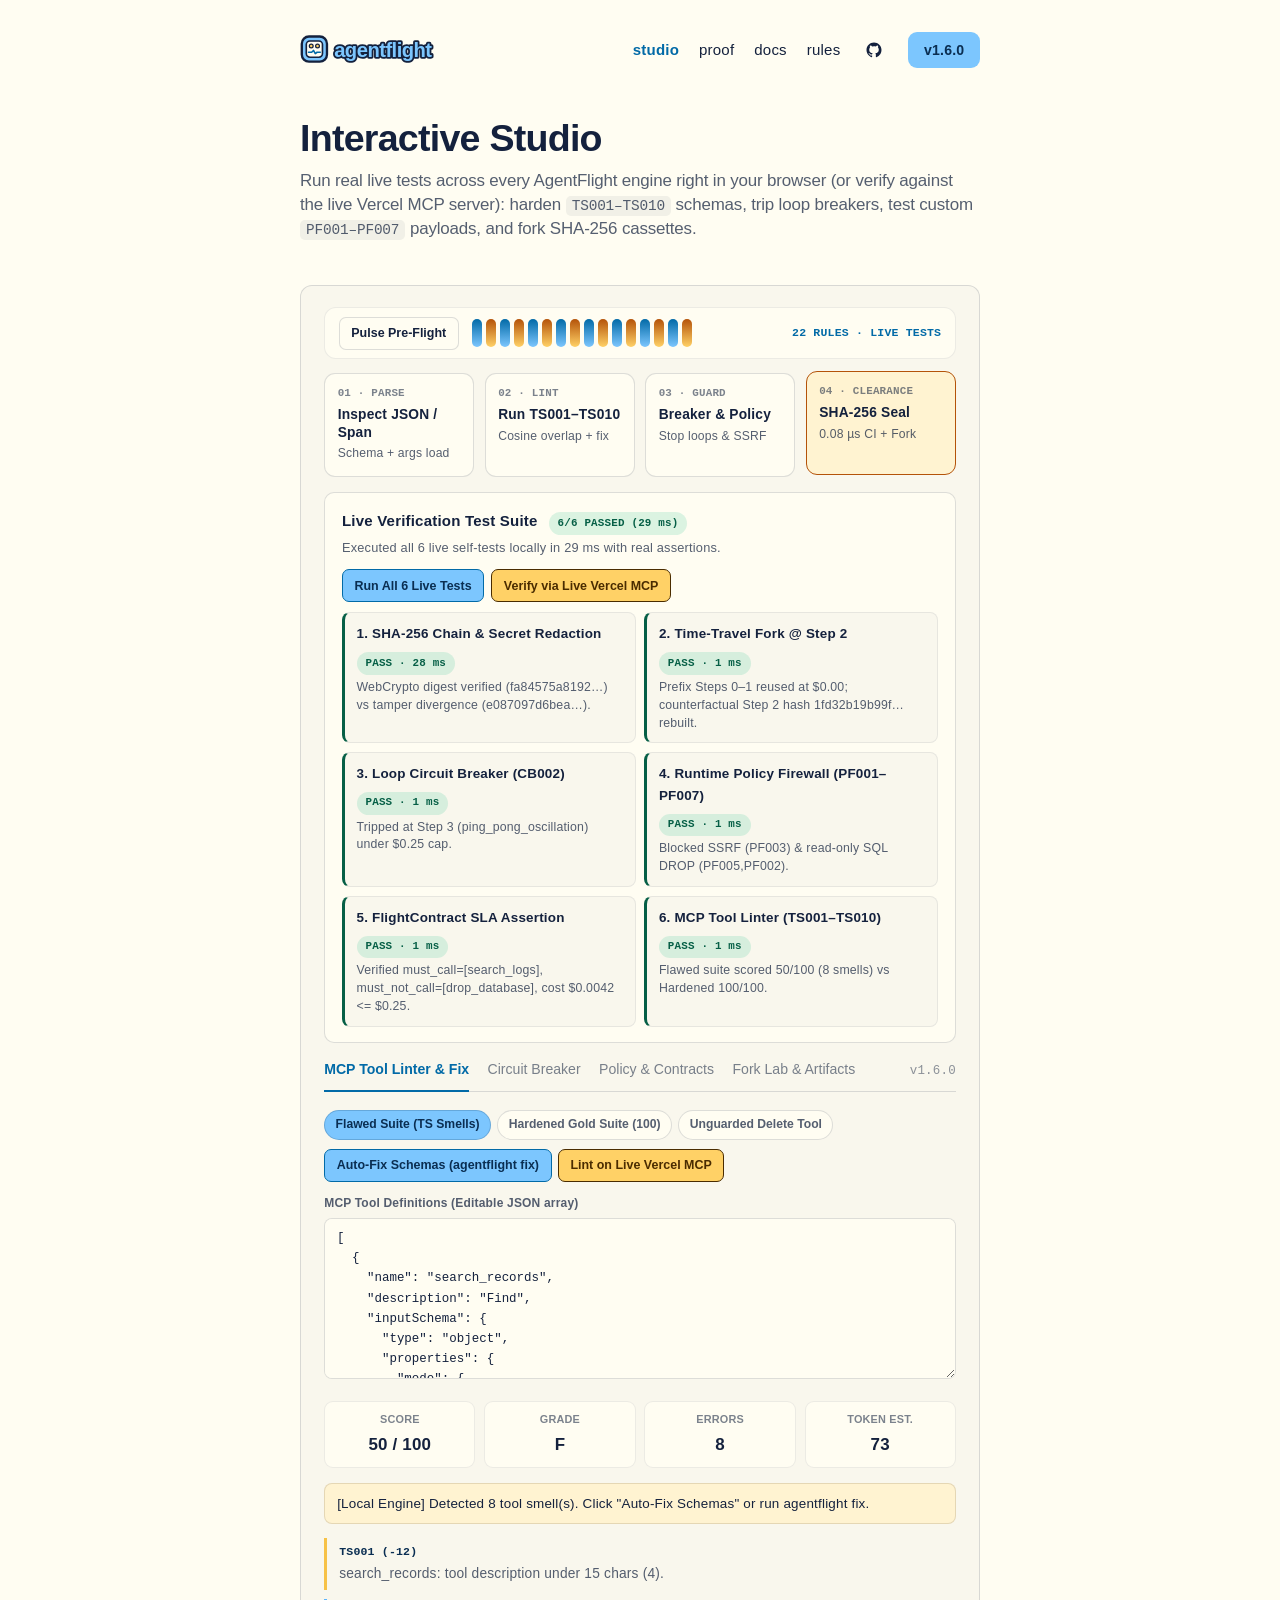
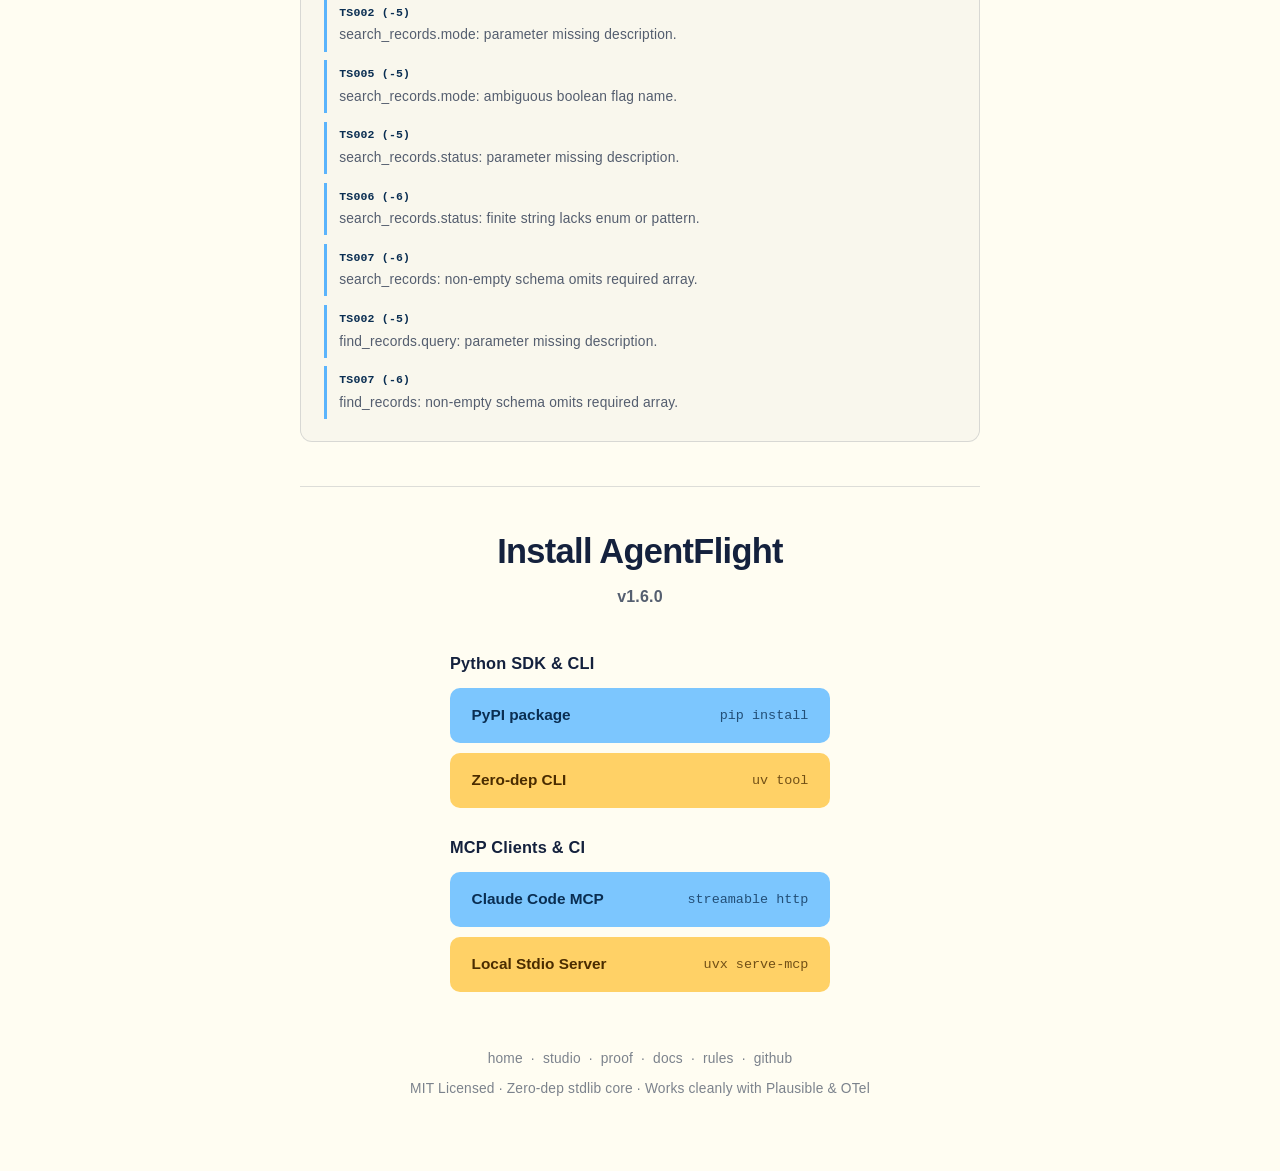
<file: website/studio.html>
<!doctype html>
<html lang="en">
  <head>
    <meta charset="utf-8" />
    <meta name="viewport" content="width=device-width, initial-scale=1.0" />
    <title>AgentFlight — Interactive MCP Linter &amp; Circuit Breaker Studio</title>
    <meta
      name="description"
      content="Test MCP tool JSON schemas across TS001–TS010 live, simulate loop and budget circuit breakers, and inspect AgentFlight cassette, OTel, and diff artifacts."
    />
    <meta name="robots" content="index, follow" />
    <meta name="theme-color" content="#fffdf2" />
    <link rel="canonical" href="https://codesphere-u.github.io/agentflight/studio.html" />
    <link rel="icon" type="image/svg+xml" href="./favicon.svg?v=1.6.0" />
    <link rel="manifest" href="./manifest.webmanifest" />

    <meta property="og:type" content="website" />
    <meta property="og:url" content="https://codesphere-u.github.io/agentflight/studio.html" />
    <meta property="og:title" content="AgentFlight — Interactive MCP Linter &amp; Circuit Breaker Studio" />
    <meta
      property="og:description"
      content="Browser-side 10-rule MCP tool-smell linter, loop/budget circuit breaker simulator, and flight cassette explorer."
    />
    <meta property="og:image" content="https://codesphere-u.github.io/agentflight/og-image.svg" />
    <meta name="twitter:card" content="summary_large_image" />
    <meta name="twitter:title" content="AgentFlight — Interactive MCP Linter &amp; Circuit Breaker Studio" />
    <meta
      name="twitter:description"
      content="Audit MCP tool schemas, simulate ping-pong loop traps, and inspect SHA-256 flight cassettes locally."
    />
    <meta name="twitter:image" content="https://codesphere-u.github.io/agentflight/og-image.svg" />

    <style>
      [hidden] { display: none !important; }
      .brand-wordmark-svg { height: 36px; width: 196px; display: block; }
    </style>
    <link rel="stylesheet" href="./styles.css?v=1.6.0" />
  </head>
  <body data-analytics="plausible">
    <div class="page-col">
      <header class="site-header">
        <a class="brand-link" href="./" aria-label="AgentFlight home">
          <svg class="brand-wordmark-svg" width="196" height="36" viewBox="0 0 218 40" fill="none" role="img" aria-label="agentflight">
            <rect x="2" y="5" width="28" height="28" rx="8" fill="#7cc6fe" stroke="#14213d" stroke-width="2.6" />
            <rect x="7" y="10" width="18" height="18" rx="4" fill="#fffdf2" stroke="#14213d" stroke-width="1.8" />
            <circle cx="12.5" cy="15.5" r="2.1" fill="#ffd166" stroke="#14213d" stroke-width="1.4" />
            <circle cx="19.5" cy="15.5" r="2.1" fill="#ffd166" stroke="#14213d" stroke-width="1.4" />
            <path d="M9.5 22.5H13L15 20.5L17 24L19 22.5H22.5" stroke="#026aa7" stroke-width="1.8" stroke-linecap="round" stroke-linejoin="round" />
            <text x="38" y="28" font-family="-apple-system, BlinkMacSystemFont, 'Segoe UI', Roboto, sans-serif" font-size="22.5" font-weight="800" letter-spacing="-0.6" fill="none" stroke="#14213d" stroke-width="4" stroke-linejoin="round">agentflight</text>
            <text x="38" y="28" font-family="-apple-system, BlinkMacSystemFont, 'Segoe UI', Roboto, sans-serif" font-size="22.5" font-weight="800" letter-spacing="-0.6" fill="#7cc6fe">agentflight</text>
          </svg>
        </a>

        <nav class="header-nav" aria-label="Primary navigation">
          <a class="active" href="./studio.html" aria-current="page">studio</a>
          <a href="./proof.html">proof</a>
          <a href="./docs.html">docs</a>
          <a href="./rules.html">rules</a>
          <a
            class="icon-link"
            href="https://github.com/codesphere-u/agentflight"
            target="_blank"
            rel="noopener noreferrer"
            aria-label="AgentFlight on GitHub"
          >
            <svg width="18" height="18" viewBox="0 0 24 24" fill="currentColor" aria-hidden="true">
              <path
                d="M12 2C6.477 2 2 6.484 2 12.017c0 4.425 2.865 8.18 6.839 9.504.5.092.682-.217.682-.483 0-.237-.008-.868-.013-1.703-2.782.605-3.369-1.343-3.369-1.343-.454-1.158-1.11-1.466-1.11-1.466-.908-.62.069-.608.069-.608 1.003.07 1.53 1.032 1.53 1.032.892 1.53 2.341 1.088 2.91.832.092-.647.35-1.088.636-1.338-2.22-.253-4.555-1.113-4.555-4.951 0-1.093.39-1.988 1.029-2.688-.103-.253-.446-1.272.098-2.65 0 0 .84-.27 2.75 1.026A9.564 9.564 0 0112 6.844c.85.004 1.705.115 2.504.337 1.909-1.296 2.747-1.027 2.747-1.027.546 1.379.202 2.398.1 2.651.64.7 1.028 1.595 1.028 2.688 0 3.848-2.339 4.695-4.566 4.943.359.309.678.92.678 1.855 0 1.338-.012 2.419-.012 2.747 0 .268.18.58.688.482A10.019 10.019 0 0022 12.017C22 6.484 17.522 2 12 2z"
              />
            </svg>
          </a>
          <a
            class="nav-pill"
            href="https://github.com/codesphere-u/agentflight/releases"
            target="_blank"
            rel="noopener noreferrer"
          >
            v1.6.0
          </a>
        </nav>
      </header>

      <main>
        <section class="page-hero" aria-labelledby="studio-page-title">
          <h1 id="studio-page-title">Interactive Studio</h1>
          <p class="hero-sub">
            Run real live tests across every AgentFlight engine right in your browser (or verify against the live Vercel MCP server): harden <code>TS001–TS010</code> schemas, trip loop breakers, test custom <code>PF001–PF007</code> payloads, and fork SHA-256 cassettes.
          </p>
        </section>

        <section class="studio-frame" id="studio" aria-label="Interactive AgentFlight Studio">
          <div class="telemetry-shell" style="margin-bottom: 0.85rem;">
            <button type="button" id="studio-flight-btn" class="action-mini">Pulse Pre-Flight</button>
            <div class="telemetry-strip" id="studio-telemetry-strip" aria-hidden="true">
              <span class="span-bar"></span><span class="span-bar"></span><span class="span-bar"></span><span class="span-bar"></span>
              <span class="span-bar"></span><span class="span-bar"></span><span class="span-bar"></span><span class="span-bar"></span>
              <span class="span-bar"></span><span class="span-bar"></span><span class="span-bar"></span><span class="span-bar"></span>
              <span class="span-bar"></span><span class="span-bar"></span><span class="span-bar"></span><span class="span-bar"></span>
            </div>
            <span style="font-family:var(--font-mono); font-size:0.72rem; font-weight:700; color:var(--accent-rail);">22 RULES · LIVE TESTS</span>
          </div>

          <div class="flight-pipeline" id="studio-pipeline" style="margin-bottom: 0.95rem;">
            <div class="flight-stage"><small>01 · Parse</small><strong>Inspect JSON / Span</strong><span>Schema + args load</span></div>
            <div class="flight-stage"><small>02 · Lint</small><strong>Run TS001–TS010</strong><span>Cosine overlap + fix</span></div>
            <div class="flight-stage active"><small>03 · Guard</small><strong>Breaker &amp; Policy</strong><span>Stop loops &amp; SSRF</span></div>
            <div class="flight-stage amber-hit"><small>04 · Clearance</small><strong>SHA-256 Seal</strong><span>0.08 µs CI + Fork</span></div>
          </div>

          <!-- Interactive End-to-End Test Suite Runner -->
          <div class="test-suite-box" id="live-test-runner" aria-label="Live interactive verification test suite">
            <div class="test-suite-head">
              <div>
                <strong style="font-size: 0.94rem;">Live Verification Test Suite</strong>
                <span class="pill pill-sky" id="test-suite-badge" style="margin-left: 0.4rem;">6 Interactive Tests Ready</span>
                <div style="font-size: 0.8rem; color: var(--text-70); margin-top: 0.2rem;" id="test-suite-summary">
                  Execute real in-browser checks (WebCrypto SHA-256, Fork, Breaker, Policy, Contract &amp; Auto-Fix) or verify via live Vercel MCP.
                </div>
              </div>
              <div style="display: flex; flex-wrap: wrap; gap: 0.45rem;">
                <button type="button" class="action-mini primary" id="run-all-tests-btn">Run All 6 Live Tests</button>
                <button type="button" class="action-mini amber" id="run-cloud-tests-btn">Verify via Live Vercel MCP</button>
              </div>
            </div>
            <div class="test-grid" id="test-suite-list"></div>
          </div>

          <div class="handy-tabs-bar">
            <div class="handy-tabs" role="tablist" aria-label="Studio tools">
              <button type="button" class="handy-tab active" role="tab" aria-selected="true" data-studio="lint">
                MCP Tool Linter &amp; Fix
              </button>
              <button type="button" class="handy-tab" role="tab" aria-selected="false" data-studio="breaker">
                Circuit Breaker
              </button>
              <button type="button" class="handy-tab" role="tab" aria-selected="false" data-studio="policy">
                Policy &amp; Contracts
              </button>
              <button type="button" class="handy-tab" role="tab" aria-selected="false" data-studio="outputs">
                Fork Lab &amp; Artifacts
              </button>
            </div>
            <span class="version-tag">v1.6.0</span>
          </div>

          <!-- Tab 1: Live MCP Tool-Smell Linter & Auto-Fix -->
          <div class="studio-panel active" id="panel-lint" role="tabpanel">
            <div class="toolbar-between" style="margin-bottom: 0.75rem;">
              <div class="preset-pills" aria-label="Sample MCP schema suites">
                <button type="button" class="chip-btn active" data-lint-preset="flawed">Flawed Suite (TS Smells)</button>
                <button type="button" class="chip-btn" data-lint-preset="hardened">Hardened Gold Suite (100)</button>
                <button type="button" class="chip-btn" data-lint-preset="destructive">Unguarded Delete Tool</button>
              </div>
              <div style="display: flex; flex-wrap: wrap; gap: 0.4rem;">
                <button type="button" class="action-mini primary" id="lint-fix-btn">Auto-Fix Schemas (agentflight fix)</button>
                <button type="button" class="action-mini amber" id="lint-cloud-btn">Lint on Live Vercel MCP</button>
              </div>
            </div>

            <div class="field" style="margin-bottom: 0.75rem;">
              <label for="lint-json-input">MCP Tool Definitions (Editable JSON array)</label>
              <textarea id="lint-json-input" class="textarea" rows="7"></textarea>
            </div>

            <div class="score-row">
              <div class="score-cell"><span>Score</span><strong id="lint-score">0 / 100</strong></div>
              <div class="score-cell"><span>Grade</span><strong id="lint-grade">—</strong></div>
              <div class="score-cell"><span>Errors</span><strong id="lint-errors">0</strong></div>
              <div class="score-cell"><span>Token Est.</span><strong id="lint-tokens">0</strong></div>
            </div>

            <div class="diag-note" id="lint-summary">Paste or choose an MCP tool suite above to inspect TS001–TS010 findings.</div>
            <div class="rw-list" id="lint-findings"></div>
          </div>

          <!-- Tab 2: Interactive Trajectory Circuit Breaker Runner -->
          <div class="studio-panel" id="panel-breaker" role="tabpanel">
            <div class="form-row-2">
              <div class="field">
                <label for="cb-scenario">Execution trace scenario</label>
                <select id="cb-scenario" class="select">
                  <option value="pingpong">Ping-Pong Oscillation (A → B → A → B)</option>
                  <option value="repeat">Identical Call Loop (3x identical args)</option>
                  <option value="errors">Consecutive Error Storm (3x failures)</option>
                  <option value="budget">USD Spend Cap Breach (&gt; $0.25)</option>
                  <option value="clean">Healthy 4-Step Incident Run (PASS)</option>
                </select>
              </div>
              <div class="field">
                <label for="cb-budget">Max USD Spend Budget</label>
                <select id="cb-budget" class="select">
                  <option value="0.25">$0.25 hard cap</option>
                  <option value="0.05">$0.05 tight CI cap</option>
                  <option value="1.00">$1.00 production cap</option>
                </select>
              </div>
            </div>

            <div class="preset-pills" style="margin-bottom: 0.65rem;" aria-label="Append live step to trace">
              <button type="button" class="chip-btn" data-cb-add="search_logs">+ search_logs ($0.002)</button>
              <button type="button" class="chip-btn" data-cb-add="refine_query">+ refine_query ($0.002)</button>
              <button type="button" class="chip-btn" data-cb-add="error_step">+ error_tool (status: error)</button>
              <button type="button" class="chip-btn" data-cb-add="expensive_llm">+ gpt4o_call ($0.14)</button>
              <button type="button" class="chip-btn" id="cb-reset-btn">Reset Trace</button>
            </div>

            <div class="field" style="margin-bottom: 0.75rem;">
              <label for="cb-trace-input">Editable Execution Steps JSON (Live Breaker State Machine Input)</label>
              <textarea id="cb-trace-input" class="textarea" rows="5"></textarea>
            </div>

            <div class="toolbar-between" style="margin-bottom: 0.65rem;">
              <div>
                <span class="pill pill-sky" id="cb-verdict-badge">READY</span>
                <span style="font-size: 0.85rem; color: var(--text-70); margin-left: 0.45rem;" id="cb-status-note">Step-by-step live TrajectoryCircuitBreaker evaluation</span>
              </div>
              <div style="display: flex; gap: 0.4rem;">
                <button type="button" class="action-mini primary" id="cb-run-btn">Run guard trace</button>
                <button type="button" class="action-mini" id="cb-copy-btn">Copy report</button>
              </div>
            </div>

            <pre class="code-block" id="cb-output"></pre>
          </div>

          <!-- Tab 3: Live Runtime Policy Firewall & Behavioral Contract Studio -->
          <div class="studio-panel" id="panel-policy" role="tabpanel">
            <div class="form-row-2">
              <div class="field">
                <label for="pf-mode">Policy Firewall Mode</label>
                <select id="pf-mode" class="select">
                  <option value="strict">strict (SSRF/SQL/Secret Block + Mutation Warn)</option>
                  <option value="read-only">read-only (Block All Mutating Actors)</option>
                  <option value="standard">standard (Safety Guardrails Active)</option>
                  <option value="permissive">permissive (Audit Only, Allow Calls)</option>
                </select>
              </div>
              <div class="field">
                <label for="pf-preset">Load Test Preset (or Edit Fields Below)</label>
                <select id="pf-preset" class="select">
                  <option value="ssrf">PF003: Cloud Metadata SSRF Probe (169.254.169.254)</option>
                  <option value="sql">PF005: Destructive DROP TABLE Statement</option>
                  <option value="secret">PF006: Live API Secret Exfiltration</option>
                  <option value="traversal">PF004: Sensitive Path Traversal (../../etc/passwd)</option>
                  <option value="contract-pass">FlightContract SLA: Ordered Plan → Query → Summary (PASS)</option>
                </select>
              </div>
            </div>

            <div class="form-row-2">
              <div class="field">
                <label for="pf-tool-input">Tool / Actor Name (Editable)</label>
                <input id="pf-tool-input" class="input" type="text" value="http_fetch" />
              </div>
              <div class="field">
                <label for="pf-max-cost">FlightContract Max Cost (USD)</label>
                <input id="pf-max-cost" class="input" type="number" step="0.01" min="0" value="0.25" />
              </div>
            </div>

            <div class="form-row-2">
              <div class="field">
                <label for="pf-must-call">Contract must_call (comma-separated)</label>
                <input id="pf-must-call" class="input" type="text" value="search_logs" />
              </div>
              <div class="field">
                <label for="pf-must-not-call">Contract must_not_call (comma-separated)</label>
                <input id="pf-must-not-call" class="input" type="text" value="drop_database, exec_shell" />
              </div>
            </div>

            <div class="field" style="margin-bottom: 0.75rem;">
              <label for="pf-args-input">Tool Arguments Payload JSON (Try editing URL, SQL, file path, or secret!)</label>
              <textarea id="pf-args-input" class="textarea" rows="3"></textarea>
            </div>

            <div class="toolbar-between" style="margin-bottom: 0.65rem;">
              <div>
                <span class="pill pill-bad" id="pf-verdict-badge">BLOCKED</span>
                <span style="font-size: 0.85rem; color: var(--text-70); margin-left: 0.4rem;" id="pf-source-note">Evaluated locally by JS PF001–PF007 Engine</span>
              </div>
              <div style="display: flex; flex-wrap: wrap; gap: 0.4rem;">
                <button type="button" class="action-mini primary" id="pf-run-btn">Run Policy Check</button>
                <button type="button" class="action-mini amber" id="pf-cloud-btn">Verify on Live Vercel MCP</button>
                <button type="button" class="action-mini" id="pf-copy-btn">Copy report</button>
              </div>
            </div>

            <pre class="code-block" id="pf-output"></pre>
          </div>

          <!-- Tab 4: Interactive Time-Travel Fork & Tamper Lab + Artifacts -->
          <div class="studio-panel" id="panel-outputs" role="tabpanel">
            <div class="chain-box" aria-label="Interactive SHA-256 Chain and Time-Travel Fork Playground">
              <div class="test-suite-head">
                <div>
                  <strong style="font-size: 0.9rem;">Black-Box SHA-256 Chain &amp; Time-Travel Fork Lab</strong>
                  <span class="pill pill-good" id="fk-status-pill" style="margin-left: 0.45rem;">SHA-256 VERIFIED</span>
                  <div style="font-size: 0.79rem; color: var(--text-70); margin-top: 0.18rem;" id="fk-summary-note">
                    Live WebCrypto SHA-256 Merkle chain. Fork at Step 2 at $0.00 prefix cost or tamper Step 1 to trigger CassetteTamperError.
                  </div>
                </div>
                <div style="display: flex; flex-wrap: wrap; gap: 0.35rem;">
                  <button type="button" class="action-mini" id="fk-verify-btn">Verify Chain</button>
                  <button type="button" class="action-mini primary" id="fk-fork-btn">Fork @ Step 2 ($0.00)</button>
                  <button type="button" class="action-mini danger" id="fk-tamper-btn">Tamper Step 1</button>
                  <button type="button" class="action-mini" id="fk-reset-btn">Reset</button>
                </div>
              </div>
              <div class="chain-grid" id="fk-chain-list"></div>
            </div>

            <div class="preset-pills" style="margin-bottom: 0.75rem;" aria-label="AgentFlight artifact selector">
              <button type="button" class="chip-btn active" data-out="cassette">.flight.json</button>
              <button type="button" class="chip-btn" data-out="diff">diff-report.json</button>
              <button type="button" class="chip-btn" data-out="policy">policy-audit.json</button>
              <button type="button" class="chip-btn" data-out="fork">fork-diff.json</button>
              <button type="button" class="chip-btn" data-out="otel">spans.otel.json</button>
              <button type="button" class="chip-btn" data-out="postmortem">POST_MORTEM.md</button>
              <button type="button" class="chip-btn" data-out="doctor">doctor.json</button>
            </div>

            <div class="toolbar-between" style="margin-bottom: 0.65rem;">
              <strong id="out-title" style="font-size: 0.9rem;">cassette.flight.json — SHA-256 Chained Record</strong>
              <div style="display: flex; gap: 0.4rem;">
                <span class="pill pill-sky" id="out-badge">Cassette</span>
                <button type="button" class="action-mini" id="out-copy-btn">Copy</button>
              </div>
            </div>

            <pre class="code-block" id="out-code"></pre>
          </div>
        </section>

        <hr class="hairline" />

        <section class="download-hub" id="install" aria-labelledby="download-title">
          <h2 id="download-title">Install AgentFlight</h2>
          <div class="download-version">v1.6.0</div>

          <div class="download-stack">
            <h3>Python SDK &amp; CLI</h3>
            <button type="button" class="download-bar" data-copy="pip install agentflight-mcp">
              <span>PyPI package</span>
              <small>pip install</small>
            </button>
            <button type="button" class="download-bar amber" data-copy="uv tool install agentflight-mcp && agentflight doctor">
              <span>Zero-dep CLI</span>
              <small>uv tool</small>
            </button>

            <h3>MCP Clients &amp; CI</h3>
            <button type="button" class="download-bar" data-copy="claude mcp add --transport http agentflight https://agentflight-tau.vercel.app/mcp">
              <span>Claude Code MCP</span>
              <small>streamable http</small>
            </button>
            <button type="button" class="download-bar amber" data-copy="uvx --from agentflight-mcp agentflight serve-mcp">
              <span>Local Stdio Server</span>
              <small>uvx serve-mcp</small>
            </button>
          </div>
        </section>
      </main>

      <footer class="site-footer">
        <div class="footer-links">
          <a href="./">home</a>
          <span>·</span>
          <a href="./studio.html">studio</a>
          <span>·</span>
          <a href="./proof.html">proof</a>
          <span>·</span>
          <a href="./docs.html">docs</a>
          <span>·</span>
          <a href="./rules.html">rules</a>
          <span>·</span>
          <a href="https://github.com/codesphere-u/agentflight" target="_blank" rel="noopener noreferrer">github</a>
        </div>
        <div>MIT Licensed · Zero-dep stdlib core · Works cleanly with Plausible &amp; OTel</div>
      </footer>
    </div>

    <div class="toast" id="toast" role="status" aria-live="polite"></div>
    <script src="./app.js?v=1.6.0" defer></script>
  </body>
</html>
</file>
<file: website/styles.css>
/* AgentFlight — Handy-Inspired Warm Editorial Light Theme (Stratosphere Sky Blue & Black-Box Amber) */
:root {
  --bg: #fffdf2;
  --bg-elevated: #f6f3e4;
  --bg-card: #fcf9ec;
  --text: #14213d;
  --text-70: rgba(20, 33, 61, 0.72);
  --text-55: rgba(20, 33, 61, 0.56);
  --text-45: rgba(20, 33, 61, 0.48);
  --rule: rgba(20, 33, 61, 0.14);
  --rule-soft: rgba(20, 33, 61, 0.08);
  --tint-2: rgba(20, 33, 61, 0.024);
  --tint-4: rgba(20, 33, 61, 0.042);
  --tint-5: rgba(20, 33, 61, 0.058);
  --tint-8: rgba(20, 33, 61, 0.095);

  /* Primary Accent: Stratosphere Sky Blue */
  --accent: #7cc6fe;
  --accent-hover: #5bb4fc;
  --accent-light: #e2f2ff;
  --accent-50: rgba(124, 198, 254, 0.45);
  --accent-dark: #0a2e52;
  --accent-rail: #026aa7;

  /* Secondary Accent: Black-Box Telemetry Amber */
  --amber: #ffd166;
  --amber-hover: #f7c247;
  --amber-light: #fff3d1;
  --amber-50: rgba(255, 209, 102, 0.48);
  --amber-dark: #4a2c00;
  --amber-strong: #b45309;

  --pass-bg: rgba(16, 185, 129, 0.15);
  --pass-ink: #065f46;
  --warn-bg: rgba(255, 209, 102, 0.34);
  --warn-ink: #78350f;
  --bad-bg: rgba(220, 38, 38, 0.11);
  --bad-ink: #991b1b;

  --syn-cmd: #b45309;
  --syn-arg: #026aa7;
  --syn-str: #0a2e52;

  --white: #ffffff;
  --radius-xl: 14px;
  --radius-lg: 10px;
  --radius-md: 8px;

  --font-sans: -apple-system, BlinkMacSystemFont, "Segoe UI", Roboto, Oxygen, Ubuntu, Cantarell, sans-serif;
  --font-mono: ui-monospace, SFMono-Regular, Menlo, Monaco, Consolas, monospace;
}

*,
*::before,
*::after {
  box-sizing: border-box;
}

html {
  max-width: 100%;
  overflow-x: clip;
  scroll-behavior: smooth;
}

body {
  margin: 0;
  background: var(--bg);
  color: var(--text);
  font-family: var(--font-sans);
  font-size: 1rem;
  font-weight: 400;
  line-height: 1.62;
  letter-spacing: 0.012rem;
  -webkit-font-smoothing: antialiased;
  overflow-x: clip;
}

a {
  color: inherit;
  text-decoration: none;
}

[hidden] {
  display: none !important;
}

button,
input,
select,
textarea {
  font: inherit;
  color: inherit;
}

code {
  font-family: var(--font-mono);
  font-size: 0.85em;
  background: var(--tint-5);
  padding: 0.12rem 0.38rem;
  border-radius: 5px;
}

:focus-visible {
  outline: 2px solid var(--accent-rail);
  outline-offset: 2px;
}

/* Containers: 680px editorial column vs 940px docs layout */
.page-col {
  width: min(680px, 100% - 2rem);
  margin-inline: auto;
  display: flex;
  flex-direction: column;
  gap: 2.75rem;
  padding-bottom: 4.5rem;
}

.page-col.page-col-docs {
  width: min(940px, 100% - 2rem);
  gap: 2.25rem;
}

.page-col > main {
  display: flex;
  flex-direction: column;
  gap: 2.75rem;
  min-width: 0;
  width: 100%;
}

.page-col.page-col-docs > main {
  gap: 2rem;
}

.page-col > main > * {
  min-width: 0;
  max-width: 100%;
}

.hairline {
  width: 100%;
  height: 1px;
  background: var(--rule);
  border: 0;
  margin: 0;
}

/* Header & Outlined Wordmark */
.site-header {
  width: 100%;
  display: flex;
  align-items: center;
  justify-content: space-between;
  gap: 1rem;
  padding-top: 2rem;
}

.brand-link {
  display: inline-flex;
  align-items: center;
  gap: 0.5rem;
  white-space: nowrap;
  flex-shrink: 0;
}

.brand-wordmark-svg {
  height: 36px;
  width: auto;
  display: block;
}

.header-nav {
  display: flex;
  align-items: center;
  gap: 1.25rem;
  font-size: 0.94rem;
  font-weight: 500;
  color: var(--text);
}

.header-nav a:not(.nav-pill):hover {
  color: var(--accent-rail);
}

.header-nav a.active {
  color: var(--accent-rail);
  font-weight: 600;
}

.icon-link {
  display: inline-flex;
  align-items: center;
  justify-content: center;
  width: 28px;
  height: 28px;
  border-radius: 999px;
  color: var(--text);
}

.icon-link:hover {
  background: var(--amber-light);
  color: var(--amber-dark);
}

.nav-pill {
  background: var(--accent);
  color: var(--accent-dark);
  padding: 0.42rem 0.98rem;
  border-radius: 9px;
  font-size: 0.88rem;
  font-weight: 700;
  transition: background 0.15s ease;
  white-space: nowrap;
}

.nav-pill:hover {
  background: var(--accent-hover);
}

/* Hero Duo & Subpage Hero */
.hero-duo {
  display: flex;
  align-items: center;
  gap: 1.85rem;
  padding-top: 0.45rem;
}

.mascot-wrap {
  flex: 0 0 136px;
  width: 136px;
  height: 136px;
}

.mascot-wrap svg {
  width: 100%;
  height: 100%;
  display: block;
}

.hero-copy {
  min-width: 0;
  flex: 1 1 auto;
}

.hero-copy h1 {
  margin: 0 0 0.45rem;
  font-size: 2.35rem;
  font-weight: 700;
  line-height: 1.14;
  letter-spacing: -0.025em;
  color: var(--text);
}

.hero-sub {
  margin: 0;
  font-size: 1.2rem;
  font-weight: 500;
  line-height: 1.42;
  letter-spacing: -0.01em;
  color: var(--text-70);
}

.page-hero {
  display: flex;
  flex-direction: column;
  gap: 0.45rem;
  padding-top: 0.25rem;
}

.page-hero h1 {
  margin: 0;
  font-size: 2.35rem;
  font-weight: 600;
  line-height: 1.2;
  letter-spacing: -0.02em;
  color: var(--text);
}

.page-hero .hero-sub {
  font-size: 1.06rem;
}

/* Split CTA + Floating White Popover */
.cta-area {
  position: relative;
  display: flex;
  flex-direction: column;
  align-items: center;
  gap: 0.72rem;
}

.split-btn-group {
  display: inline-flex;
  align-items: stretch;
  max-width: 100%;
  border-radius: 10px;
}

.split-main {
  border: 1px solid rgba(10, 46, 82, 0.16);
  border-right: 0;
  background: var(--accent);
  color: var(--accent-dark);
  padding: 0.72rem 1.55rem;
  border-radius: 10px 0 0 10px;
  cursor: pointer;
  text-align: center;
  transition: background 0.15s ease;
}

.split-main:hover,
.split-caret:hover {
  background: var(--accent-hover);
}

.split-main strong {
  display: block;
  font-size: 1.04rem;
  font-weight: 700;
  line-height: 1.2;
}

.split-main span {
  display: block;
  font-size: 0.74rem;
  font-weight: 600;
  opacity: 0.8;
  margin-top: 0.16rem;
}

.split-caret {
  border: 1px solid rgba(10, 46, 82, 0.16);
  border-left: 1px solid rgba(10, 46, 82, 0.22);
  background: var(--accent);
  color: var(--accent-dark);
  padding: 0 0.92rem;
  border-radius: 0 10px 10px 0;
  cursor: pointer;
  display: inline-flex;
  align-items: center;
  transition: background 0.15s ease;
}

.cmd-caption {
  font-family: var(--font-mono);
  font-size: 0.77rem;
  color: var(--text-70);
  background: var(--tint-4);
  border: 1px solid var(--rule-soft);
  padding: 0.36rem 0.75rem;
  border-radius: 8px;
  max-width: 100%;
  overflow-wrap: anywhere;
  text-align: center;
}

.cta-popover {
  display: none;
  position: absolute;
  top: calc(100% - 1.5rem);
  left: 50%;
  transform: translateX(-50%);
  width: min(370px, calc(100vw - 2rem));
  z-index: 30;
  background: var(--white);
  border: 1px solid var(--rule);
  border-radius: 12px;
  padding: 0.85rem;
  box-shadow: 0 12px 28px rgba(20, 33, 61, 0.12);
}

.cta-popover.open {
  display: block;
}

.pop-tabs {
  display: flex;
  gap: 0.35rem;
  border-bottom: 1px solid var(--rule-soft);
  padding-bottom: 0.5rem;
  margin-bottom: 0.7rem;
  flex-wrap: wrap;
}

.pop-tab {
  border: none;
  background: transparent;
  padding: 0.25rem 0.5rem;
  font-size: 0.78rem;
  font-weight: 600;
  color: var(--text-55);
  cursor: pointer;
  border-bottom: 2px solid transparent;
}

.pop-tab.active {
  color: var(--accent-rail);
  border-bottom-color: var(--accent-rail);
}

.pop-cmd {
  display: flex;
  align-items: center;
  justify-content: space-between;
  gap: 0.5rem;
  background: var(--tint-4);
  border: 1px solid var(--rule-soft);
  border-radius: 8px;
  padding: 0.55rem 0.65rem;
  font-family: var(--font-mono);
  font-size: 0.75rem;
}

.pop-cmd code {
  overflow-wrap: anywhere;
  white-space: pre-wrap;
  background: transparent;
  padding: 0;
}

/* Handy Surface Card & Underline Tabs */
.handy-card {
  border: 1px solid var(--rule);
  border-radius: 12px;
  padding: 1.4rem 1.5rem;
  background: var(--tint-2);
  margin: 0.85rem 0 1.6rem;
  width: 100%;
  min-width: 0;
}

.handy-tabs-bar {
  display: flex;
  align-items: center;
  justify-content: space-between;
  gap: 0.75rem;
  border-bottom: 1px solid var(--rule);
  margin-bottom: 1.1rem;
  flex-wrap: wrap;
}

.handy-tabs {
  display: flex;
  flex-wrap: wrap;
  gap: 1.15rem;
}

.handy-tab {
  border: none;
  background: transparent;
  padding: 0 0 0.58rem;
  margin-bottom: -1px;
  font-size: 0.88rem;
  font-weight: 500;
  color: var(--text-55);
  border-bottom: 2px solid transparent;
  cursor: pointer;
  transition: color 0.15s ease, border-color 0.15s ease;
}

.handy-tab:hover {
  color: var(--text);
}

.handy-tab.active {
  color: var(--accent-rail);
  border-bottom-color: var(--accent-rail);
  font-weight: 600;
}

.version-tag {
  font-size: 0.78rem;
  font-weight: 500;
  color: var(--text-45);
  font-family: var(--font-mono);
  padding-bottom: 0.5rem;
}

.eyebrow-label {
  font-size: 0.72rem;
  font-weight: 600;
  text-transform: uppercase;
  letter-spacing: 0.06em;
  color: var(--text-55);
  margin: 0 0 0.55rem;
}

.handy-btn-row {
  display: flex;
  flex-wrap: wrap;
  gap: 0.65rem;
  margin-bottom: 1rem;
}

.handy-pill-btn {
  display: inline-flex;
  align-items: center;
  gap: 0.45rem;
  background: var(--accent);
  color: var(--accent-dark);
  padding: 0.52rem 1.05rem;
  border-radius: 8px;
  font-size: 0.88rem;
  font-weight: 600;
  border: none;
  cursor: pointer;
  transition: background 0.15s ease;
}

.handy-pill-btn:hover {
  background: var(--accent-hover);
}

.handy-pill-btn.amber {
  background: var(--amber);
  color: var(--amber-dark);
}

.handy-pill-btn.amber:hover {
  background: var(--amber-hover);
}

.handy-pill-btn span {
  opacity: 0.74;
  font-weight: 500;
  font-family: var(--font-mono);
  font-size: 0.8em;
}

/* Handy Codeblock with Right-Aligned Copy Icon */
.doc-codeblock {
  display: flex;
  align-items: flex-start;
  justify-content: space-between;
  gap: 0.75rem;
  background: var(--tint-4);
  border: 1px solid var(--rule-soft);
  border-radius: 8px;
  padding: 0.72rem 0.9rem;
  margin: 0.75rem 0 1.2rem;
  width: 100%;
  min-width: 0;
  max-width: 100%;
  overflow-x: auto;
}

.doc-codeblock pre {
  margin: 0;
  font-family: var(--font-mono);
  font-size: 0.83rem;
  line-height: 1.56;
  color: var(--text);
  white-space: pre-wrap;
  word-break: break-word;
  flex: 1 1 auto;
  min-width: 0;
}

.syn-cmd { color: var(--syn-cmd); font-weight: 600; }
.syn-arg { color: var(--syn-arg); }
.syn-str { color: var(--syn-str); }

.copy-icon-btn {
  flex: 0 0 auto;
  border: none;
  background: transparent;
  color: var(--text-55);
  width: 28px;
  height: 28px;
  border-radius: 6px;
  display: inline-flex;
  align-items: center;
  justify-content: center;
  cursor: pointer;
  padding: 0;
  transition: background 0.15s ease, color 0.15s ease;
}

.copy-icon-btn:hover {
  background: var(--tint-8);
  color: var(--text);
}

/* Two-Column Handy Documentation Layout (max-w-940px) */
.docs-layout {
  display: flex;
  align-items: flex-start;
  gap: 2.75rem;
  margin-top: 0.5rem;
  width: 100%;
  min-width: 0;
}

.docs-sidebar {
  flex: 0 0 196px;
  width: 196px;
  position: sticky;
  top: 2rem;
}

.docs-rail {
  list-style: none;
  margin: 0;
  padding: 0;
  border-left: 2px solid rgba(20, 33, 61, 0.11);
  display: flex;
  flex-direction: column;
  gap: 0.15rem;
}

.doc-nav-item {
  display: flex;
  flex-direction: column;
}

.doc-nav-link {
  display: block;
  width: 100%;
  text-align: left;
  background: transparent;
  border: none;
  border-left: 2px solid transparent;
  margin-left: -2px;
  padding: 0.28rem 0.25rem 0.28rem 0.85rem;
  font-size: 0.89rem;
  line-height: 1.45;
  font-weight: 400;
  color: var(--text-70);
  cursor: pointer;
  transition: color 0.15s ease, border-color 0.15s ease;
}

.doc-nav-link:hover {
  color: var(--accent-rail);
}

.doc-nav-link.active {
  color: var(--text);
  border-left-color: var(--accent-rail);
  font-weight: 600;
}

.doc-subrail {
  list-style: none;
  margin: 0.12rem 0 0.42rem;
  padding: 0;
  display: none;
  flex-direction: column;
  gap: 0.12rem;
}

.doc-subrail.open {
  display: flex;
}

.doc-sub-link {
  display: block;
  padding: 0.18rem 0.25rem 0.18rem 1.45rem;
  margin-left: -2px;
  border-left: 2px solid transparent;
  font-size: 0.77rem;
  line-height: 1.4;
  color: var(--text-45);
  transition: color 0.15s ease, border-color 0.15s ease;
}

.doc-sub-link.sub-h3 {
  padding-left: 2.05rem;
}

.doc-sub-link:hover,
.doc-sub-link.active {
  color: var(--accent-rail);
}

.doc-sub-link.active {
  border-left-color: var(--accent);
  font-weight: 600;
}

/* Mobile horizontal chapter selector inside docs (hidden on desktop) */
.docs-mobile-nav {
  display: none;
}

/* Article Content Column */
.doc-content {
  flex: 1 1 auto;
  min-width: 0;
  max-width: 100%;
}

.doc-content h1 {
  font-size: 2.45rem;
  font-weight: 600;
  line-height: 1.24;
  letter-spacing: -0.02em;
  margin: 0 0 1.15rem;
  color: var(--text);
}

.doc-content h2 {
  font-size: 1.65rem;
  font-weight: 600;
  line-height: 1.3;
  letter-spacing: -0.015em;
  margin: 2.15rem 0 0.75rem;
  color: var(--text);
  scroll-margin-top: 1.5rem;
}

.doc-content h3 {
  font-size: 1.22rem;
  font-weight: 600;
  line-height: 1.35;
  margin: 1.5rem 0 0.5rem;
  color: var(--text);
  scroll-margin-top: 1.5rem;
}

.doc-content p {
  margin: 0 0 0.95rem;
  font-size: 1rem;
  line-height: 1.65;
  color: var(--text);
}

.doc-content ul,
.doc-content ol {
  margin: 0.65rem 0 1.25rem;
  padding-left: 1.35rem;
}

.doc-content li {
  margin-bottom: 0.48rem;
  line-height: 1.6;
}

.doc-content a.inline-link {
  color: var(--accent-rail);
  text-decoration: underline;
  text-decoration-color: var(--accent);
  text-underline-offset: 3px;
  font-weight: 500;
}

.doc-chapter[hidden] {
  display: none;
}

/* Borderless Handy-Style Data Table */
.doc-table-wrap {
  width: 100%;
  max-width: 100%;
  min-width: 0;
  overflow-x: auto;
  -webkit-overflow-scrolling: touch;
  margin: 0.9rem 0 1.4rem;
}

.doc-table {
  width: 100%;
  border-collapse: collapse;
  font-size: 0.9rem;
}

.doc-table th {
  text-align: left;
  padding: 0 1rem 0.65rem 0;
  font-weight: 600;
  font-size: 0.88rem;
  color: var(--text);
  border-bottom: 1px solid var(--rule);
  background: transparent;
  text-transform: none;
  letter-spacing: 0;
}

.doc-table td {
  padding: 0.62rem 1rem 0.62rem 0;
  text-align: left;
  border-bottom: 1px solid var(--rule-soft);
  vertical-align: top;
  color: var(--text);
}

.doc-table tbody tr:last-child td {
  border-bottom: 1px solid var(--rule-soft);
}

/* Handy-Style Doc Pagination */
.doc-pagination {
  display: flex;
  justify-content: space-between;
  align-items: center;
  gap: 1rem;
  margin-top: 2.75rem;
  padding-top: 1.5rem;
  border-top: 1px solid var(--rule);
}

.page-step-btn {
  display: flex;
  flex-direction: column;
  gap: 0.15rem;
  border: none;
  background: transparent;
  padding: 0.55rem 0.4rem;
  border-radius: 8px;
  cursor: pointer;
  text-align: left;
  color: var(--text);
  transition: color 0.15s ease;
}

.page-step-btn.next {
  text-align: right;
  margin-left: auto;
}

.page-step-btn:hover {
  color: var(--accent-rail);
}

.page-step-btn[hidden] {
  display: none;
}

.page-step-btn small {
  font-size: 0.74rem;
  color: var(--text-45);
  font-weight: 500;
}

.page-step-btn strong {
  font-size: 0.94rem;
  font-weight: 600;
}

/* Homepage Product Preview Frame */
.preview-frame {
  background: var(--tint-2);
  border: 1px solid var(--rule);
  border-radius: var(--radius-xl);
  width: 100%;
  min-width: 0;
  overflow: hidden;
}

.frame-bar {
  display: flex;
  flex-wrap: wrap;
  align-items: center;
  justify-content: space-between;
  gap: 0.65rem;
  padding: 0.68rem 0.95rem;
  background: var(--tint-4);
  border-bottom: 1px solid var(--rule-soft);
}

.dots {
  display: inline-flex;
  gap: 6px;
}

.dots span {
  width: 10px;
  height: 10px;
  border-radius: 999px;
  background: rgba(20, 33, 61, 0.16);
}

.dots span:nth-child(1) { background: var(--accent); }
.dots span:nth-child(2) { background: var(--amber); }
.dots span:nth-child(3) { background: rgba(20, 33, 61, 0.24); }

.frame-tabs {
  display: flex;
  flex-wrap: wrap;
  gap: 0.35rem;
}

.frame-tab {
  border: 1px solid transparent;
  background: transparent;
  color: var(--text-70);
  padding: 0.32rem 0.68rem;
  border-radius: 8px;
  font-size: 0.8rem;
  font-weight: 600;
  cursor: pointer;
}

.frame-tab:hover {
  background: var(--tint-5);
}

.frame-tab.active {
  background: var(--accent-light);
  color: var(--accent-dark);
  border-color: rgba(10, 46, 82, 0.14);
}

.frame-open-link {
  font-size: 0.8rem;
  font-weight: 700;
  color: var(--amber-dark);
  background: var(--amber-light);
  padding: 0.28rem 0.68rem;
  border-radius: 999px;
  white-space: nowrap;
}

.frame-open-link:hover {
  background: var(--amber);
}

.preview-body {
  padding: 1rem 1.15rem;
}

.preview-foot {
  display: flex;
  flex-wrap: wrap;
  align-items: center;
  justify-content: space-between;
  gap: 0.5rem;
  padding: 0.65rem 1.15rem;
  background: var(--tint-2);
  border-top: 1px solid var(--rule-soft);
  font-size: 0.8rem;
  color: var(--text-70);
}

.preview-foot-links {
  display: inline-flex;
  align-items: center;
  gap: 0.85rem;
  font-weight: 600;
  color: var(--accent-rail);
}

.preview-foot-links a:hover {
  text-decoration: underline;
}

/* Studio Frame (studio.html) */
.studio-frame {
  border: 1px solid var(--rule);
  border-radius: 12px;
  background: var(--tint-2);
  padding: 1.35rem 1.45rem;
  width: 100%;
  min-width: 0;
}

.studio-panel {
  display: none;
  min-width: 0;
}

.studio-panel.active {
  display: block;
}

.form-row-2 {
  display: grid;
  grid-template-columns: repeat(2, minmax(0, 1fr));
  gap: 0.75rem;
  margin-bottom: 0.85rem;
}

.field label {
  display: block;
  font-size: 0.75rem;
  font-weight: 600;
  color: var(--text-70);
  margin-bottom: 0.3rem;
}

.input,
.select,
.textarea {
  width: 100%;
  padding: 0.56rem 0.74rem;
  border-radius: 8px;
  border: 1px solid var(--rule);
  background: var(--bg);
  color: var(--text);
  font-size: 0.88rem;
}

.textarea {
  min-height: 112px;
  resize: vertical;
  font-family: var(--font-mono);
  font-size: 0.78rem;
}

.preset-pills {
  display: flex;
  flex-wrap: wrap;
  gap: 0.4rem;
}

.chip-btn {
  border: 1px solid var(--rule);
  background: var(--bg);
  color: var(--text-70);
  padding: 0.28rem 0.65rem;
  border-radius: 999px;
  font-size: 0.76rem;
  font-weight: 600;
  cursor: pointer;
}

.chip-btn:hover {
  border-color: var(--accent-rail);
  color: var(--text);
}

.chip-btn.active {
  background: var(--accent);
  border-color: rgba(10, 46, 82, 0.2);
  color: var(--accent-dark);
}

.score-row {
  display: grid;
  grid-template-columns: repeat(4, minmax(0, 1fr));
  gap: 0.55rem;
  margin: 0.9rem 0;
}

.score-cell {
  background: var(--bg);
  border: 1px solid var(--rule-soft);
  border-radius: 9px;
  padding: 0.55rem 0.65rem;
  text-align: center;
}

.score-cell span {
  display: block;
  font-size: 0.68rem;
  font-weight: 700;
  color: var(--text-55);
  text-transform: uppercase;
  margin-bottom: 0.15rem;
}

.score-cell strong {
  display: block;
  font-size: 1.06rem;
  font-weight: 700;
}

.diag-note {
  font-size: 0.84rem;
  color: var(--text);
  background: var(--amber-light);
  border: 1px solid rgba(74, 44, 0, 0.14);
  border-radius: 8px;
  padding: 0.55rem 0.75rem;
  margin: 0 0 0.85rem;
}

.rw-list {
  display: grid;
  gap: 0.55rem;
}

.rw-item {
  border-left: 3px solid var(--accent-hover);
  padding: 0.3rem 0 0.3rem 0.75rem;
}

.rw-item.warn-border {
  border-left-color: var(--amber-hover);
}

.rw-item span {
  display: block;
  font-family: var(--font-mono);
  font-size: 0.72rem;
  font-weight: 700;
  color: var(--accent-dark);
}

.rw-item p {
  margin: 0.12rem 0 0;
  font-size: 0.86rem;
  color: var(--text-70);
}

.code-block {
  margin: 0;
  background: var(--tint-4);
  border: 1px solid var(--rule-soft);
  border-radius: 8px;
  padding: 0.85rem;
  font-family: var(--font-mono);
  font-size: 0.78rem;
  line-height: 1.58;
  overflow-x: auto;
  max-width: 100%;
  width: 100%;
  min-width: 0;
  max-height: 320px;
  white-space: pre-wrap;
  word-break: break-word;
  color: var(--text);
}

.toolbar-between {
  display: flex;
  flex-wrap: wrap;
  justify-content: space-between;
  align-items: center;
  gap: 0.55rem;
}

.action-mini {
  border: 1px solid var(--rule);
  background: var(--bg);
  color: var(--text);
  padding: 0.32rem 0.72rem;
  border-radius: 7px;
  font-size: 0.78rem;
  font-weight: 600;
  cursor: pointer;
}

.action-mini:hover {
  background: var(--accent-light);
  color: var(--accent-dark);
  border-color: var(--accent);
}

.action-mini.primary {
  background: var(--accent);
  color: var(--accent-dark);
  border-color: var(--accent-rail);
}

.action-mini.primary:hover {
  background: var(--accent-hover);
}

.action-mini.amber {
  background: var(--amber);
  color: var(--amber-dark);
  border-color: var(--amber-dark);
}

.action-mini.amber:hover {
  background: var(--amber-hover);
}

.action-mini.danger {
  background: var(--bad-bg);
  color: var(--bad-ink);
  border-color: rgba(153, 27, 27, 0.28);
}

/* Interactive Studio Live Self-Test & Fork/Tamper Lab */
.test-suite-box,
.chain-box {
  border: 1px solid var(--rule);
  border-radius: 10px;
  padding: 0.95rem 1.05rem;
  background: var(--bg);
  margin-bottom: 0.95rem;
  min-width: 0;
  max-width: 100%;
}

.test-suite-head {
  display: flex;
  flex-wrap: wrap;
  justify-content: space-between;
  align-items: center;
  gap: 0.65rem;
  margin-bottom: 0.6rem;
}

.test-grid {
  display: grid;
  grid-template-columns: repeat(2, minmax(0, 1fr));
  gap: 0.55rem;
  margin-top: 0.65rem;
}

.test-row {
  display: flex;
  flex-direction: column;
  gap: 0.25rem;
  padding: 0.62rem 0.72rem;
  border: 1px solid var(--rule-soft);
  border-radius: 8px;
  background: var(--tint-2);
  min-width: 0;
}

.test-row.pass {
  border-left: 3px solid var(--pass-ink);
}

.test-row.fail {
  border-left: 3px solid var(--bad-ink);
  background: var(--bad-bg);
}

.test-row-top {
  display: flex;
  justify-content: space-between;
  align-items: center;
  gap: 0.45rem;
  flex-wrap: wrap;
}

.test-row strong {
  font-size: 0.84rem;
  color: var(--text);
}

.test-row small {
  font-size: 0.77rem;
  line-height: 1.45;
  color: var(--text-70);
  word-break: break-word;
}

.chain-grid {
  display: grid;
  grid-template-columns: repeat(2, minmax(0, 1fr));
  gap: 0.55rem;
  margin-top: 0.65rem;
}

.chain-card {
  border: 1px solid var(--rule-soft);
  border-radius: 8px;
  padding: 0.6rem 0.72rem;
  background: var(--tint-2);
  font-size: 0.79rem;
  min-width: 0;
}

.chain-card.tampered {
  border-color: var(--bad-ink);
  background: var(--bad-bg);
}

.chain-card.forked {
  border-color: var(--accent-rail);
  background: var(--accent-light);
}

.chain-hash {
  display: block;
  margin-top: 0.25rem;
  font-family: var(--font-mono);
  font-size: 0.71rem;
  color: var(--text-55);
  word-break: break-all;
}

@media (max-width: 680px) {
  .test-grid,
  .chain-grid {
    grid-template-columns: 1fr;
  }
}

/* Handy /download-Style Centered Platform Hub */
.download-hub {
  display: flex;
  flex-direction: column;
  align-items: center;
  text-align: center;
  gap: 0.75rem;
}

.download-hub h2 {
  margin: 0;
  font-size: 2.15rem;
  font-weight: 600;
  line-height: 1.2;
  letter-spacing: -0.02em;
}

.download-version {
  font-weight: 600;
  color: var(--text-70);
  margin-bottom: 0.75rem;
}

.download-stack {
  width: min(380px, 100%);
  text-align: left;
  display: flex;
  flex-direction: column;
  gap: 0.6rem;
}

.download-stack h3 {
  margin: 1rem 0 0.15rem;
  font-size: 1.02rem;
  font-weight: 600;
  color: var(--text);
}

.download-bar {
  width: 100%;
  display: flex;
  align-items: center;
  justify-content: space-between;
  gap: 1rem;
  padding: 0.95rem 1.35rem;
  border-radius: 10px;
  background: var(--accent);
  color: var(--accent-dark);
  border: none;
  font-size: 0.96rem;
  font-weight: 600;
  cursor: pointer;
  transition: background 0.15s ease;
}

.download-bar:hover {
  background: var(--accent-hover);
}

.download-bar.amber {
  background: var(--amber);
  color: var(--amber-dark);
}

.download-bar.amber:hover {
  background: var(--amber-hover);
}

.download-bar small {
  font-family: var(--font-mono);
  font-size: 0.84rem;
  opacity: 0.78;
  font-weight: 500;
}

/* Open Editorial 2x2 Feature Grid */
.editorial-grid {
  display: grid;
  grid-template-columns: repeat(2, minmax(0, 1fr));
  gap: 2.2rem 2.8rem;
}

.editorial-grid h2 {
  margin: 0 0 0.45rem;
  font-size: 1.75rem;
  font-weight: 700;
  line-height: 1.24;
  letter-spacing: -0.02em;
}

.editorial-grid p {
  margin: 0;
  color: var(--text-70);
  font-size: 0.97rem;
}

/* Homepage Centered Ecosystem / Works Everywhere Block */
.ecosystem-section {
  display: flex;
  flex-direction: column;
  align-items: center;
  text-align: center;
  gap: 1rem;
}

.ecosystem-section h2 {
  margin: 0;
  font-size: 1.9rem;
  font-weight: 700;
  letter-spacing: -0.02em;
}

.ecosystem-sub {
  margin: 0;
  max-width: 540px;
  font-style: italic;
  font-size: 0.95rem;
  color: var(--text-70);
}

.eco-badges {
  display: flex;
  flex-wrap: wrap;
  justify-content: center;
  gap: 1.15rem;
  margin: 0.35rem 0;
}

.eco-item {
  display: flex;
  flex-direction: column;
  align-items: center;
  gap: 0.35rem;
  font-size: 0.78rem;
  font-weight: 600;
  color: var(--text-70);
}

.eco-circle {
  width: 54px;
  height: 54px;
  border-radius: 999px;
  display: flex;
  align-items: center;
  justify-content: center;
  border: 2px solid var(--text);
  background: var(--accent-light);
  color: var(--accent-dark);
  transition: transform 0.15s ease, background 0.15s ease;
}

.eco-item:nth-child(even) .eco-circle {
  background: var(--amber-light);
  color: var(--amber-dark);
}

.eco-item:hover .eco-circle {
  transform: translateY(-2px);
}

.inline-cta-links {
  margin: 0;
  font-size: 0.94rem;
  color: var(--text-70);
}

.inline-cta-links a {
  font-weight: 700;
  color: var(--accent-rail);
  text-decoration: underline;
  text-decoration-color: var(--accent);
  text-underline-offset: 3px;
}

/* Editorial Prose Section (proof.html) */
.editorial-article h2 {
  margin: 1.95rem 0 0.6rem;
  font-size: 1.55rem;
  font-weight: 600;
  line-height: 1.3;
  letter-spacing: -0.015em;
}

.editorial-article p {
  margin: 0 0 0.95rem;
  color: var(--text);
  line-height: 1.66;
}

.editorial-article ul {
  margin: 0.65rem 0 1.2rem;
  padding-left: 1.3rem;
}

.editorial-article li {
  margin-bottom: 0.45rem;
  line-height: 1.62;
}

.sec-title {
  margin: 0 0 0.35rem;
  font-size: 1.7rem;
  font-weight: 600;
  line-height: 1.26;
  letter-spacing: -0.018em;
}

.sec-sub {
  margin: 0 0 1.15rem;
  color: var(--text-70);
  font-size: 0.95rem;
}

/* Pills & Filter Row */
.pill {
  display: inline-flex;
  align-items: center;
  flex-shrink: 0;
  white-space: nowrap;
  padding: 0.16rem 0.56rem;
  border-radius: 999px;
  font-family: var(--font-mono);
  font-size: 0.68rem;
  font-weight: 700;
  background: var(--tint-5);
  color: var(--text-70);
}

.pill-good { background: var(--pass-bg); color: var(--pass-ink); }
.pill-warn { background: var(--warn-bg); color: var(--warn-ink); }
.pill-bad { background: var(--bad-bg); color: var(--bad-ink); }
.pill-sky { background: var(--accent-light); color: var(--accent-dark); }
.pill-amber { background: var(--amber-light); color: var(--amber-dark); }

.rules-filter {
  display: grid;
  grid-template-columns: 2fr 1fr;
  gap: 0.65rem;
  margin: 0.9rem 0 1rem;
}

.col-af {
  background: rgba(124, 198, 254, 0.16);
}

/* FAQ Accordion */
.faq-stack {
  border-top: 1px solid var(--rule-soft);
}

details.faq-item {
  border-bottom: 1px solid var(--rule-soft);
  padding: 0.92rem 0;
}

details.faq-item summary {
  cursor: pointer;
  list-style: none;
  font-weight: 600;
  font-size: 0.98rem;
  display: flex;
  justify-content: space-between;
  align-items: center;
  gap: 1rem;
}

details.faq-item summary::after {
  content: "+";
  font-family: var(--font-mono);
  color: var(--accent-rail);
  font-weight: 700;
}

details.faq-item[open] summary::after {
  content: "−";
}

details.faq-item p {
  margin: 0.55rem 0 0;
  font-size: 0.93rem;
  color: var(--text-70);
}

/* Footer */
.site-footer {
  text-align: center;
  display: flex;
  flex-direction: column;
  align-items: center;
  gap: 0.45rem;
  font-size: 0.86rem;
  color: var(--text-55);
  padding-top: 0.75rem;
}

.footer-links {
  display: flex;
  flex-wrap: wrap;
  justify-content: center;
  gap: 0.5rem;
}

.footer-links a:hover {
  color: var(--text);
  text-decoration: underline;
}

/* Toast */
.toast {
  position: fixed;
  left: 50%;
  bottom: 1.25rem;
  transform: translate(-50%, 10px);
  z-index: 50;
  background: var(--text);
  color: var(--bg);
  padding: 0.52rem 1rem;
  border-radius: 999px;
  font-size: 0.84rem;
  font-weight: 600;
  opacity: 0;
  pointer-events: none;
  transition: opacity 0.2s ease, transform 0.2s ease;
}

.toast.visible,
.toast.show {
  opacity: 1;
  transform: translate(-50%, 0);
}

@media (max-width: 720px) {
  .docs-layout {
    flex-direction: column;
    gap: 1.25rem;
  }

  .docs-sidebar {
    display: none;
  }

  .docs-mobile-nav {
    display: flex;
    flex-wrap: wrap;
    gap: 0.4rem;
    padding-bottom: 0.9rem;
    border-bottom: 1px solid var(--rule-soft);
    width: 100%;
  }

  .docs-mobile-chip {
    border: 1px solid var(--rule);
    background: var(--bg);
    color: var(--text-70);
    padding: 0.3rem 0.72rem;
    border-radius: 999px;
    font-size: 0.78rem;
    font-weight: 600;
    cursor: pointer;
  }

  .docs-mobile-chip.active {
    background: var(--accent);
    color: var(--accent-dark);
    border-color: rgba(10, 46, 82, 0.2);
  }
}

@media (max-width: 640px) {
  .page-col,
  .page-col.page-col-docs {
    width: calc(100% - 1.5rem);
    gap: 2rem;
  }

  .page-col > main,
  .page-col.page-col-docs > main {
    gap: 2rem;
  }

  .site-header {
    padding-top: 1.35rem;
    flex-wrap: wrap;
  }

  .brand-wordmark-svg {
    height: 30px;
  }

  .header-nav {
    gap: 0.72rem;
    font-size: 0.84rem;
    flex-wrap: wrap;
  }

  .hero-duo {
    flex-direction: column;
    align-items: flex-start;
    gap: 1rem;
  }

  .mascot-wrap {
    flex: 0 0 96px;
    width: 96px;
    height: 96px;
  }

  .hero-copy h1,
  .page-hero h1,
  .doc-content h1,
  .download-hub h2 {
    font-size: 1.85rem;
  }

  .hero-sub {
    font-size: 1.04rem;
  }

  .editorial-grid,
  .form-row-2,
  .rules-filter {
    grid-template-columns: 1fr;
    gap: 1rem;
  }

  .score-row {
    grid-template-columns: repeat(2, minmax(0, 1fr));
  }
}

/* ==========================================================================
   AgentFlight Flagship Avionics Animations, Hero Command Deck & Card Tables
   ========================================================================== */

@keyframes mascot-float {
  0%, 100% { transform: translateY(0px); }
  50% { transform: translateY(-5px); }
}

@keyframes beacon-ping {
  0%, 100% { transform: scale(1); opacity: 0.9; }
  50% { transform: scale(1.16); opacity: 0.55; }
}

@keyframes pulse-live {
  0%, 100% { box-shadow: 0 0 0 0 rgba(16, 185, 129, 0.48); }
  70% { box-shadow: 0 0 0 7px rgba(16, 185, 129, 0); }
}

@keyframes scan-sweep {
  0% { transform: translateX(-100%); }
  100% { transform: translateX(220%); }
}

@keyframes span-breathe {
  0%, 100% { transform: scaleY(0.32); opacity: 0.68; }
  50% { transform: scaleY(0.86); opacity: 1; }
}

@keyframes span-active {
  0%, 100% { transform: scaleY(0.24); }
  45% { transform: scaleY(1); }
}

@keyframes pulse-ring {
  0% { box-shadow: 0 0 0 0 rgba(124, 198, 254, 0.5); }
  70% { box-shadow: 0 0 0 8px rgba(124, 198, 254, 0); }
  100% { box-shadow: 0 0 0 0 rgba(124, 198, 254, 0); }
}

@keyframes chapter-in {
  from { opacity: 0; transform: translateY(6px); }
  to { opacity: 1; transform: translateY(0); }
}

.mascot-wrap svg {
  animation: mascot-float 5.5s ease-in-out infinite;
}

.mascot-ping {
  transform-origin: 90px 16px;
  animation: beacon-ping 2.2s ease-in-out infinite;
}

.doc-chapter:not([hidden]) {
  animation: chapter-in 0.28s ease-out both;
}

.reveal {
  opacity: 0;
  transform: translateY(14px);
  transition: opacity 0.48s ease, transform 0.48s cubic-bezier(0.22, 1, 0.36, 1);
}

.reveal.in-view {
  opacity: 1;
  transform: translateY(0);
}

/* Flagship Homepage 2-Column Hero Command Deck */
.page-col.page-col-home {
  width: min(1000px, 100% - 2rem);
  gap: 3rem;
  position: relative;
}

.page-col.page-col-home::before {
  content: "";
  position: fixed;
  inset: 0 0 auto 0;
  height: 540px;
  pointer-events: none;
  z-index: -1;
  background:
    radial-gradient(640px 280px at 14% 8%, rgba(124, 198, 254, 0.24), transparent 70%),
    radial-gradient(620px 300px at 88% 12%, rgba(255, 209, 102, 0.22), transparent 72%);
}

.hero-deck {
  display: grid;
  grid-template-columns: minmax(0, 0.96fr) minmax(0, 1.04fr);
  align-items: center;
  gap: 2rem;
  padding-top: 0.35rem;
}

.hero-left {
  display: flex;
  flex-direction: column;
  align-items: flex-start;
  gap: 1.02rem;
  min-width: 0;
}

.live-pill {
  display: inline-flex;
  align-items: center;
  gap: 0.5rem;
  padding: 0.3rem 0.78rem;
  border-radius: 999px;
  background: var(--bg);
  border: 1px solid var(--rule);
  font-family: var(--font-mono);
  font-size: 0.72rem;
  font-weight: 700;
  letter-spacing: 0.03em;
  color: var(--accent-rail);
  box-shadow: 0 2px 10px rgba(20, 33, 61, 0.04);
}

.live-dot {
  width: 8px;
  height: 8px;
  border-radius: 50%;
  background: #10b981;
  animation: pulse-live 2.2s infinite;
  flex-shrink: 0;
}

.hero-identity {
  display: flex;
  align-items: center;
  gap: 1.1rem;
  min-width: 0;
}

.hero-identity .mascot-wrap {
  flex: 0 0 96px;
  width: 96px;
  height: 96px;
  filter: drop-shadow(0 8px 16px rgba(2, 106, 167, 0.16));
}

.hero-identity h1 {
  margin: 0;
  font-size: clamp(1.95rem, 3.2vw, 2.68rem);
  font-weight: 800;
  line-height: 1.08;
  letter-spacing: -0.03em;
  color: var(--text);
}

.hero-highlight {
  background: linear-gradient(180deg, transparent 58%, rgba(124, 198, 254, 0.56) 58%);
  padding-inline: 0.12rem;
  border-radius: 4px;
}

.hero-deck .hero-sub {
  font-size: 1.06rem;
  line-height: 1.5;
  color: var(--text-70);
  margin: 0;
}

.hero-actions {
  display: flex;
  flex-wrap: wrap;
  align-items: center;
  gap: 0.7rem;
  width: 100%;
  position: relative;
}

.hero-actions .cta-popover {
  top: calc(100% + 0.55rem);
  left: 0;
  transform: none;
}

.hero-secondary-btn {
  display: inline-flex;
  align-items: center;
  gap: 0.42rem;
  padding: 0.76rem 1.15rem;
  border-radius: 10px;
  border: 1px solid var(--rule);
  background: var(--bg);
  color: var(--accent-rail);
  font-size: 0.94rem;
  font-weight: 700;
  transition: transform 0.16s ease, border-color 0.16s ease, background 0.16s ease;
}

.hero-secondary-btn:hover {
  transform: translateY(-2px);
  border-color: var(--accent-rail);
  background: var(--accent-light);
}

.hero-deck .cmd-caption {
  width: 100%;
  text-align: left;
}

.hero-kpis {
  display: grid;
  grid-template-columns: repeat(4, minmax(0, 1fr));
  gap: 0.55rem;
  width: 100%;
}

.hero-kpi {
  background: var(--bg);
  border: 1px solid var(--rule-soft);
  border-radius: 10px;
  padding: 0.52rem 0.65rem;
  transition: border-color 0.18s ease, transform 0.18s ease;
}

.hero-kpi:hover {
  transform: translateY(-2px);
  border-color: var(--accent-rail);
}

.hero-kpi strong {
  display: block;
  font-size: 1.04rem;
  font-weight: 800;
  color: var(--text);
  line-height: 1.15;
}

.hero-kpi span {
  display: block;
  font-family: var(--font-mono);
  font-size: 0.65rem;
  color: var(--text-55);
  text-transform: uppercase;
  margin-top: 0.12rem;
}

/* Right Hero Black-Box Console Card */
.hero-console {
  background: var(--bg);
  border: 1px solid var(--rule);
  border-radius: 16px;
  box-shadow:
    0 18px 40px -18px rgba(20, 33, 61, 0.16),
    0 0 0 4px rgba(124, 198, 254, 0.18);
  overflow: hidden;
  display: flex;
  flex-direction: column;
  min-width: 0;
  position: relative;
}

.hero-console::after {
  content: "";
  position: absolute;
  top: 0;
  left: 0;
  width: 45%;
  height: 2px;
  background: linear-gradient(90deg, transparent, var(--accent-rail), var(--amber-hover), transparent);
  animation: scan-sweep 4.2s ease-in-out infinite;
  pointer-events: none;
}

.hero-console .frame-bar {
  padding: 0.56rem 0.78rem;
  gap: 0.4rem;
  flex-wrap: nowrap;
  justify-content: space-between;
}

.hero-console .dots {
  flex-shrink: 0;
  gap: 0.32rem;
}

.hero-console .frame-tabs {
  gap: 0.22rem;
  flex-wrap: nowrap;
}

.hero-console .frame-tab {
  padding: 0.24rem 0.48rem;
  font-size: 0.73rem;
  white-space: nowrap;
}

.hero-console .frame-open-link {
  padding: 0.22rem 0.52rem;
  font-size: 0.72rem;
  white-space: nowrap;
  flex-shrink: 0;
}

.hero-console .preview-body {
  padding: 0.82rem 0.92rem 0.62rem;
}

.hero-console .code-block {
  font-size: 0.72rem;
  line-height: 1.48;
  padding: 0.72rem 0.85rem;
  overflow-x: auto;
  white-space: pre;
}

.hero-console-telemetry {
  display: flex;
  align-items: center;
  gap: 0.65rem;
  padding: 0.55rem 0.95rem 0.72rem;
  border-top: 1px solid var(--rule-soft);
  background: var(--tint-2);
}

/* Avionics Span Telemetry Oscilloscope Strip */
.telemetry-shell {
  display: flex;
  align-items: center;
  gap: 0.8rem;
  background: var(--bg);
  border: 1px solid var(--rule-soft);
  border-radius: 12px;
  padding: 0.55rem 0.85rem;
}

.telemetry-strip {
  display: inline-flex;
  align-items: flex-end;
  gap: 4px;
  height: 28px;
  flex: 1 1 auto;
}

.span-bar {
  flex: 1 1 0;
  min-width: 4px;
  max-width: 10px;
  height: 100%;
  border-radius: 999px;
  background: linear-gradient(180deg, var(--accent-rail) 0%, var(--accent) 100%);
  transform-origin: center bottom;
  animation: span-breathe 1.65s ease-in-out infinite;
}

.span-bar:nth-child(even) {
  background: linear-gradient(180deg, var(--amber-strong) 0%, var(--amber) 100%);
  animation-duration: 1.3s;
}

.telemetry-strip.playing .span-bar {
  animation-name: span-active;
  animation-duration: 0.58s;
}

.span-bar:nth-child(3n) { animation-delay: 0.14s; }
.span-bar:nth-child(4n) { animation-delay: 0.28s; }
.span-bar:nth-child(5n) { animation-delay: 0.42s; }

/* Flight Check Pipeline Stages & Scenario Switchboard */
.pipeline-card {
  border: 1px solid var(--rule);
  border-radius: var(--radius-xl);
  background: var(--tint-2);
  padding: 1.15rem 1.25rem;
  display: flex;
  flex-direction: column;
  gap: 1rem;
  min-width: 0;
}

.pipeline-top {
  display: flex;
  flex-wrap: wrap;
  align-items: center;
  justify-content: space-between;
  gap: 0.75rem;
}

.flight-pipeline {
  display: grid;
  grid-template-columns: repeat(4, minmax(0, 1fr));
  gap: 0.65rem;
}

.flight-stage {
  background: var(--bg);
  border: 1px solid var(--rule);
  border-radius: 11px;
  padding: 0.72rem 0.78rem;
  transition: transform 0.22s ease, border-color 0.22s ease, background 0.22s ease;
  min-width: 0;
}

.flight-stage small {
  display: block;
  font-family: var(--font-mono);
  font-size: 0.68rem;
  font-weight: 700;
  color: var(--text-55);
  text-transform: uppercase;
  margin-bottom: 0.2rem;
}

.flight-stage strong {
  display: block;
  font-size: 0.86rem;
  color: var(--text);
  line-height: 1.3;
}

.flight-stage span {
  display: block;
  font-size: 0.76rem;
  color: var(--text-70);
  margin-top: 0.15rem;
}

.flight-stage.active {
  background: var(--accent-light);
  border-color: var(--accent-rail);
  transform: translateY(-2px);
  animation: pulse-ring 1.6s ease-out infinite;
}

.flight-stage.active.amber-hit {
  background: var(--amber-light);
  border-color: var(--amber-strong);
}

.flight-ribbon {
  display: flex;
  flex-wrap: wrap;
  gap: 0.45rem;
  justify-content: center;
}

.flight-chip {
  border: 1px solid var(--rule);
  background: var(--bg);
  color: var(--text);
  padding: 0.34rem 0.78rem;
  border-radius: 999px;
  font-size: 0.8rem;
  font-weight: 600;
  cursor: pointer;
  transition: transform 0.16s ease, background 0.16s ease, border-color 0.16s ease;
}

.flight-chip:hover {
  transform: translateY(-2px);
  border-color: var(--accent-rail);
  background: var(--accent-light);
}

.flight-chip.active {
  background: var(--amber);
  border-color: var(--amber-strong);
  color: var(--amber-dark);
}

/* Bento Cards & Section Headers */
.section-head {
  display: flex;
  flex-direction: column;
  gap: 0.35rem;
  margin-bottom: 1rem;
}

.section-eyebrow {
  font-family: var(--font-mono);
  font-size: 0.72rem;
  font-weight: 700;
  letter-spacing: 0.06em;
  text-transform: uppercase;
  color: var(--accent-rail);
}

.section-head h2 {
  margin: 0;
  font-size: 1.56rem;
  font-weight: 800;
  letter-spacing: -0.02em;
  color: var(--text);
}

.section-head p {
  margin: 0;
  font-size: 0.96rem;
  color: var(--text-70);
}

.bento-grid {
  display: grid;
  grid-template-columns: repeat(2, minmax(0, 1fr));
  gap: 1rem;
}

.bento-card {
  border: 1px solid var(--rule);
  border-radius: 14px;
  background: var(--bg);
  padding: 1.2rem 1.3rem;
  transition: transform 0.2s ease, border-color 0.2s ease, box-shadow 0.2s ease;
  display: flex;
  flex-direction: column;
  gap: 0.48rem;
  min-width: 0;
}

.bento-card:hover {
  transform: translateY(-3px);
  border-color: var(--accent-rail);
  box-shadow: 0 12px 28px -16px rgba(20, 33, 61, 0.16);
}

.bento-top {
  display: flex;
  align-items: center;
  justify-content: space-between;
  gap: 0.5rem;
}

.bento-icon {
  width: 36px;
  height: 36px;
  border-radius: 10px;
  display: inline-flex;
  align-items: center;
  justify-content: center;
  background: var(--accent-light);
  color: var(--accent-dark);
  border: 1px solid rgba(2, 106, 167, 0.18);
}

.bento-icon.amber {
  background: var(--amber-light);
  color: var(--amber-dark);
  border-color: rgba(180, 83, 9, 0.2);
}

.bento-stat {
  font-family: var(--font-mono);
  font-size: 0.72rem;
  font-weight: 700;
  padding: 0.18rem 0.55rem;
  border-radius: 999px;
  background: var(--tint-4);
  color: var(--text-70);
}

.bento-card h3 {
  margin: 0.18rem 0 0;
  font-size: 1.05rem;
  font-weight: 700;
  color: var(--text);
}

.bento-card p {
  margin: 0;
  font-size: 0.9rem;
  line-height: 1.54;
  color: var(--text-70);
}

/* Rich Card-Wrapped Animated Data Tables */
.mesh-table-card {
  border: 1px solid var(--rule);
  border-radius: 14px;
  background: var(--bg);
  overflow: hidden;
  box-shadow: 0 4px 18px rgba(20, 33, 61, 0.045);
  margin: 0.9rem 0 1.45rem;
  width: 100%;
  min-width: 0;
}

.mesh-table-scroll {
  width: 100%;
  overflow-x: auto;
  -webkit-overflow-scrolling: touch;
}

.mesh-table {
  width: 100%;
  border-collapse: collapse;
  font-size: 0.9rem;
}

.mesh-table thead th {
  background: var(--tint-4);
  color: var(--text-70);
  font-size: 0.74rem;
  font-weight: 700;
  text-transform: uppercase;
  letter-spacing: 0.05em;
  padding: 0.78rem 1rem;
  border-bottom: 1px solid var(--rule);
  text-align: left;
  white-space: nowrap;
}

.mesh-table tbody tr {
  transition: background 0.16s ease, box-shadow 0.16s ease;
}

.mesh-table tbody tr:hover {
  background: rgba(124, 198, 254, 0.12);
  box-shadow: inset 3px 0 0 var(--accent-rail);
}

.mesh-table td {
  padding: 0.82rem 1rem;
  border-bottom: 1px solid var(--rule-soft);
  vertical-align: middle;
  color: var(--text);
}

.mesh-table tbody tr:last-child td {
  border-bottom: 0;
}

/* Animated Benchmark Bars (proof.html) */
.metric-grid {
  display: grid;
  grid-template-columns: repeat(2, minmax(0, 1fr));
  gap: 0.9rem;
  margin: 0.75rem 0 1.5rem;
}

.metric-card {
  border: 1px solid var(--rule);
  border-radius: 13px;
  background: var(--tint-2);
  padding: 1rem 1.15rem;
  transition: transform 0.18s ease, border-color 0.18s ease;
}

.metric-card:hover {
  transform: translateY(-2px);
  border-color: var(--accent-rail);
}

.metric-head {
  display: flex;
  justify-content: space-between;
  align-items: baseline;
  gap: 0.5rem;
  margin-bottom: 0.45rem;
}

.metric-head strong {
  font-size: 1.5rem;
  font-weight: 800;
  letter-spacing: -0.02em;
  color: var(--text);
}

.metric-head span {
  font-family: var(--font-mono);
  font-size: 0.7rem;
  font-weight: 700;
  color: var(--accent-rail);
}

.metric-bar-track {
  width: 100%;
  height: 8px;
  background: var(--tint-8);
  border-radius: 999px;
  overflow: hidden;
  margin-bottom: 0.55rem;
}

.metric-bar-fill {
  height: 100%;
  border-radius: 999px;
  background: linear-gradient(90deg, var(--accent) 0%, var(--accent-rail) 100%);
  width: 0;
  transition: width 0.9s cubic-bezier(0.22, 1, 0.36, 1);
}

.metric-bar-fill.amber {
  background: linear-gradient(90deg, var(--amber) 0%, var(--amber-strong) 100%);
}

@media (max-width: 860px) {
  .hero-deck {
    grid-template-columns: 1fr;
    gap: 1.5rem;
  }
}

@media (max-width: 640px) {
  .flight-pipeline,
  .metric-grid,
  .bento-grid {
    grid-template-columns: 1fr;
  }
  .hero-kpis {
    grid-template-columns: repeat(2, minmax(0, 1fr));
  }
  .hero-identity .mascot-wrap {
    flex: 0 0 76px;
    width: 76px;
    height: 76px;
  }
  .hero-console .frame-bar,
  .hero-console .frame-tabs {
    flex-wrap: wrap;
  }
}

@media (prefers-reduced-motion: reduce) {
  .mascot-wrap svg,
  .mascot-ping,
  .span-bar,
  .flight-stage.active,
  .live-dot,
  .hero-console::after {
    animation: none !important;
  }
  .reveal {
    opacity: 1;
    transform: none;
    transition: none;
  }
}
</file>
